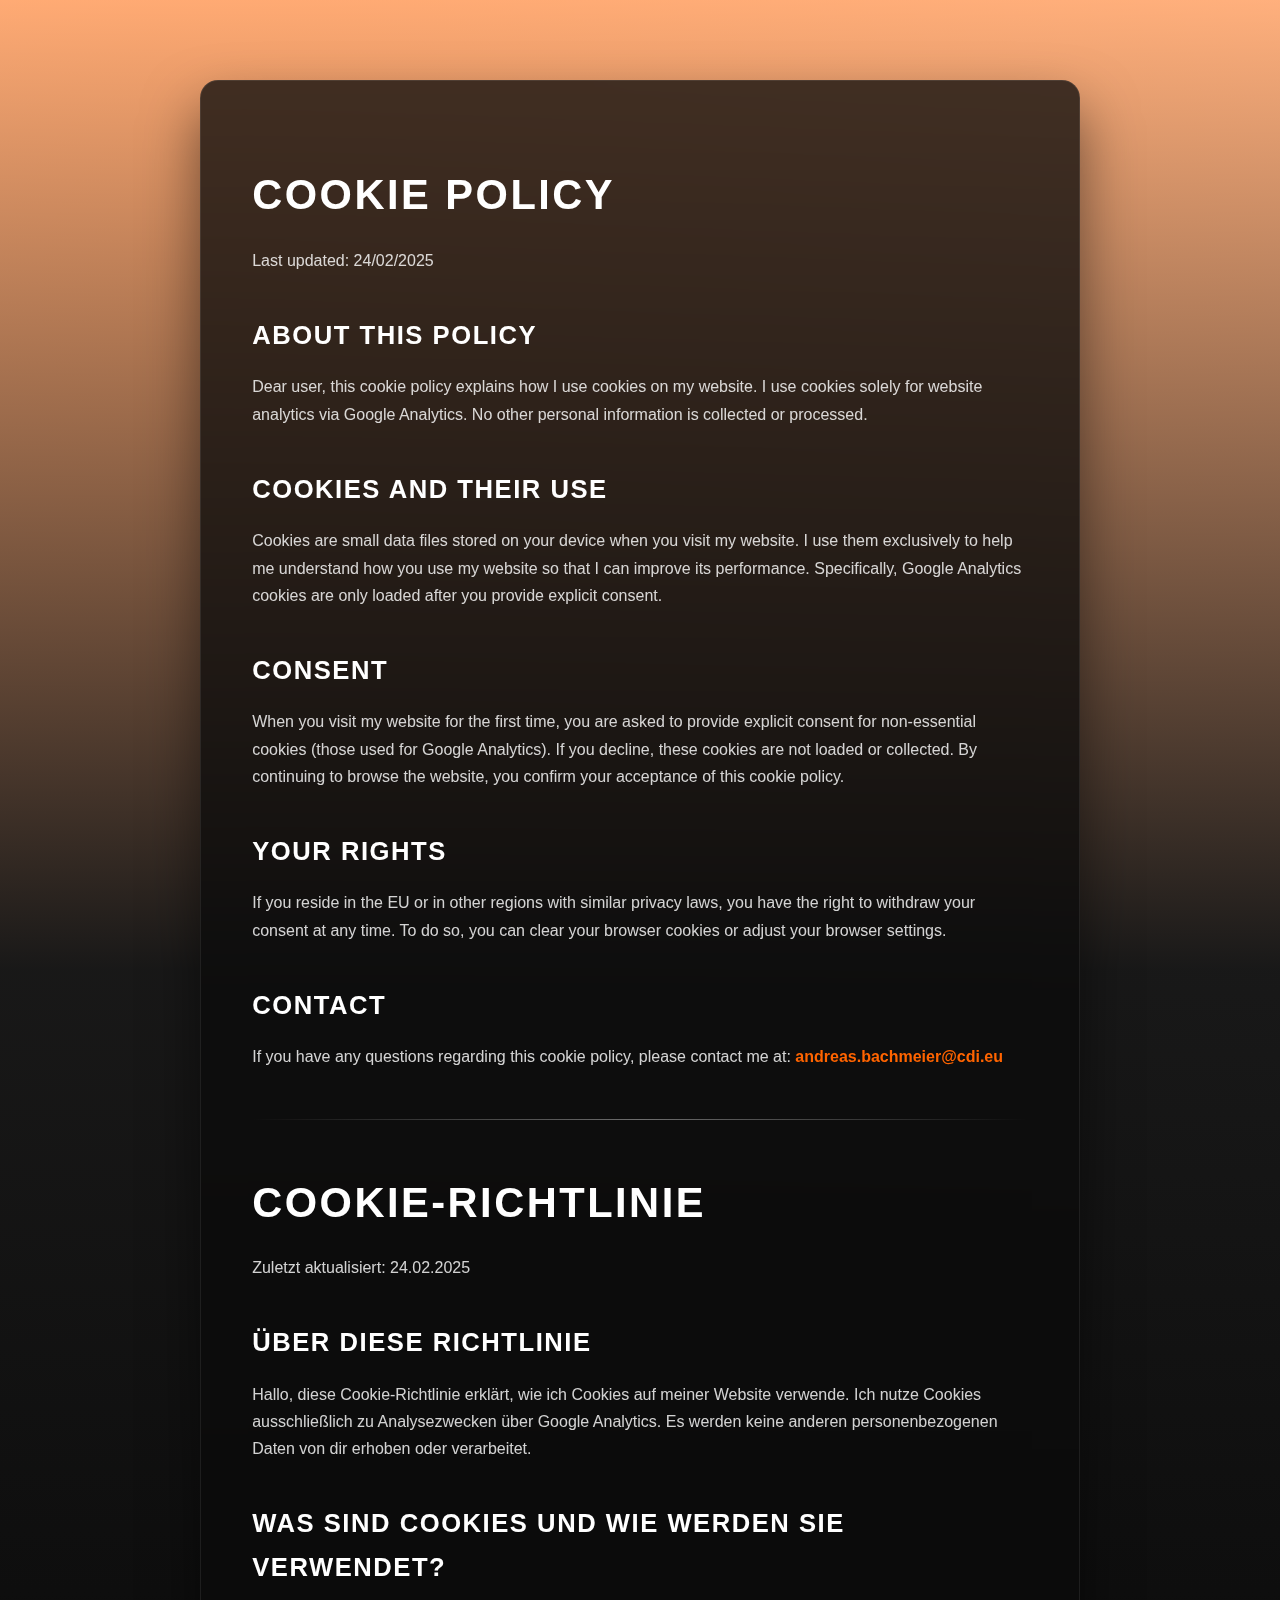
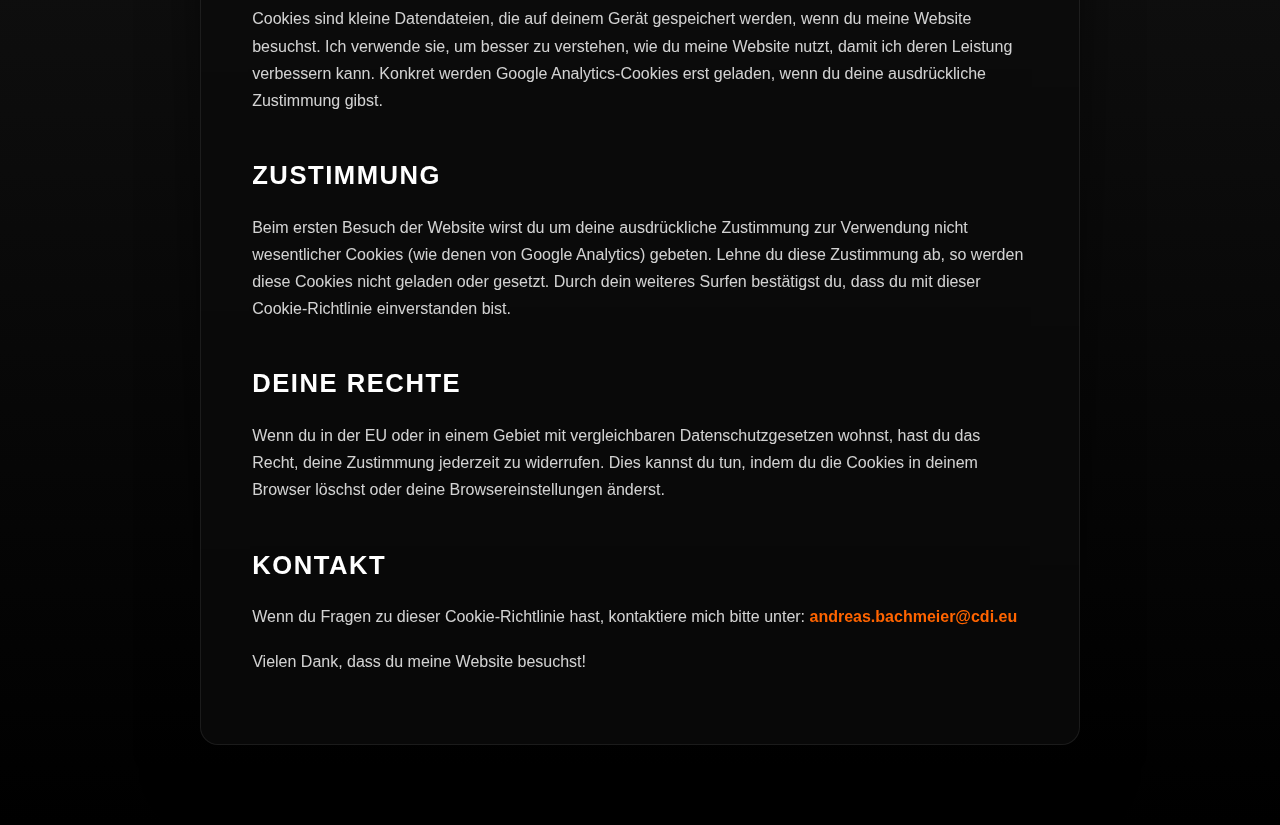
<file: cookie-policy.html>
<!DOCTYPE html>
<html lang="en">
<head>
  <meta charset="UTF-8">
  <meta name="viewport" content="width=device-width, initial-scale=1.0">
  <title>Cookie Policy</title>
  <link rel="stylesheet" href="CSS/Styles_Policy.css" />
  <link rel="apple-touch-icon" sizes="180x180" href="Favicon/apple-touch-icon.png">
  <link rel="icon" type="image/png" sizes="32x32" href="Favicon/favicon-32x32.png">
  <link rel="icon" type="image/png" sizes="16x16" href="Favicon/favicon-16x16.png">
</head>
<body>
  <main>
    <!-- English Version -->
    <h1>Cookie Policy</h1>
    <p>Last updated: 24/02/2025</p>
    
    <h2>About This Policy</h2>
    <p>
      Dear user, this cookie policy explains how I use cookies on my website. I use cookies solely for website analytics via Google Analytics. No other personal information is collected or processed.
    </p>
    
    <h2>Cookies and Their Use</h2>
    <p>
      Cookies are small data files stored on your device when you visit my website. I use them exclusively to help me understand how you use my website so that I can improve its performance. Specifically, Google Analytics cookies are only loaded after you provide explicit consent.
    </p>
    
    <h2>Consent</h2>
    <p>
      When you visit my website for the first time, you are asked to provide explicit consent for non‑essential cookies (those used for Google Analytics). If you decline, these cookies are not loaded or collected. By continuing to browse the website, you confirm your acceptance of this cookie policy.
    </p>
    
    <h2>Your Rights</h2>
    <p>
      If you reside in the EU or in other regions with similar privacy laws, you have the right to withdraw your consent at any time. To do so, you can clear your browser cookies or adjust your browser settings.
    </p>
    
    <h2>Contact</h2>
    <p>
      If you have any questions regarding this cookie policy, please contact me at: <a href="mailto:andreas.bachmeier@cdi.eu">andreas.bachmeier@cdi.eu</a>
    </p>
    
    <hr>
    
    <!-- German Version (using "ich" and "du") -->
    <h1>Cookie-Richtlinie</h1>
    <p>Zuletzt aktualisiert: 24.02.2025</p>
    
    <h2>Über diese Richtlinie</h2>
    <p>
      Hallo, diese Cookie-Richtlinie erklärt, wie ich Cookies auf meiner Website verwende. Ich nutze Cookies ausschließlich zu Analysezwecken über Google Analytics. Es werden keine anderen personenbezogenen Daten von dir erhoben oder verarbeitet.
    </p>
    
    <h2>Was sind Cookies und wie werden sie verwendet?</h2>
    <p>
      Cookies sind kleine Datendateien, die auf deinem Gerät gespeichert werden, wenn du meine Website besuchst. Ich verwende sie, um besser zu verstehen, wie du meine Website nutzt, damit ich deren Leistung verbessern kann. Konkret werden Google Analytics-Cookies erst geladen, wenn du deine ausdrückliche Zustimmung gibst.
    </p>
    
    <h2>Zustimmung</h2>
    <p>
      Beim ersten Besuch der Website wirst du um deine ausdrückliche Zustimmung zur Verwendung nicht wesentlicher Cookies (wie denen von Google Analytics) gebeten. Lehne du diese Zustimmung ab, so werden diese Cookies nicht geladen oder gesetzt. Durch dein weiteres Surfen bestätigst du, dass du mit dieser Cookie-Richtlinie einverstanden bist.
    </p>
    
    <h2>Deine Rechte</h2>
    <p>
      Wenn du in der EU oder in einem Gebiet mit vergleichbaren Datenschutzgesetzen wohnst, hast du das Recht, deine Zustimmung jederzeit zu widerrufen. Dies kannst du tun, indem du die Cookies in deinem Browser löschst oder deine Browsereinstellungen änderst.
    </p>
    
    <h2>Kontakt</h2>
    <p>
      Wenn du Fragen zu dieser Cookie-Richtlinie hast, kontaktiere mich bitte unter: <a href="mailto:andreas.bachmeier@cdi.eu">andreas.bachmeier@cdi.eu</a>
    </p>
    
    <p>Vielen Dank, dass du meine Website besuchst!</p>
  </main>
</body>
</html>
</file>
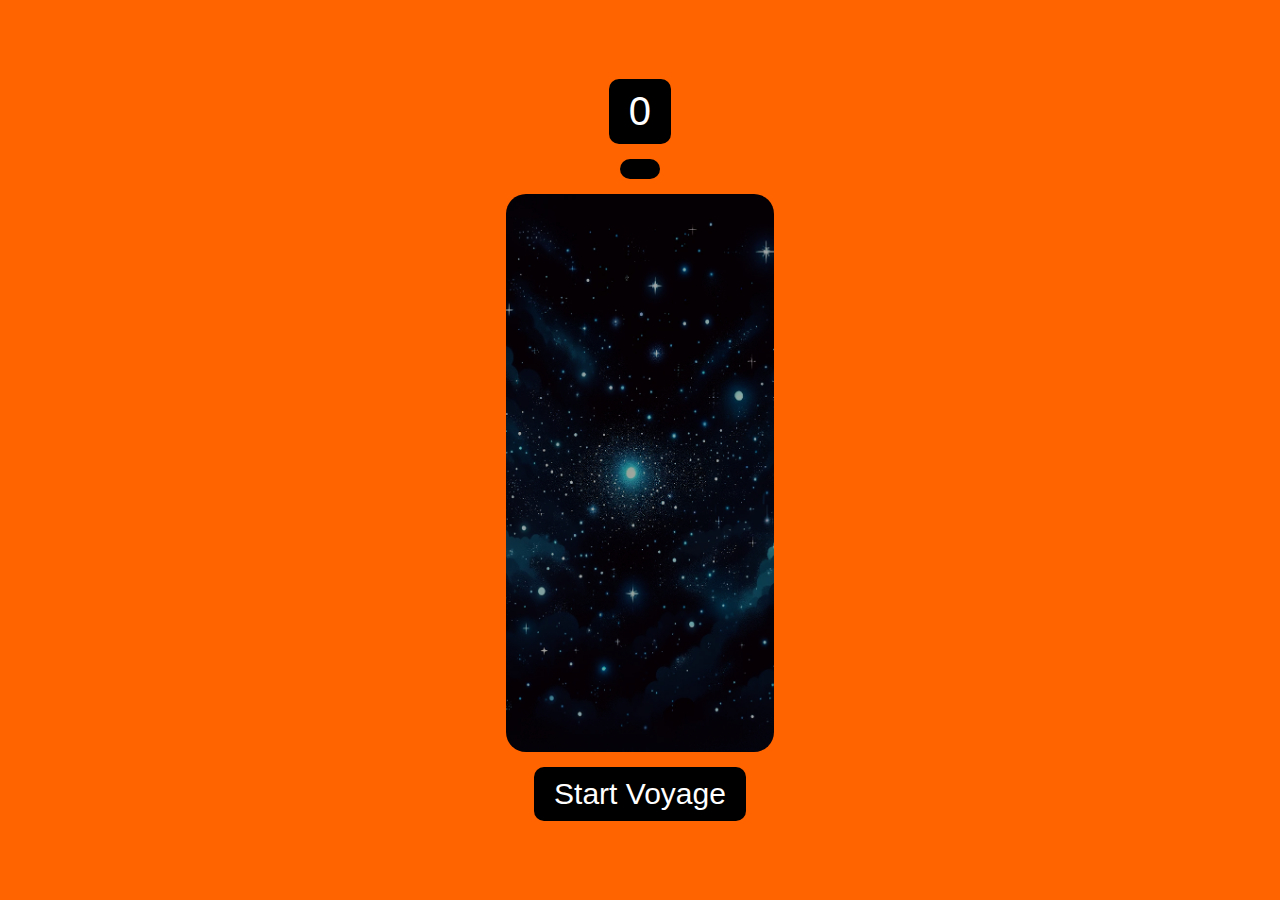
<file: CosmicVoyage.html>
<!DOCTYPE html>
<html lang="en">
<head>
    <meta charset="UTF-8">
    <meta name="viewport" content="width=device-width, initial-scale=1.0">
    <title>Cosmic Vogager</title>
    <link rel="stylesheet" href="CSS/CosmicVoyage.css">
    <link rel="apple-touch-icon" sizes="180x180" href="Favicon/apple-touch-icon.png">
    <link rel="icon" type="image/png" sizes="32x32" href="Favicon/favicon-32x32.png">
    <link rel="icon" type="image/png" sizes="16x16" href="Favicon/favicon-16x16.png">
</head>
<body>
    <div id="gameContainer">
        <div id="scoreContainer">  <span id="score">0</span></div>
        <div id="instructionText"></div>

        <div id="gameArea">
            <div id="astronaut"></div>
            <!-- Obstacles will be added here by JS -->
        </div>
        <div id="gameOverScreen" class="hidden">
            <p id="finalScore">Game Over - Score: </p>
            
          </div>
        <button id="startButton">Start Voyage</button>
    </div>
    
    <script src="JS/CosmicVoyage.js"></script>
</body>
</html>
</file>
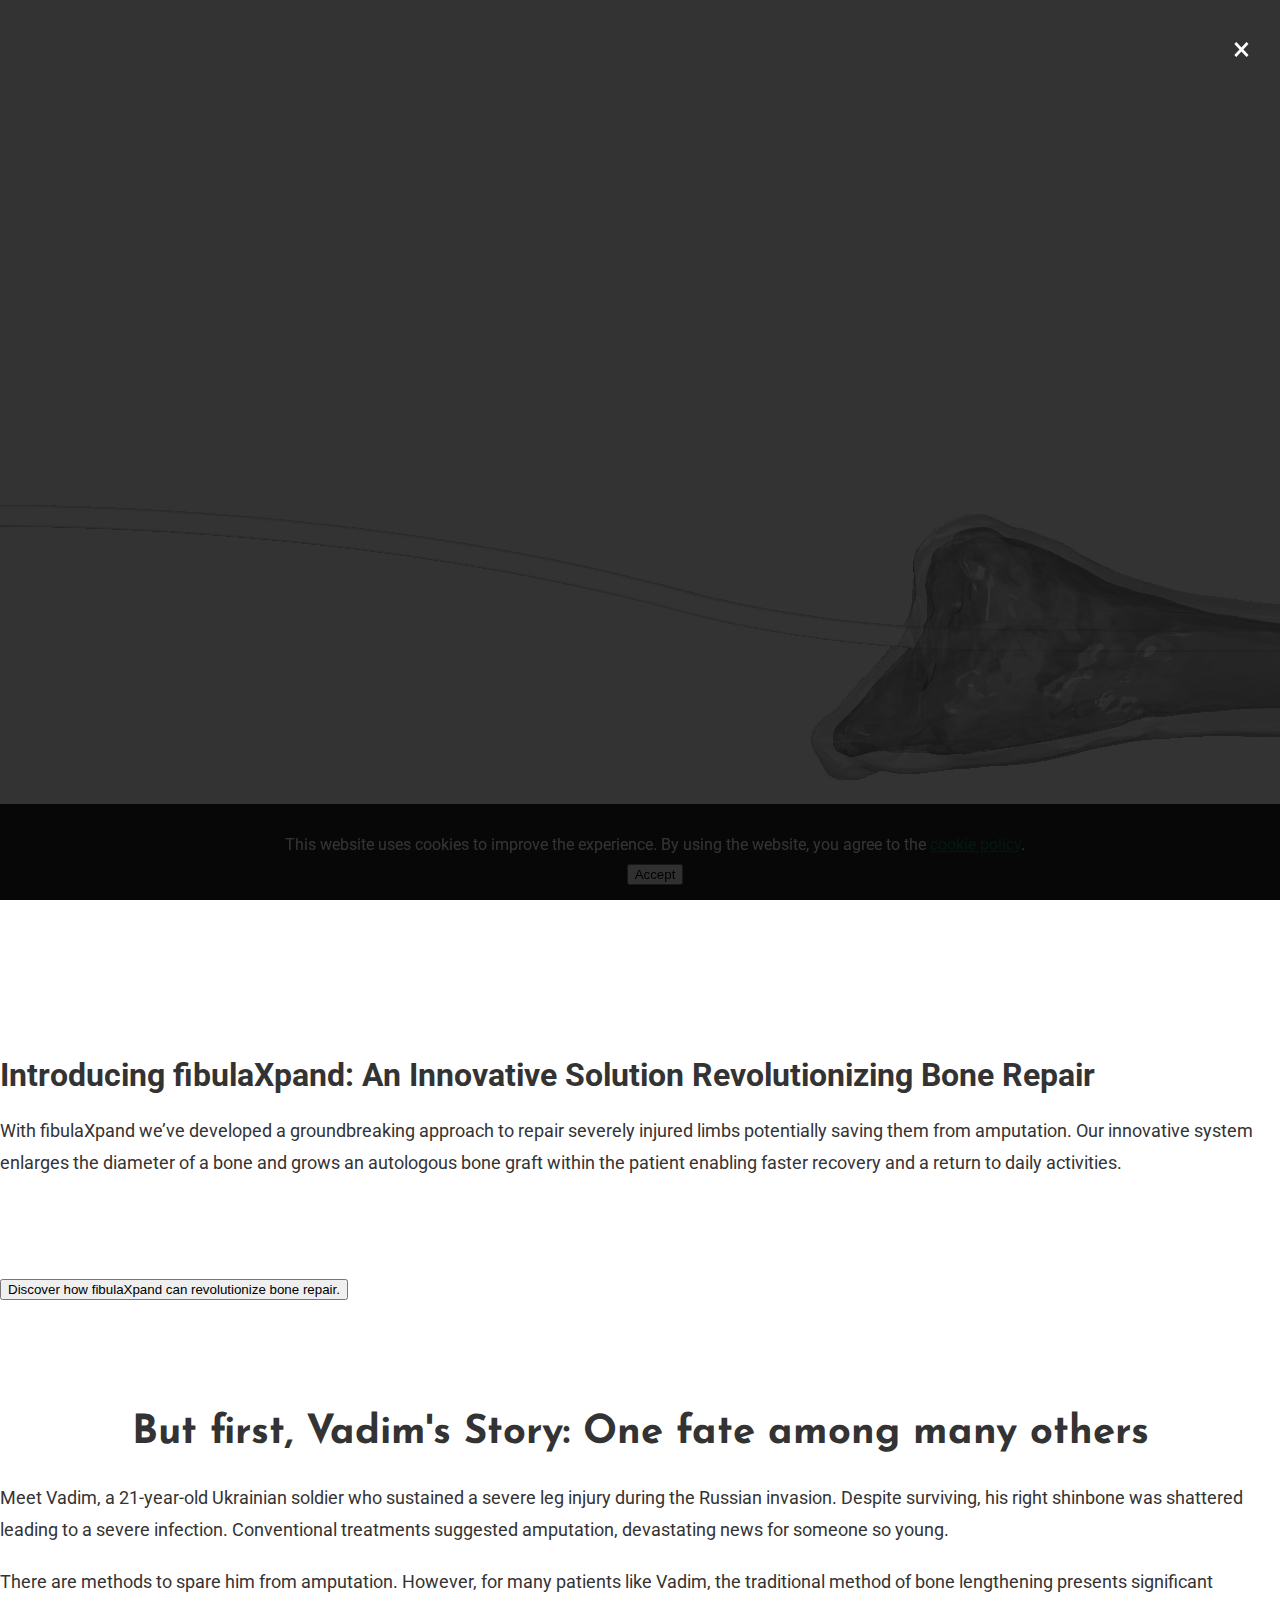
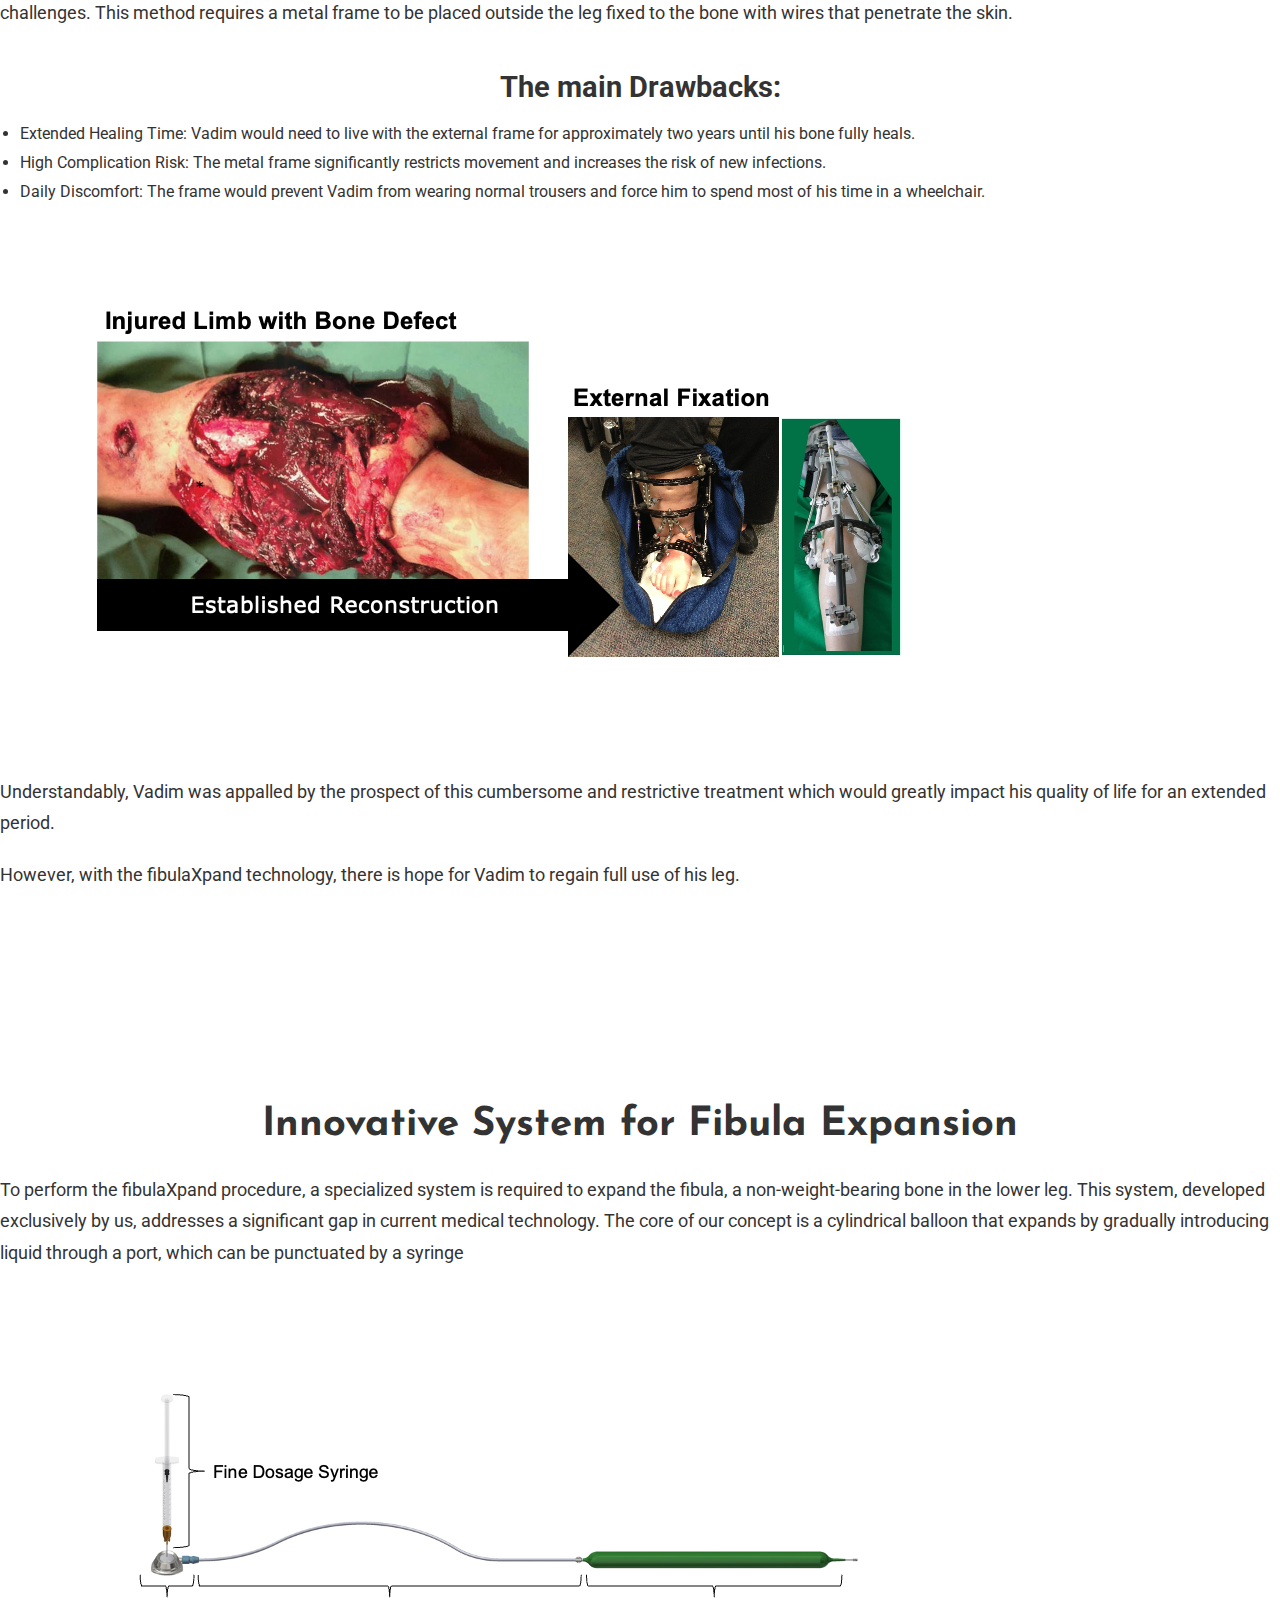
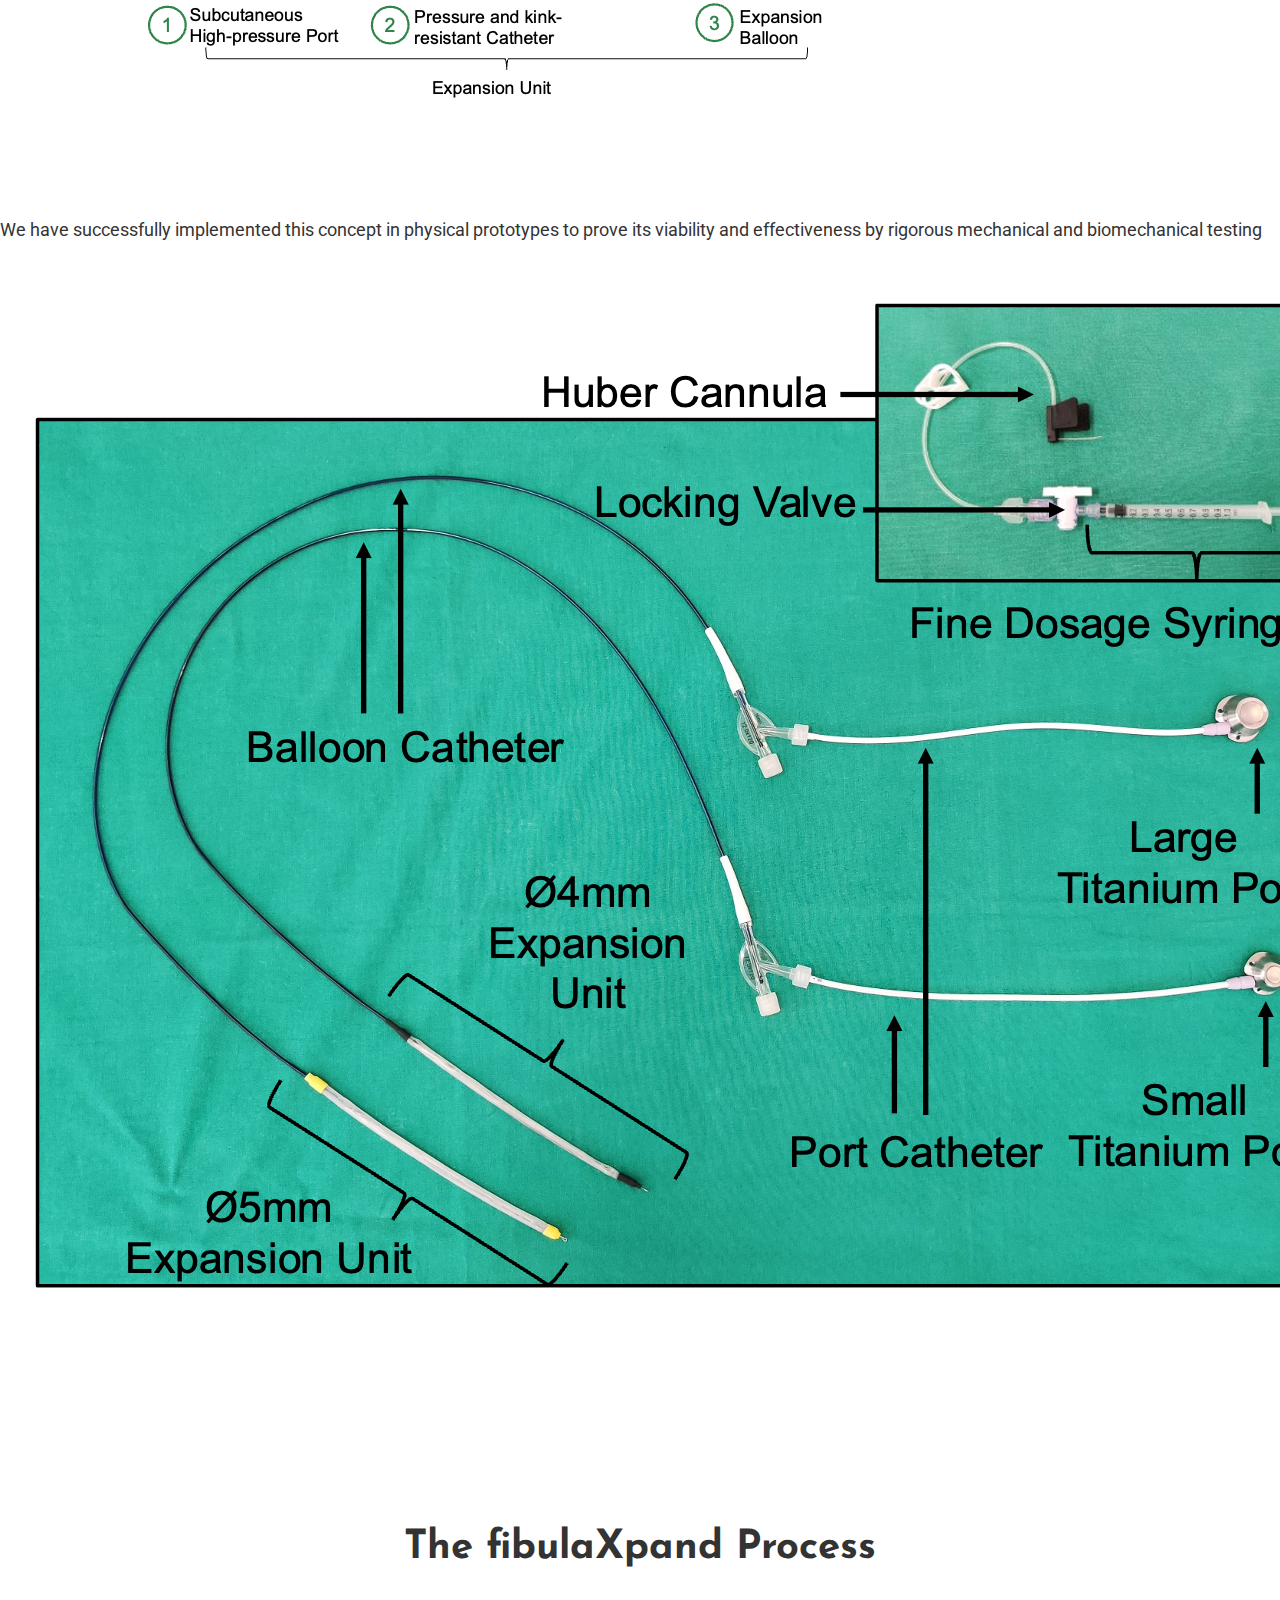
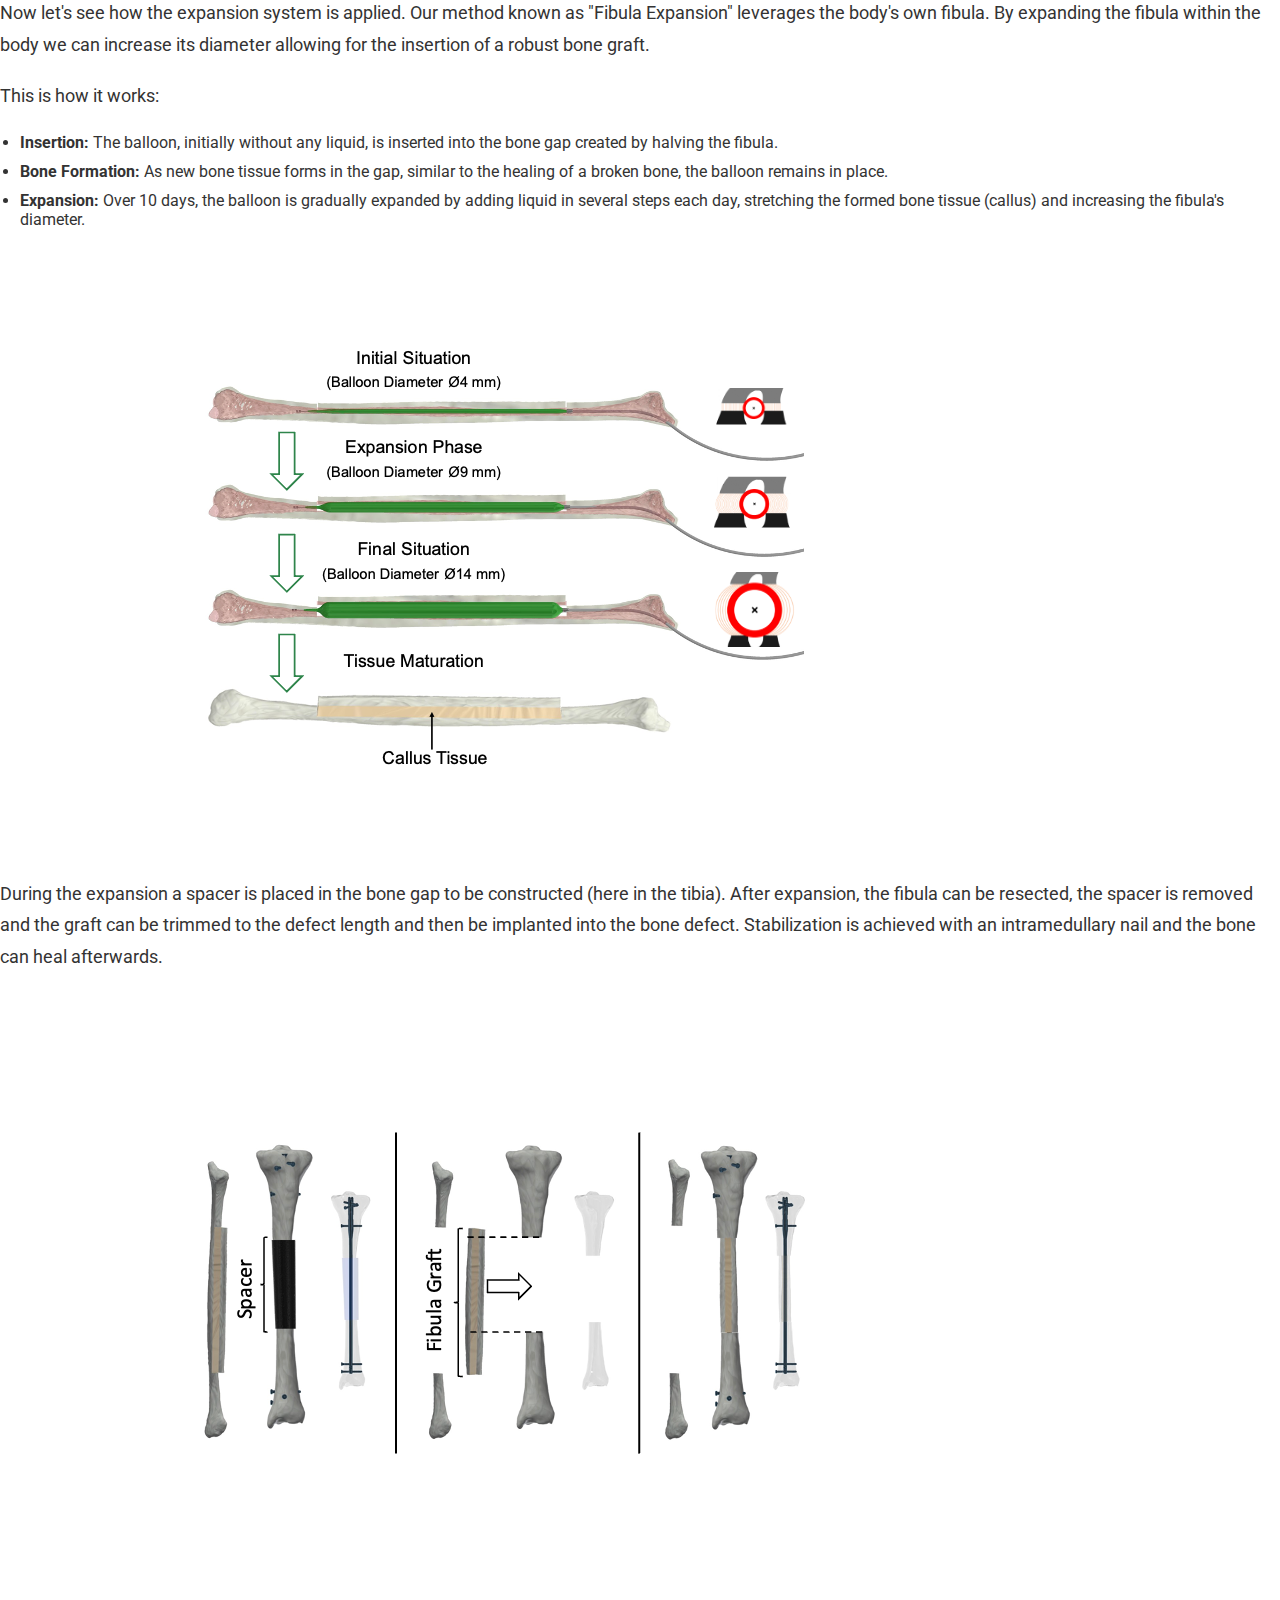
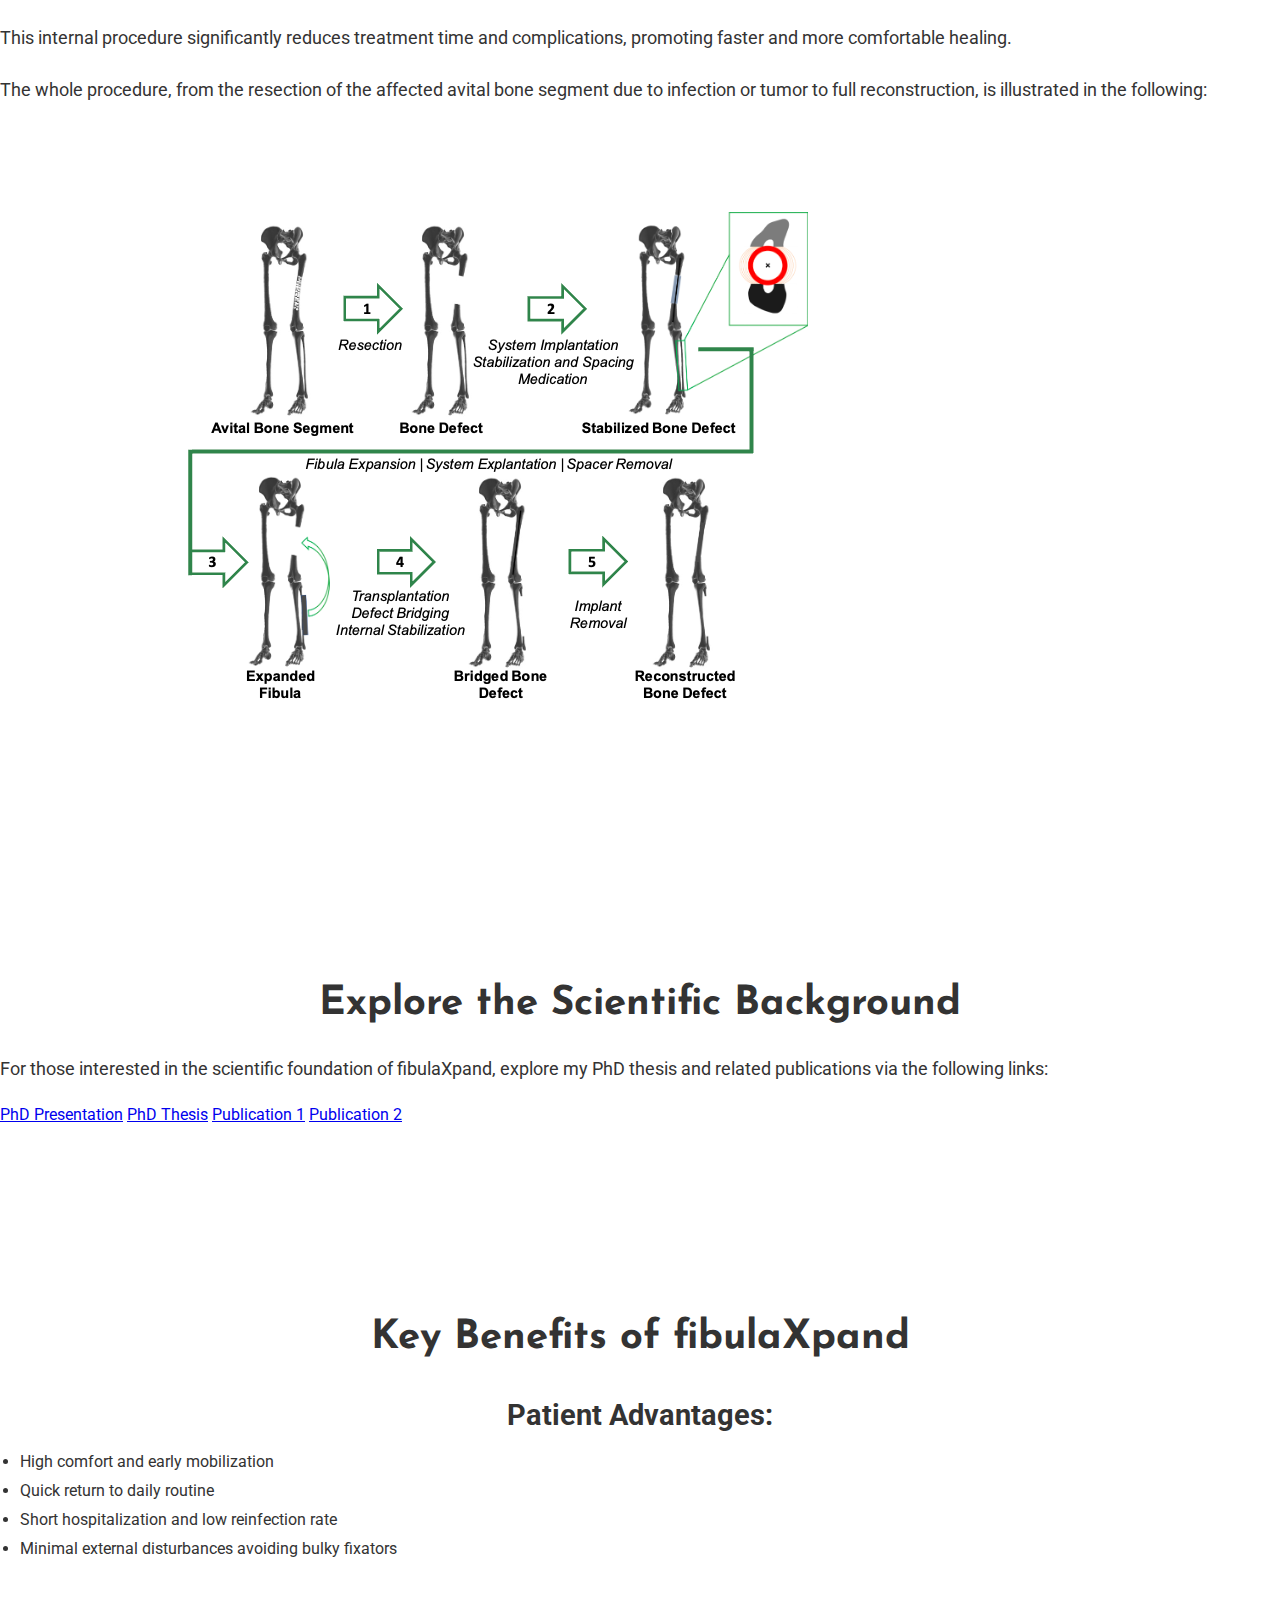
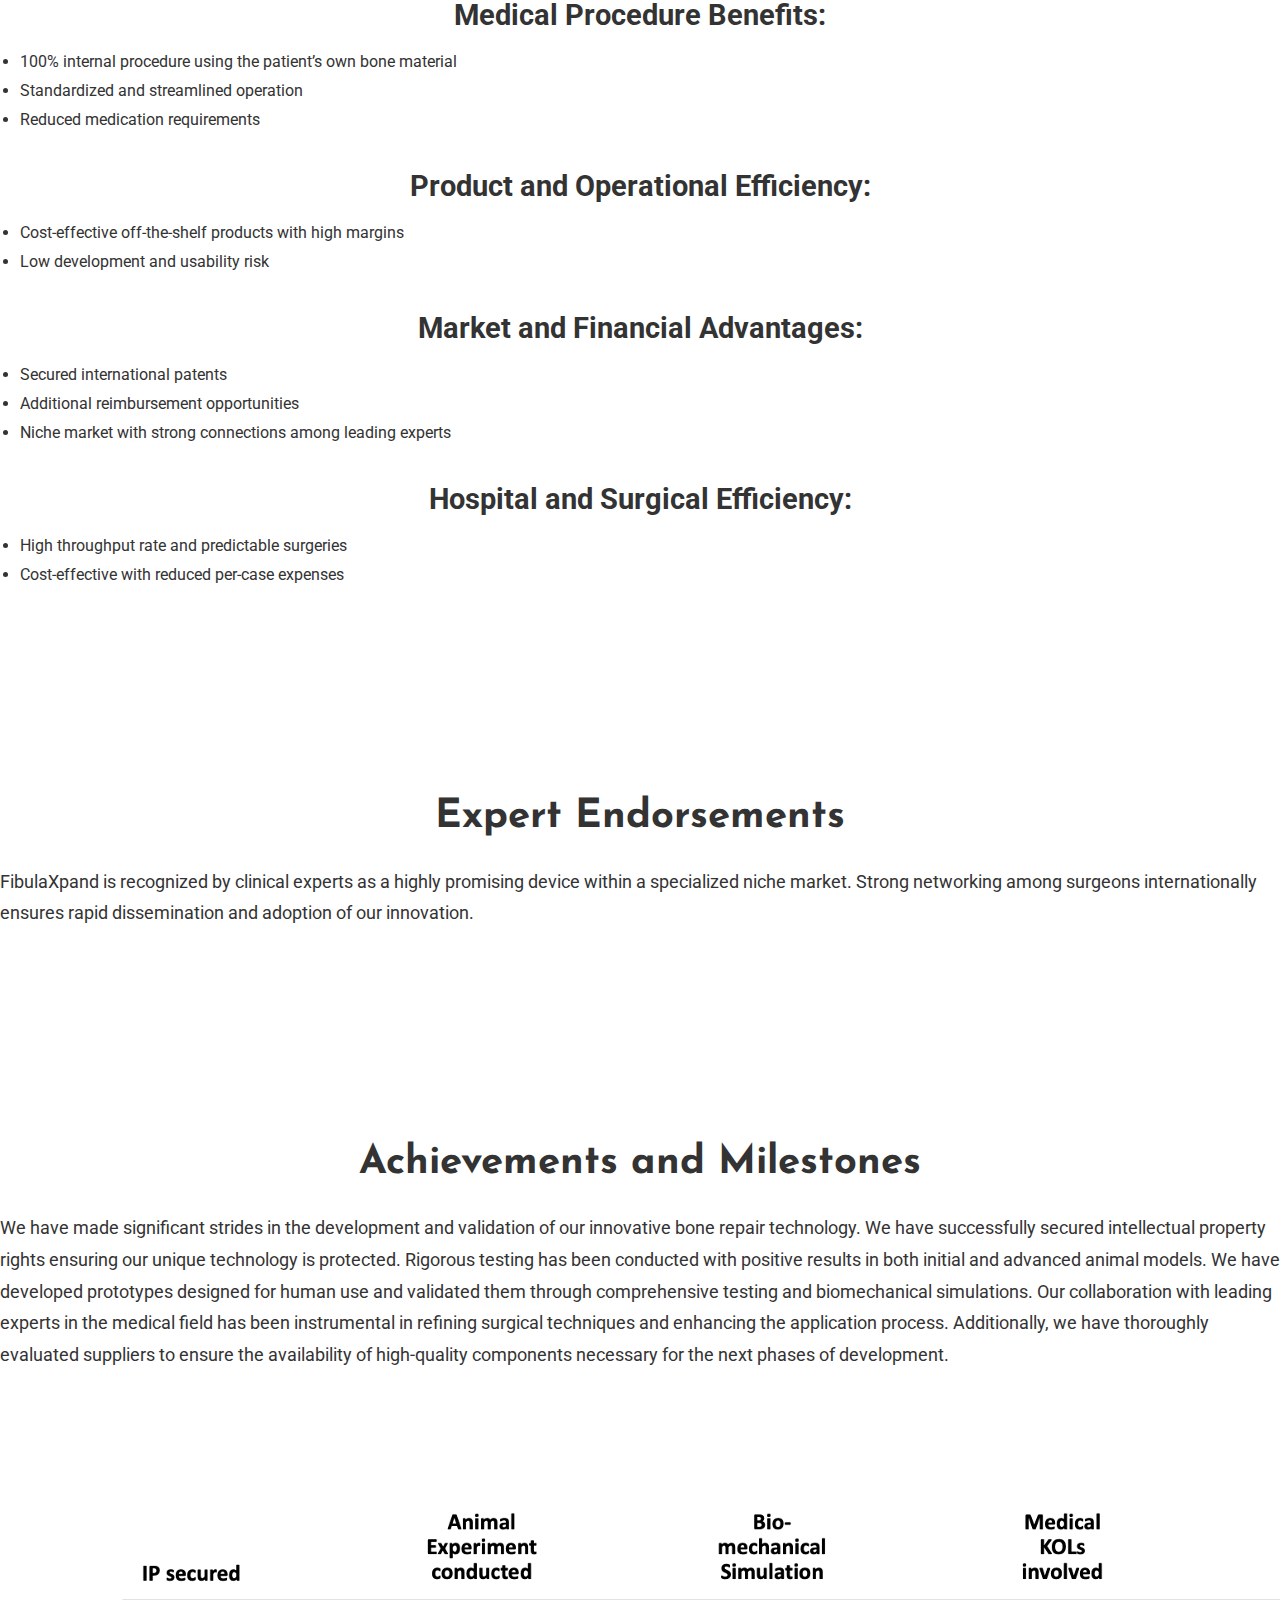
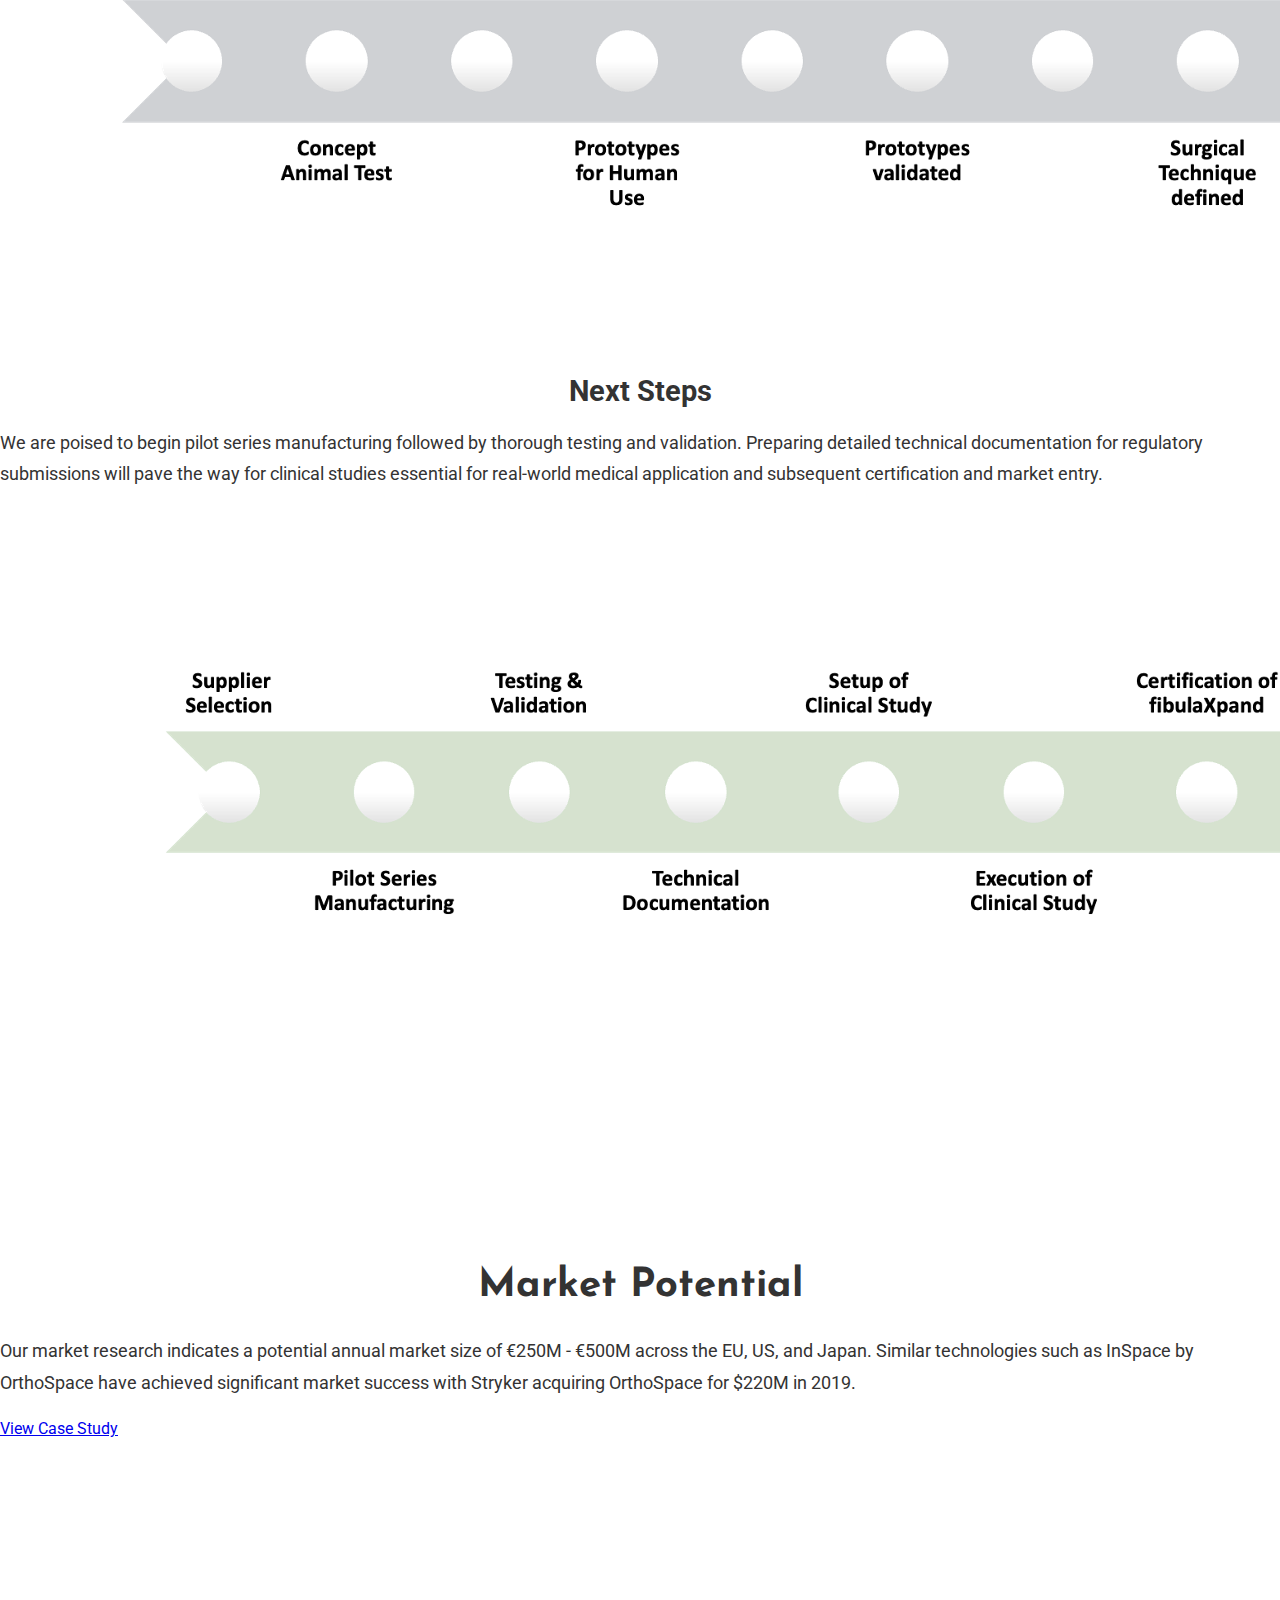
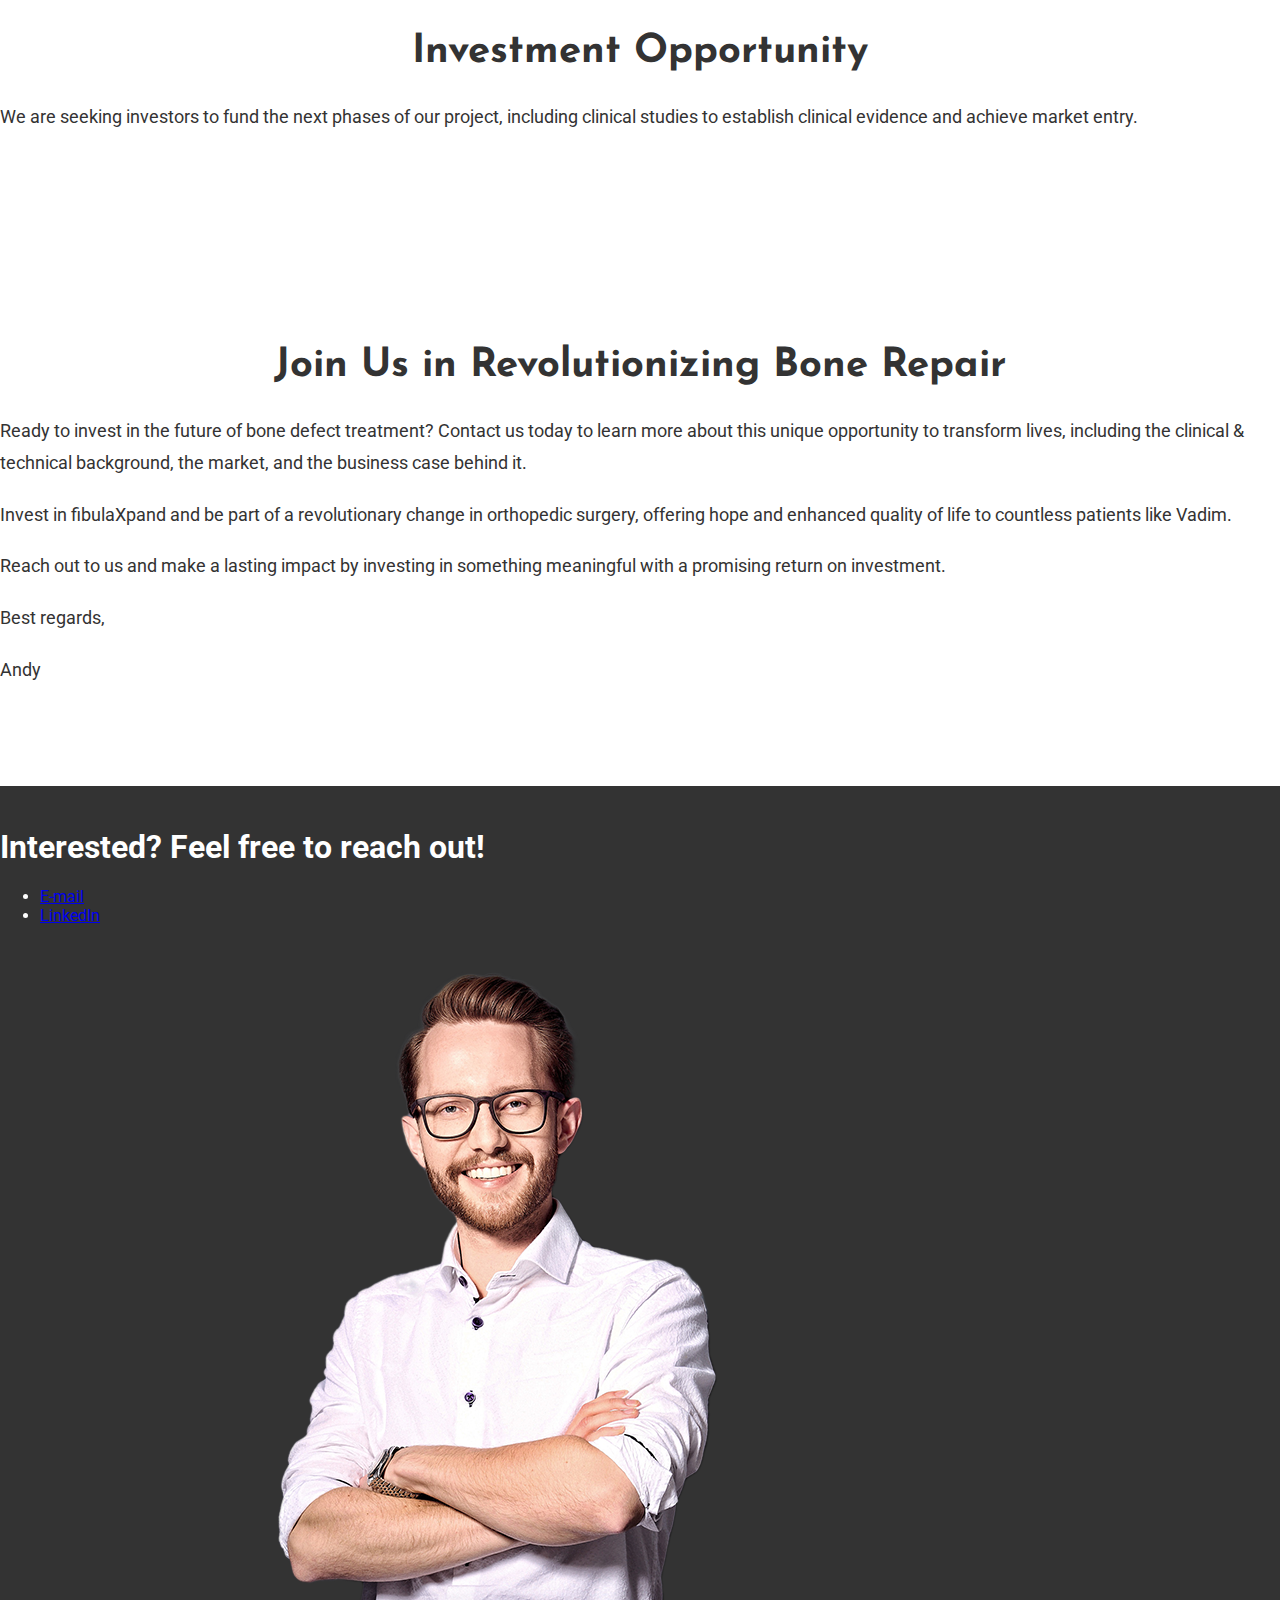
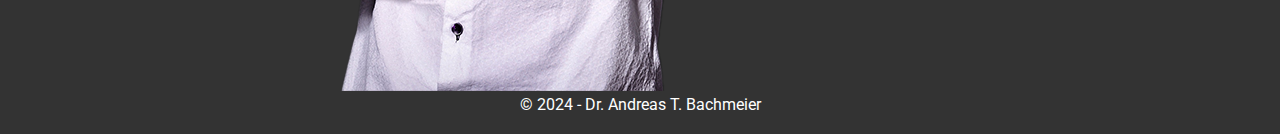
<file: fibulaXpand.html>
<!DOCTYPE html>
<html lang="en">
<head>
    <meta charset="UTF-8">
    <meta name="viewport" content="width=device-width, initial-scale=1.0">
    <meta name="keywords" content="FibulaXpand, Bone repair, Bone graft, Limb salvage, Innovative bone repair, Orthopedic surgery, Bone expansion, Medical technology, Bone healing, Innovative bone reconstruction, Bone graft technology, Bone defect treatment, Limb amputation alternative, Attractive investment opportunity, Medical device innovation, Fast patient recovery, Intramedullary nail stabilization, Bone lengthening, Autologous bone graft, Bone healing process, Medical advancements, Limb injury treatment">
    <meta name="author" content="Andreas Thomas Bachmeier">
    <meta name="description" content="Website to describe fibulaXpand and its business potential">
    <title>FibulaXpand</title>
    <link rel="preconnect" href="https://fonts.googleapis.com" />
    <link rel="preconnect" href="https://fonts.gstatic.com" crossorigin />
    <link href="https://fonts.googleapis.com/css2?family=Josefin+Sans:wght@700&family=Roboto:wght@500&display=swap" rel="stylesheet" />
    <link rel="stylesheet" href="CSS/fibulaXpand.css">
    <link rel="apple-touch-icon" sizes="180x180" href="Favicon/apple-touch-icon.png">
    <link rel="icon" type="image/png" sizes="32x32" href="Favicon/favicon-32x32.png">
    <link rel="icon" type="image/png" sizes="16x16" href="Favicon/favicon-16x16.png">
    <link rel="manifest" href="Favicon/site.webmanifest">
    <meta name="msapplication-TileColor" content="#da532c" />
    <meta name="theme-color" content="#ffffff" />
</head>
<body>
    <div id="cookieBanner" class="cookie-banner">
        <div class="content">
        <p>This website uses cookies to improve the experience. By using the website, you agree to the <a href="cookie-policy.html">cookie policy</a>.</p>
        <button id="acceptCookies" class="btn-accept">Accept</button>
        </div>
    </div>
    <!-- Modal HTML -->
    <div id="myModal" class="modal">
        <span class="close">&times;</span>
        <img class="modal-content" id="img01">
        <div id="caption"></div>
    </div>

    <!-- Header Banner -->
    <header id="banner" class="banner">
        <div class="banner-content">
            <img src="Images/Logo_fibulaXpand.jpg" alt="Logo of fibulaXpand" class="logo" id="logo">
        </div>
    </header>

    <main>
        <div class="content-wrapper section visible">
            <!-- Intro -->
            <h1>Introducing fibulaXpand: An Innovative Solution Revolutionizing Bone Repair</h1>
            <p>With fibulaXpand we’ve developed a groundbreaking approach to repair severely injured limbs potentially saving them from amputation. Our innovative system enlarges the diameter of a bone and grows an autologous bone graft within the patient enabling faster recovery and a return to daily activities.</p>
        </div>
        
        <div class="intro-text">
            <button class="btn-discover" id="discoverBtn">Discover how fibulaXpand can revolutionize bone repair.</button>
        </div>
        
        <div id="hiddenSections" class="hidden">
            <div class="content-wrapper section" id="vadimStory">
                <!-- Vadim's Story -->
                <h2>But first, Vadim's Story: One fate among many others</h2>
                <p>Meet Vadim, a 21-year-old Ukrainian soldier who sustained a severe leg injury during the Russian invasion. Despite surviving, his right shinbone was shattered leading to a severe infection. Conventional treatments suggested amputation, devastating news for someone so young.</p>
                
                <p>There are methods to spare him from amputation. However, for many patients like Vadim, the traditional method of bone lengthening presents significant challenges. This method requires a metal frame to be placed outside the leg fixed to the bone with wires that penetrate the skin.</p>
                
                <h3>The main Drawbacks:</h3>
                <ul>
                    <li>Extended Healing Time: Vadim would need to live with the external frame for approximately two years until his bone fully heals.</li>
                    <li>High Complication Risk: The metal frame significantly restricts movement and increases the risk of new infections.</li>
                    <li>Daily Discomfort: The frame would prevent Vadim from wearing normal trousers and force him to spend most of his time in a wheelchair.</li>
                </ul>
                <div class="image-container left">
                    <a href="Images/established.png" target="_blank"><img src="Images/established.png" alt="Established method for bone defect reconstruction with external system"></a>
                </div>
                <p>Understandably, Vadim was appalled by the prospect of this cumbersome and restrictive treatment which would greatly impact his quality of life for an extended period.</p>
                <p>However, with the fibulaXpand technology, there is hope for Vadim to regain full use of his leg.</p>
            </div>

            <div class="content-wrapper section">
                <!-- Innovative System -->
                <h2>Innovative System for Fibula Expansion</h2>
                <p>To perform the fibulaXpand procedure, a specialized system is required to expand the fibula, a non-weight-bearing bone in the lower leg. This system, developed exclusively by us, addresses a significant gap in current medical technology. The core of our concept is a cylindrical balloon that expands by gradually introducing liquid through a port, which can be punctuated by a syringe</p>
                
                <div class="image-container left">
                    <a href="Images/4_concept.png" target="_blank"><img src="Images/4_concept.png" alt="Concept of FibulaXpand system"></a>
                </div>

                <p>We have successfully implemented this concept in physical prototypes to prove its viability and effectiveness by rigorous mechanical and biomechanical testing</p>
                <div class="image-container right">
                    <a href="Images/5_physical_prototypes.png" target="_blank"><img src="Images/5_physical_prototypes.png" alt="Prototypes of FibulaXpand system"></a>
                </div>
            </div>

            <div class="content-wrapper section">
                <!-- FibulaXpand Process -->
                <h2>The fibulaXpand Process</h2>
                <p>Now let's see how the expansion system is applied. Our method known as "Fibula Expansion" leverages the body's own fibula. By expanding the fibula within the body we can increase its diameter allowing for the insertion of a robust bone graft.</p>

                <p>This is how it works:
                    <ul>
                        <li><strong>Insertion:</strong> The balloon, initially without any liquid, is inserted into the bone gap created by halving the fibula.</li>
                        <li><strong>Bone Formation:</strong> As new bone tissue forms in the gap, similar to the healing of a broken bone, the balloon remains in place.</li>
                        <li><strong>Expansion:</strong> Over 10 days, the balloon is gradually expanded by adding liquid in several steps each day, stretching the formed bone tissue (callus) and increasing the fibula's diameter.</li>
                    </ul>
                <div class="image-container right">
                    <a href="Images/2_expansionfibula.png" target="_blank"><img src="Images/2_expansionfibula.png" alt="Expansion of the fibula"></a>
                </div>
                <p>During the expansion a spacer is placed in the bone gap to be constructed (here in the tibia). After expansion, the fibula can be resected, the spacer is removed and the graft can be trimmed to the defect length and then be implanted into the bone defect. Stabilization is achieved with an intramedullary nail and the bone can heal afterwards.</p>
                <div class="image-container left">
                    <a href="Images/3_transplantation.png" target="_blank"><img src="Images/3_transplantation.png" alt="transplantation of the fibula"></a>
                </div>
                <p>This internal procedure significantly reduces treatment time and complications, promoting faster and more comfortable healing.</p>
                <p>The whole procedure, from the resection of the affected avital bone segment due to infection or tumor to full reconstruction,  is illustrated in the following:</p>
                <div class="image-container right">
                    <a href="Images/1_operativetechnique.png" target="_blank"><img src="Images/1_operativetechnique.png" alt="Complete process to reconstruct a bone defect with fibula expansion"></a>
                </div>
            </div>

            <div class="content-wrapper section">
                <!-- Science -->
                <h2>Explore the Scientific Background</h2>
                <p>For those interested in the scientific foundation of fibulaXpand, explore my PhD thesis and related publications via the following links:</p>
                <div class="btn-container">
                    <a href="Files/Presentation_Results_PhD_Thesis_Bachmeier.pdf" class="btn-scientific">PhD Presentation</a>
                    <a href="https://edoc.ub.uni-muenchen.de/29033/" class="btn-scientific">PhD Thesis</a>
                    <a href="https://www.sciencedirect.com/science/article/abs/pii/S1751616122000571?via%3Dihub" class="btn-scientific">Publication 1</a>
                    <a href="https://www.sciencedirect.com/science/article/abs/pii/S0940960220302004?via%3Dihub" class="btn-scientific">Publication 2</a>
                </div>
            </div>

            <div class="content-wrapper section">
                <!-- Key Benefits -->
                <h2>Key Benefits of fibulaXpand</h2>
                <div class="key-benefits">
                    <div>
                        <h3>Patient Advantages:</h3>
                        <ul>
                            <li>High comfort and early mobilization</li>
                            <li>Quick return to daily routine</li>
                            <li>Short hospitalization and low reinfection rate</li>
                            <li>Minimal external disturbances avoiding bulky fixators</li>
                        </ul>
                    </div>
                    <div>
                        <h3>Medical Procedure Benefits:</h3>
                        <ul>
                            <li>100% internal procedure using the patient’s own bone material</li>
                            <li>Standardized and streamlined operation</li>
                            <li>Reduced medication requirements</li>
                        </ul>
                    </div>
                    <div>
                        <h3>Product and Operational Efficiency:</h3>
                        <ul>
                            <li>Cost-effective off-the-shelf products with high margins</li>
                            <li>Low development and usability risk</li>
                        </ul>
                    </div>
                    <div>
                        <h3>Market and Financial Advantages:</h3>
                        <ul>
                            <li>Secured international patents</li>
                            <li>Additional reimbursement opportunities</li>
                            <li>Niche market with strong connections among leading experts</li>
                        </ul>
                    </div>
                    <div>
                        <h3>Hospital and Surgical Efficiency:</h3>
                        <ul>
                            <li>High throughput rate and predictable surgeries</li>
                            <li>Cost-effective with reduced per-case expenses</li>
                        </ul>
                    </div>
                </div>
            </div>
            

            <div class="content-wrapper section">
                <!-- Expert Endorsements -->
                <h2>Expert Endorsements</h2>
                <p>FibulaXpand is recognized by clinical experts as a highly promising device within a specialized niche market. Strong networking among surgeons internationally ensures rapid dissemination and adoption of our innovation.</p>
            </div>

            <div class="content-wrapper section">
                <!-- Achievements and Milestones, Next Steps -->
                <h2>Achievements and Milestones</h2>
                <p>We have made significant strides in the development and validation of our innovative bone repair technology. We have successfully secured intellectual property rights ensuring our unique technology is protected. Rigorous testing has been conducted with positive results in both initial and advanced animal models. We have developed prototypes designed for human use and validated them through comprehensive testing and biomechanical simulations. Our collaboration with leading experts in the medical field has been instrumental in refining surgical techniques and enhancing the application process. Additionally, we have thoroughly evaluated suppliers to ensure the availability of high-quality components necessary for the next phases of development.</p>
                <div class="image-container left">
                    <a href="Images/achieved.png" target="_blank"><img src="Images/achieved.png" alt="Achievements in the project so far"></a>
                </div>

                <h3>Next Steps</h3>
                <p>We are poised to begin pilot series manufacturing followed by thorough testing and validation. Preparing detailed technical documentation for regulatory submissions will pave the way for clinical studies essential for real-world medical application and subsequent certification and market entry.</p>
                <div class="image-container right">
                    <a href="Images/plan.png" target="_blank"><img src="Images/plan.png" alt="Necessary next steps"></a>
                </div>
            </div>

            <div class="content-wrapper-gray section">
                <!-- Market Potential -->
                <h2>Market Potential</h2>
                <p>Our market research indicates a potential annual market size of €250M - €500M across the EU, US, and Japan. Similar technologies such as InSpace by OrthoSpace have achieved significant market success with Stryker acquiring OrthoSpace for $220M in 2019.</p>
                <div class="btn-container">
                    <a href="Files/Acquisition_Orthospace_Stryker_ATBachmeier.pdf" class="btn-scientific">View Case Study</a>
                </div>
            </div>

            <div class="content-wrapper-gray section">
                <!-- Investment Opportunity -->
                <h2>Investment Opportunity</h2>
                <p>We are seeking investors to fund the next phases of our project, including clinical studies to establish clinical evidence and achieve market entry.</p>
            </div>

            <div class="content-wrapper-gray section">
                <!-- Join Us -->
                <h2>Join Us in Revolutionizing Bone Repair</h2>
                <p>Ready to invest in the future of bone defect treatment? Contact us today to learn more about this unique opportunity to transform lives, including the clinical & technical background, the market, and the business case behind it.</p>

                <p>Invest in fibulaXpand and be part of a revolutionary change in orthopedic surgery, offering hope and enhanced quality of life to countless patients like Vadim.</p>

                <p>Reach out to us and make a lasting impact by investing in something meaningful with a promising return on investment.</p>

                <p>Best regards,</p>
                <p>Andy</p>
            </div>


        </div>
    </main>

    <!-- Footer -->
    <footer>
        <h1>Interested? Feel free to reach out!</h1>
        <ul class="contact-list">
          <li><a class="btn-foot" href="mailto:andreas.bachmeier@cdi.eu">E-mail</a></li>
          <li><a class="btn-foot" href="https://www.linkedin.com/in/andreas-t-bachmeier-741a83157/" target="_blank">LinkedIn</a></li>
        </ul>
        
        <div class="image-container centered">
            <a id="footer_pic" href="Images/Bachmeier_Andreas_03_mod3-01_noBack_red.png" target="_blank"><img src="Images/Bachmeier_Andreas_03_mod3-01_noBack_red.png" alt="FibulaXpand system" class="footer-img"></a>
        </div>
        <p id="Imprint">© 2024 - Dr. Andreas T. Bachmeier</p>
    </footer>

    <script src="JS/fibulaXpand.js"></script>
</body>
</html>
</file>
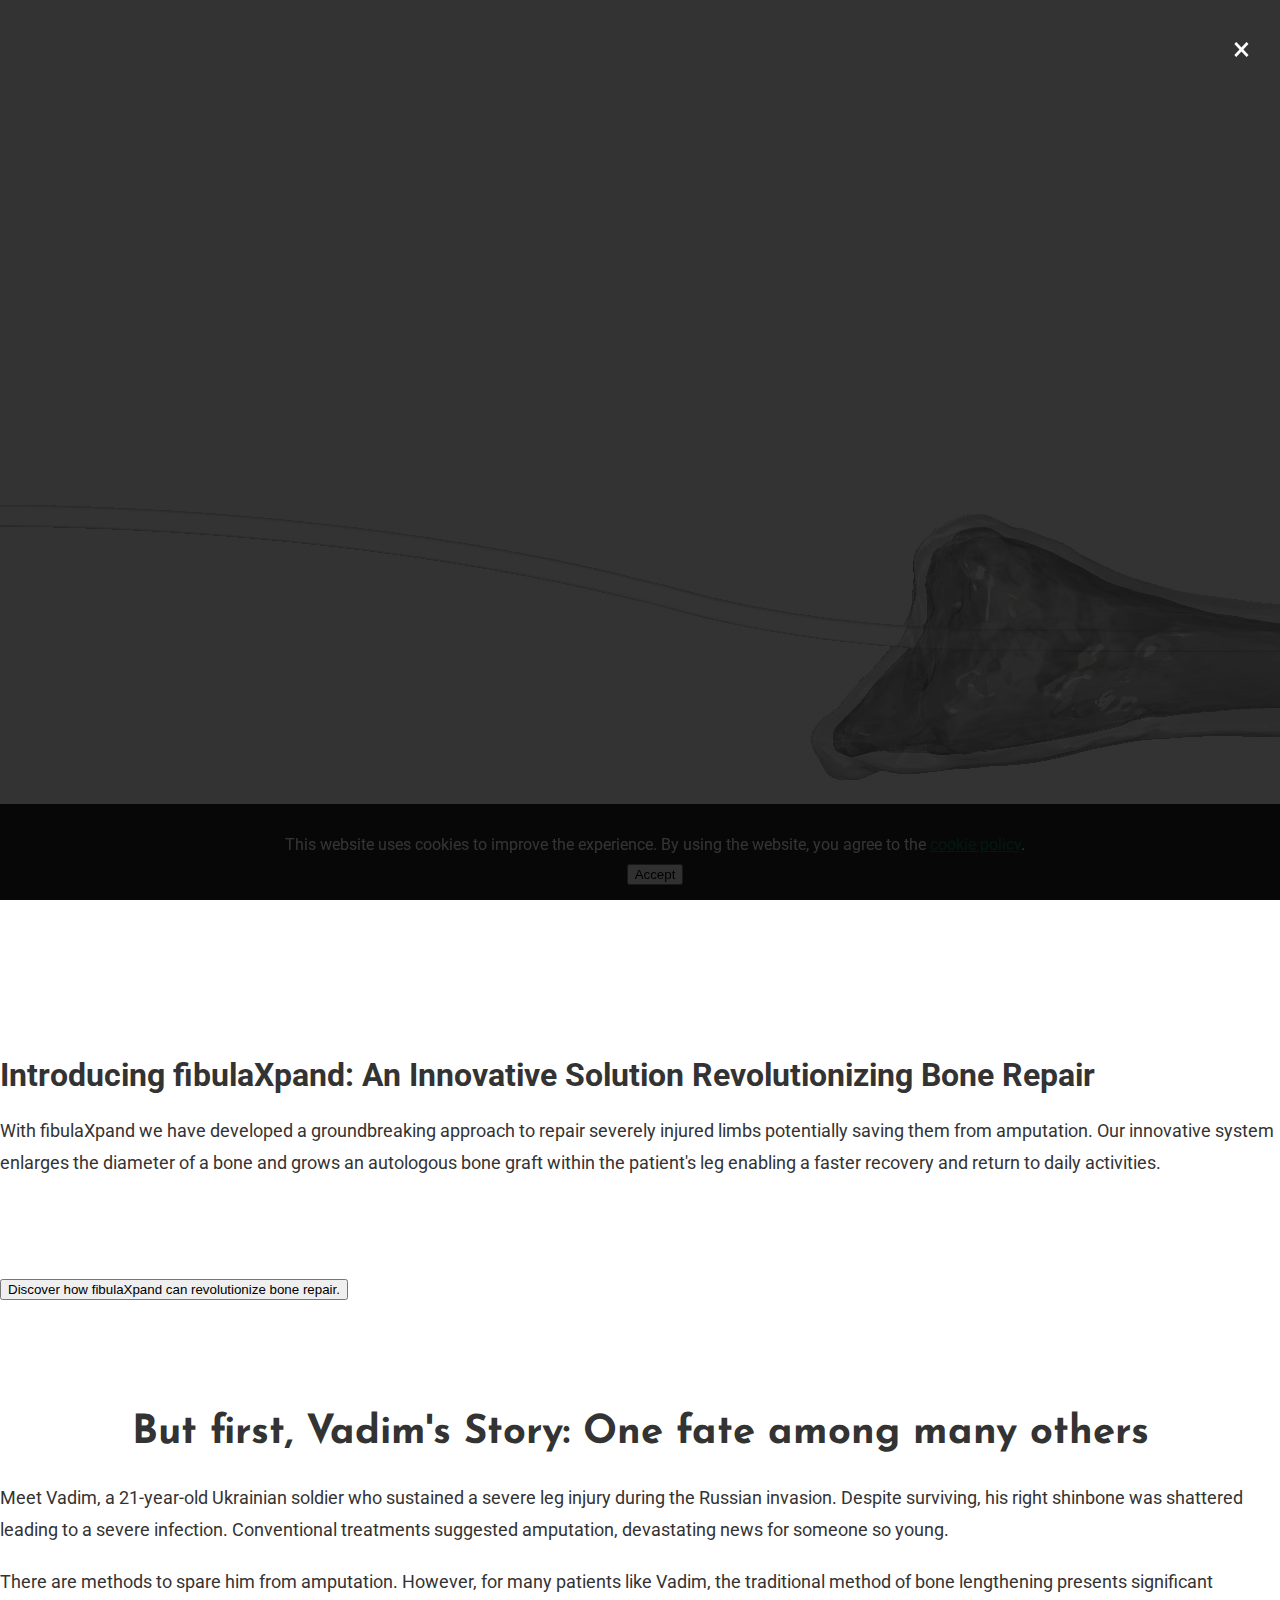
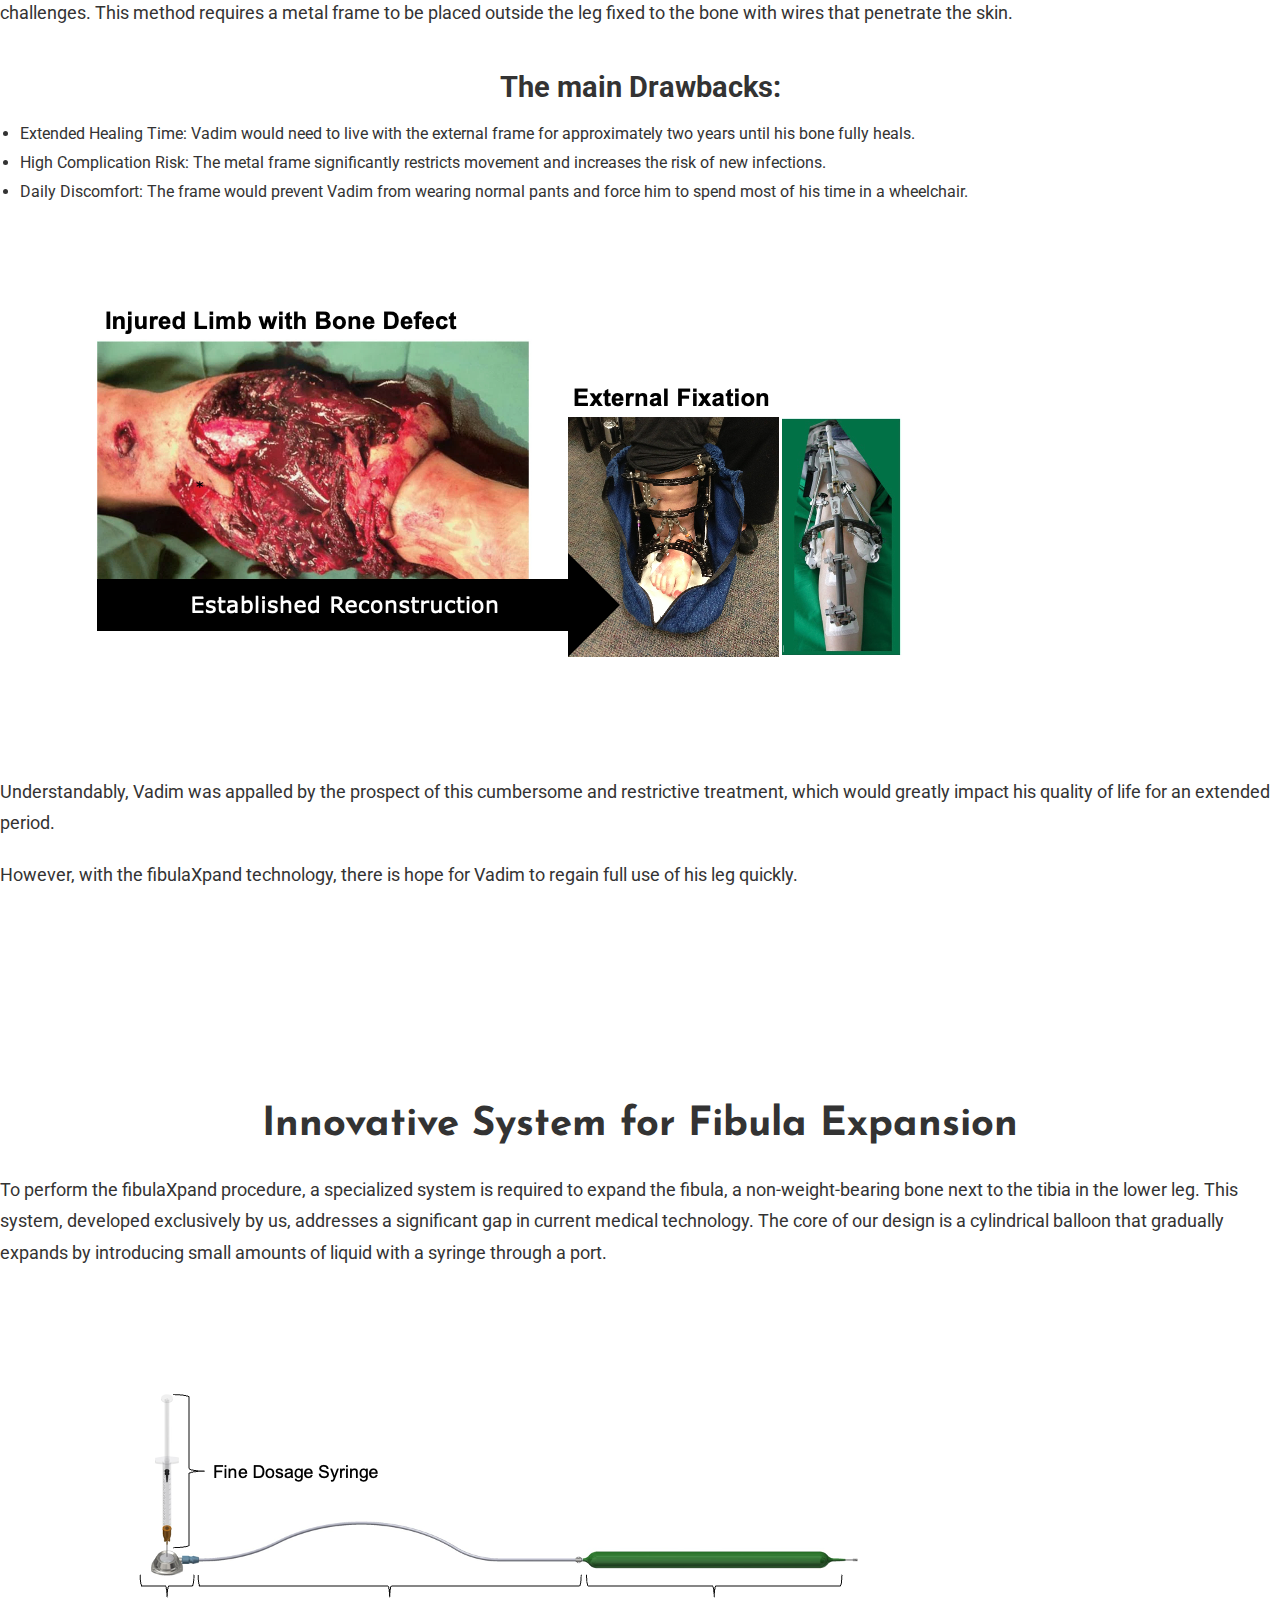
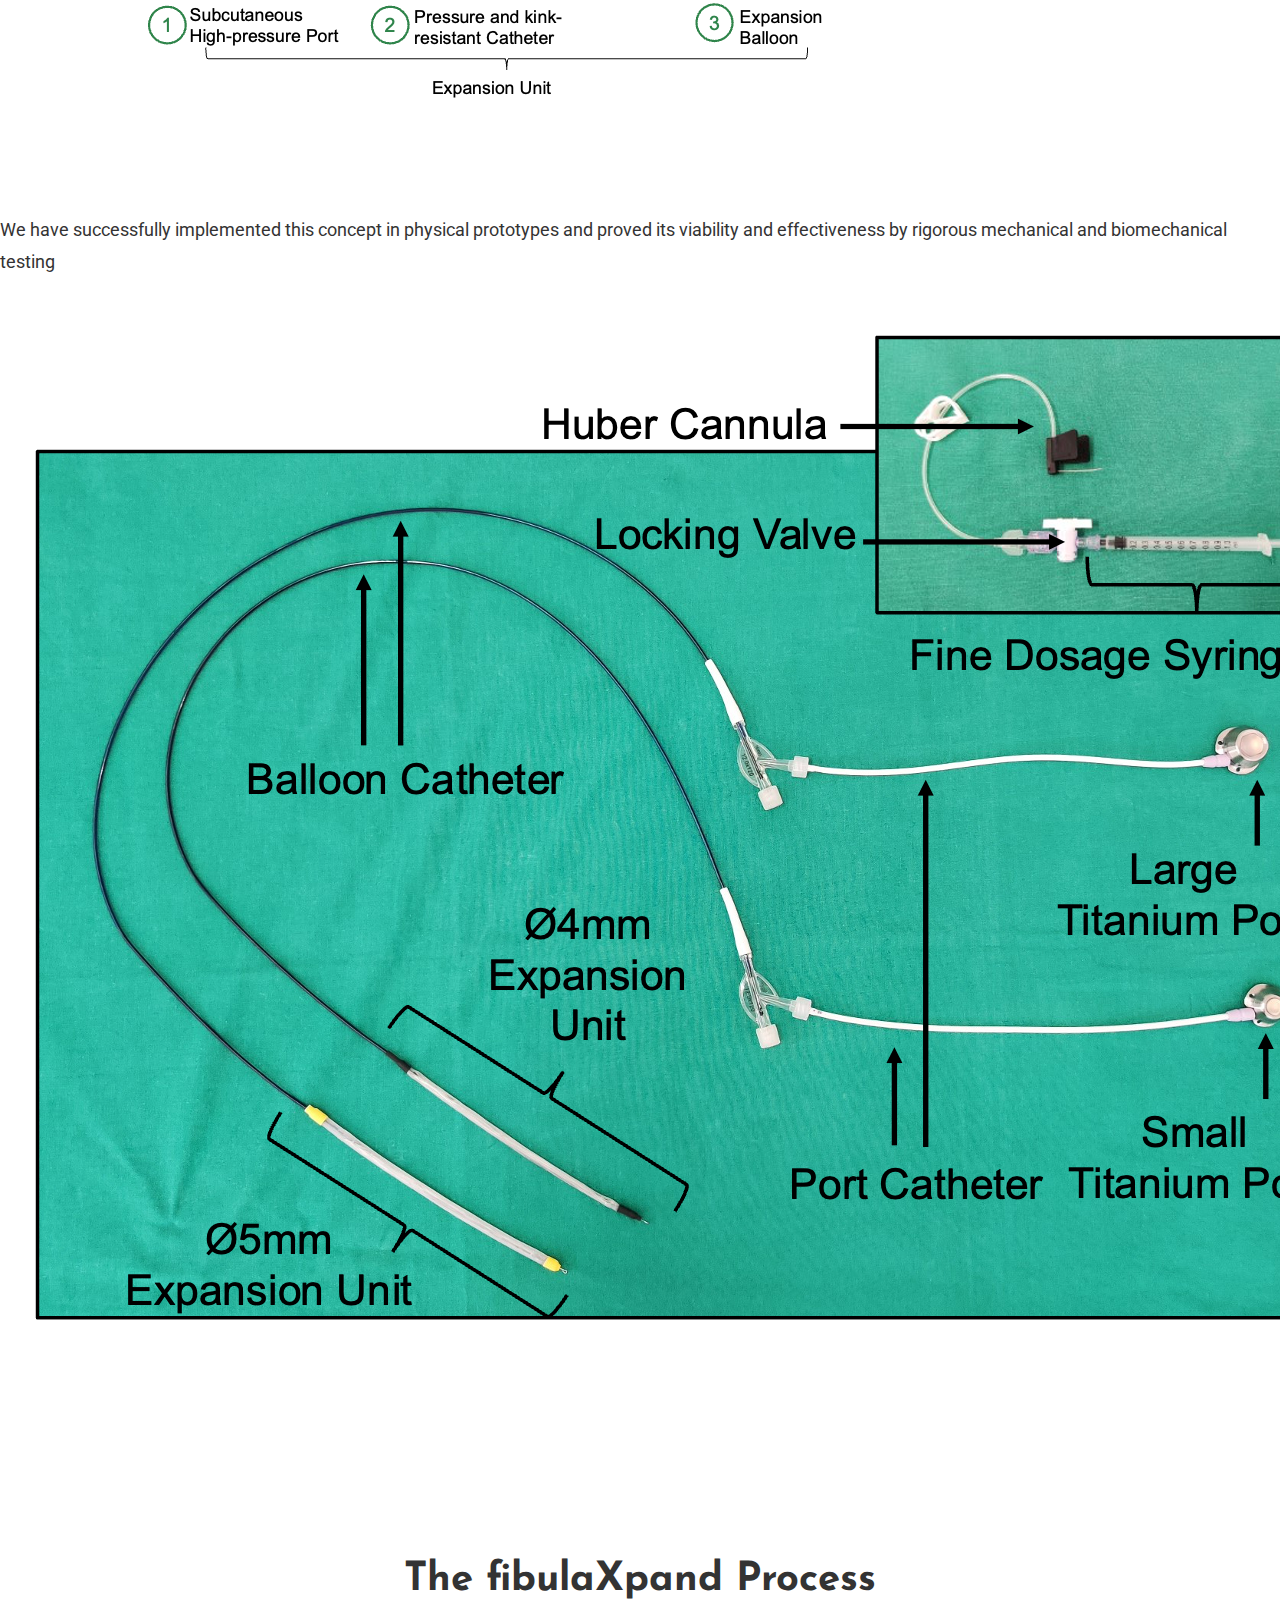
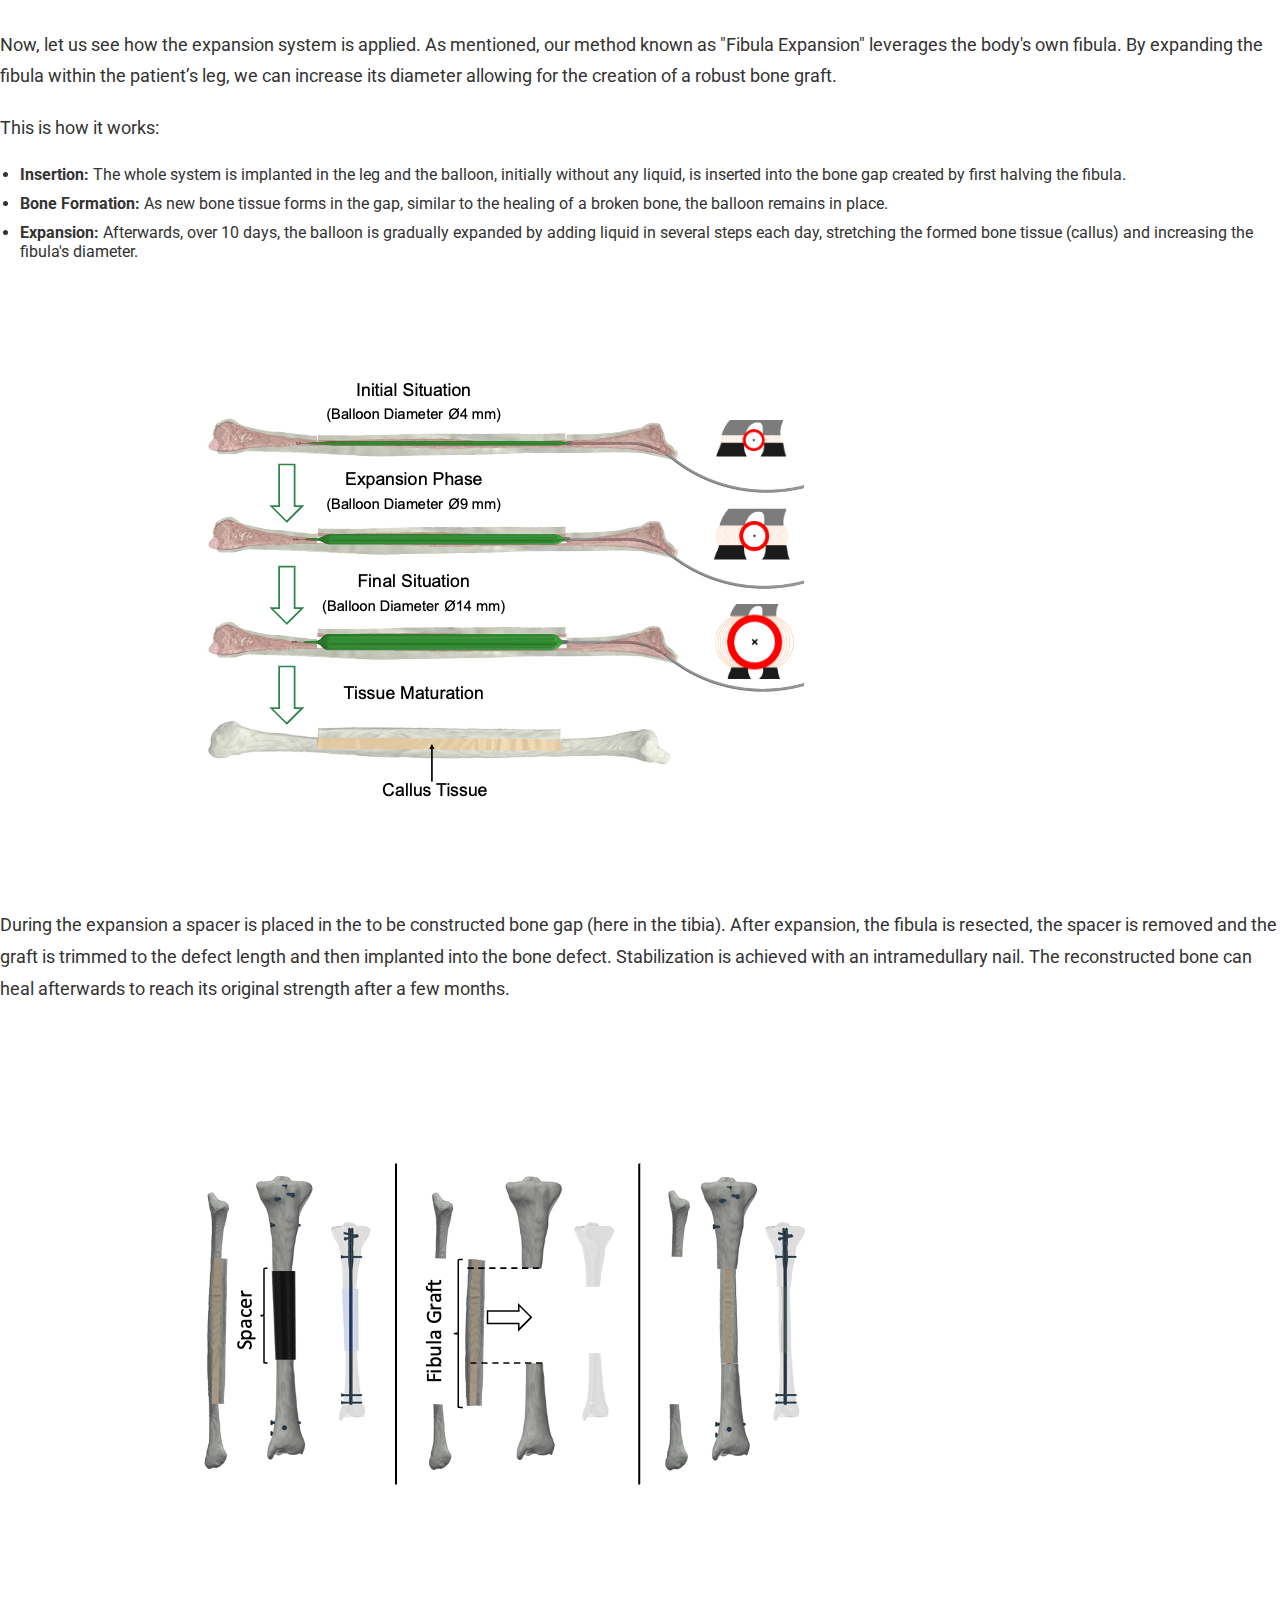
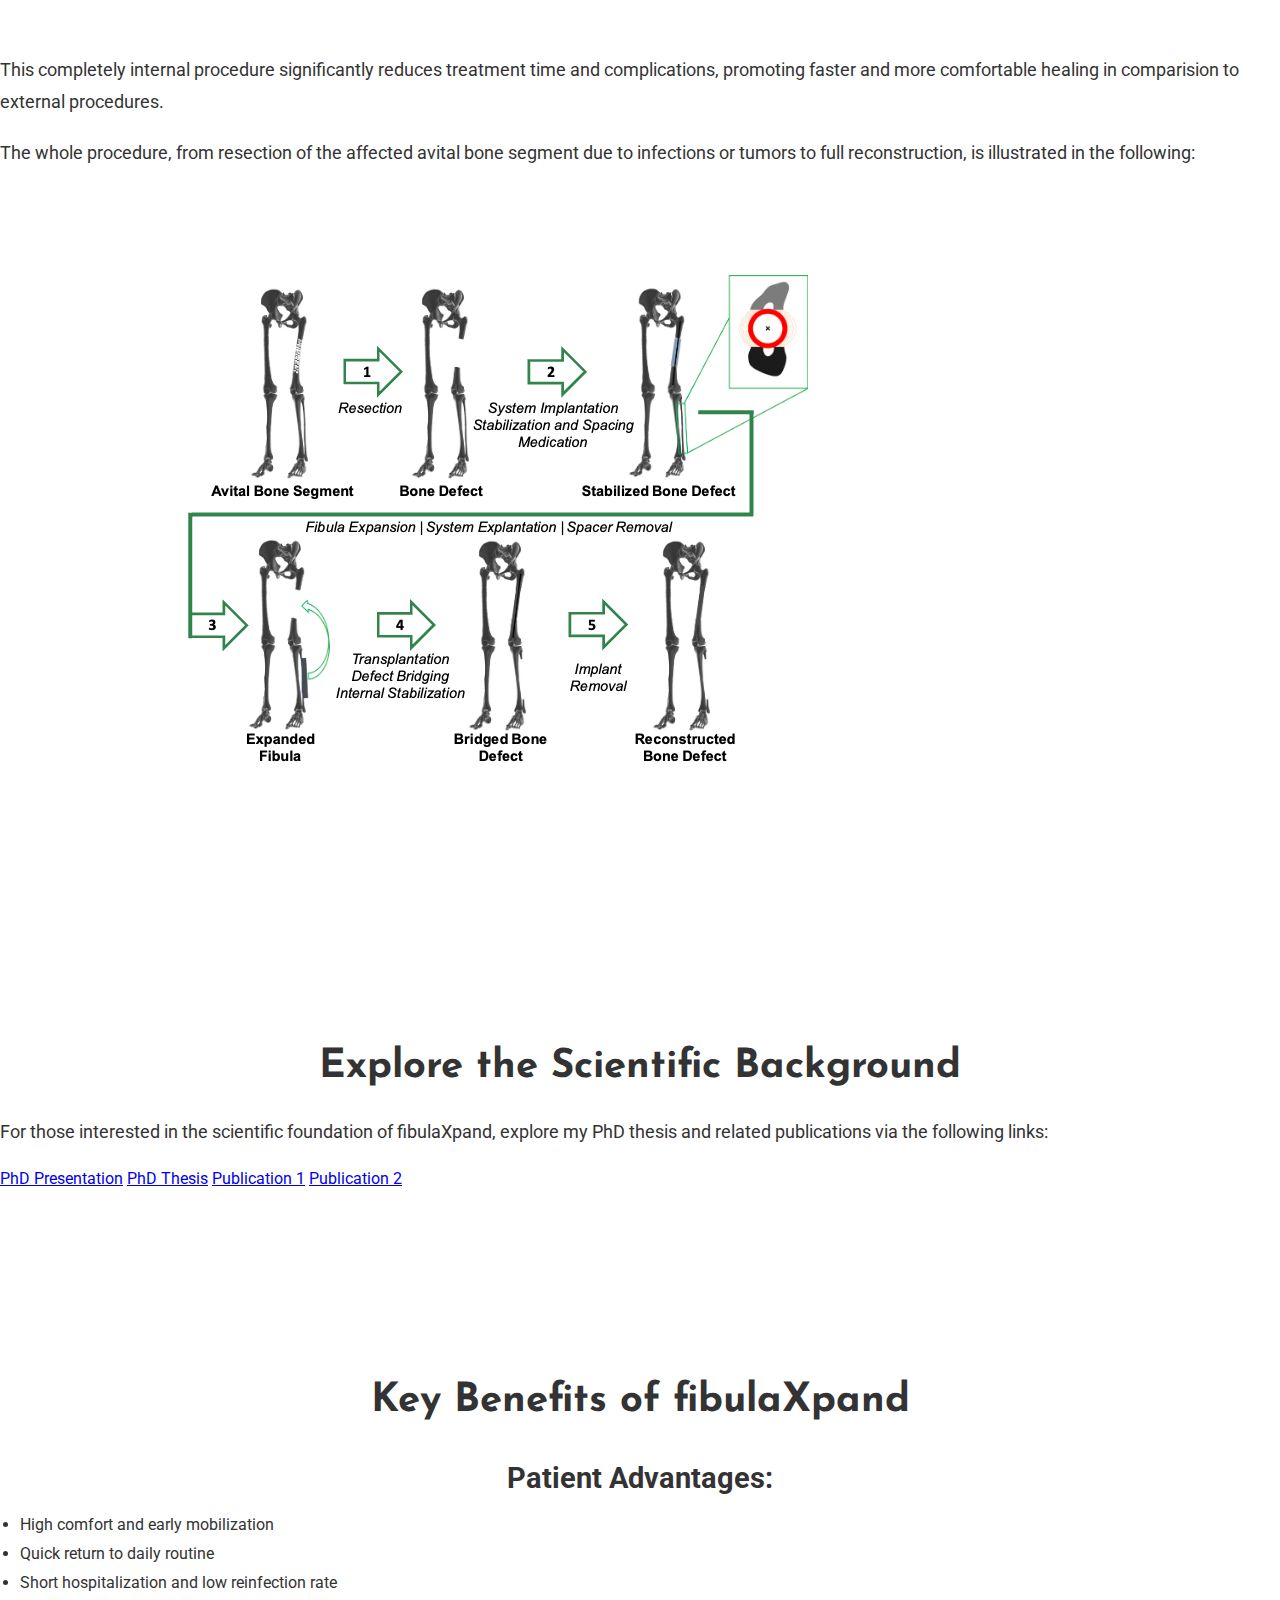
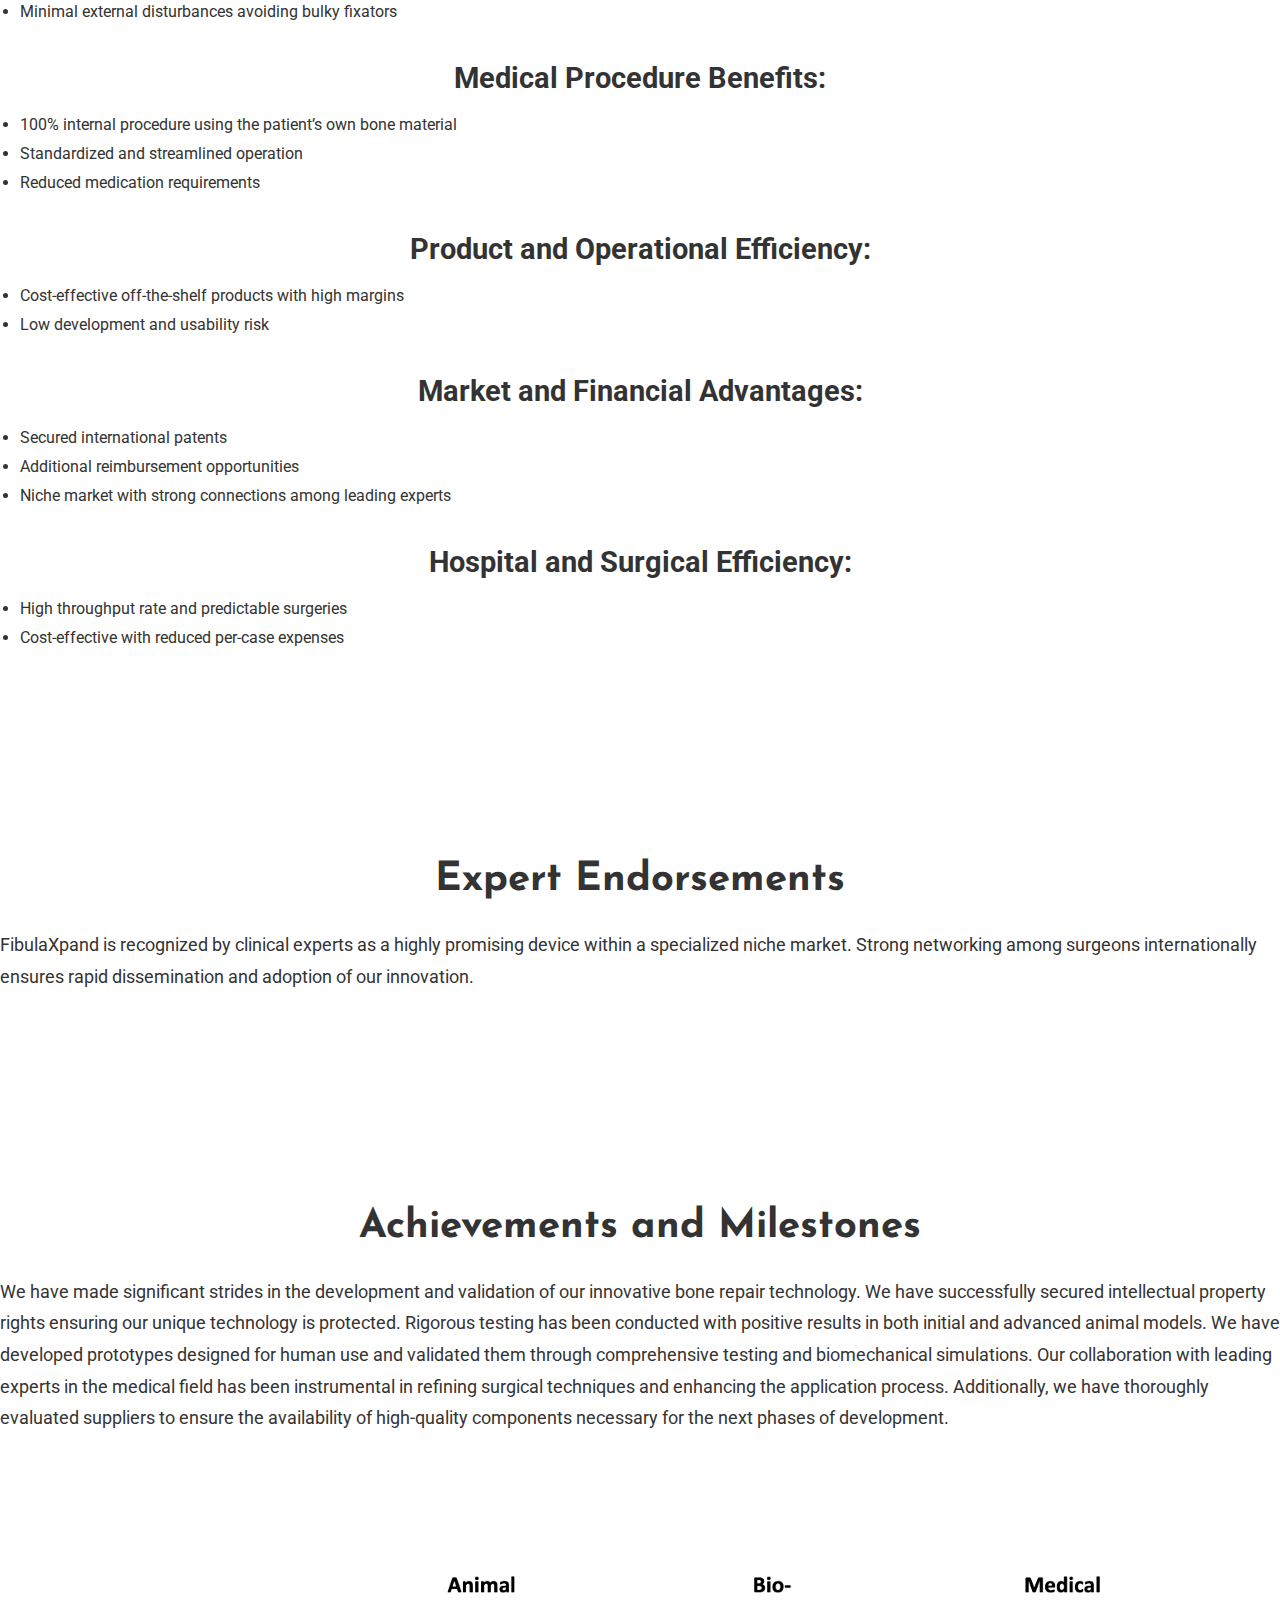
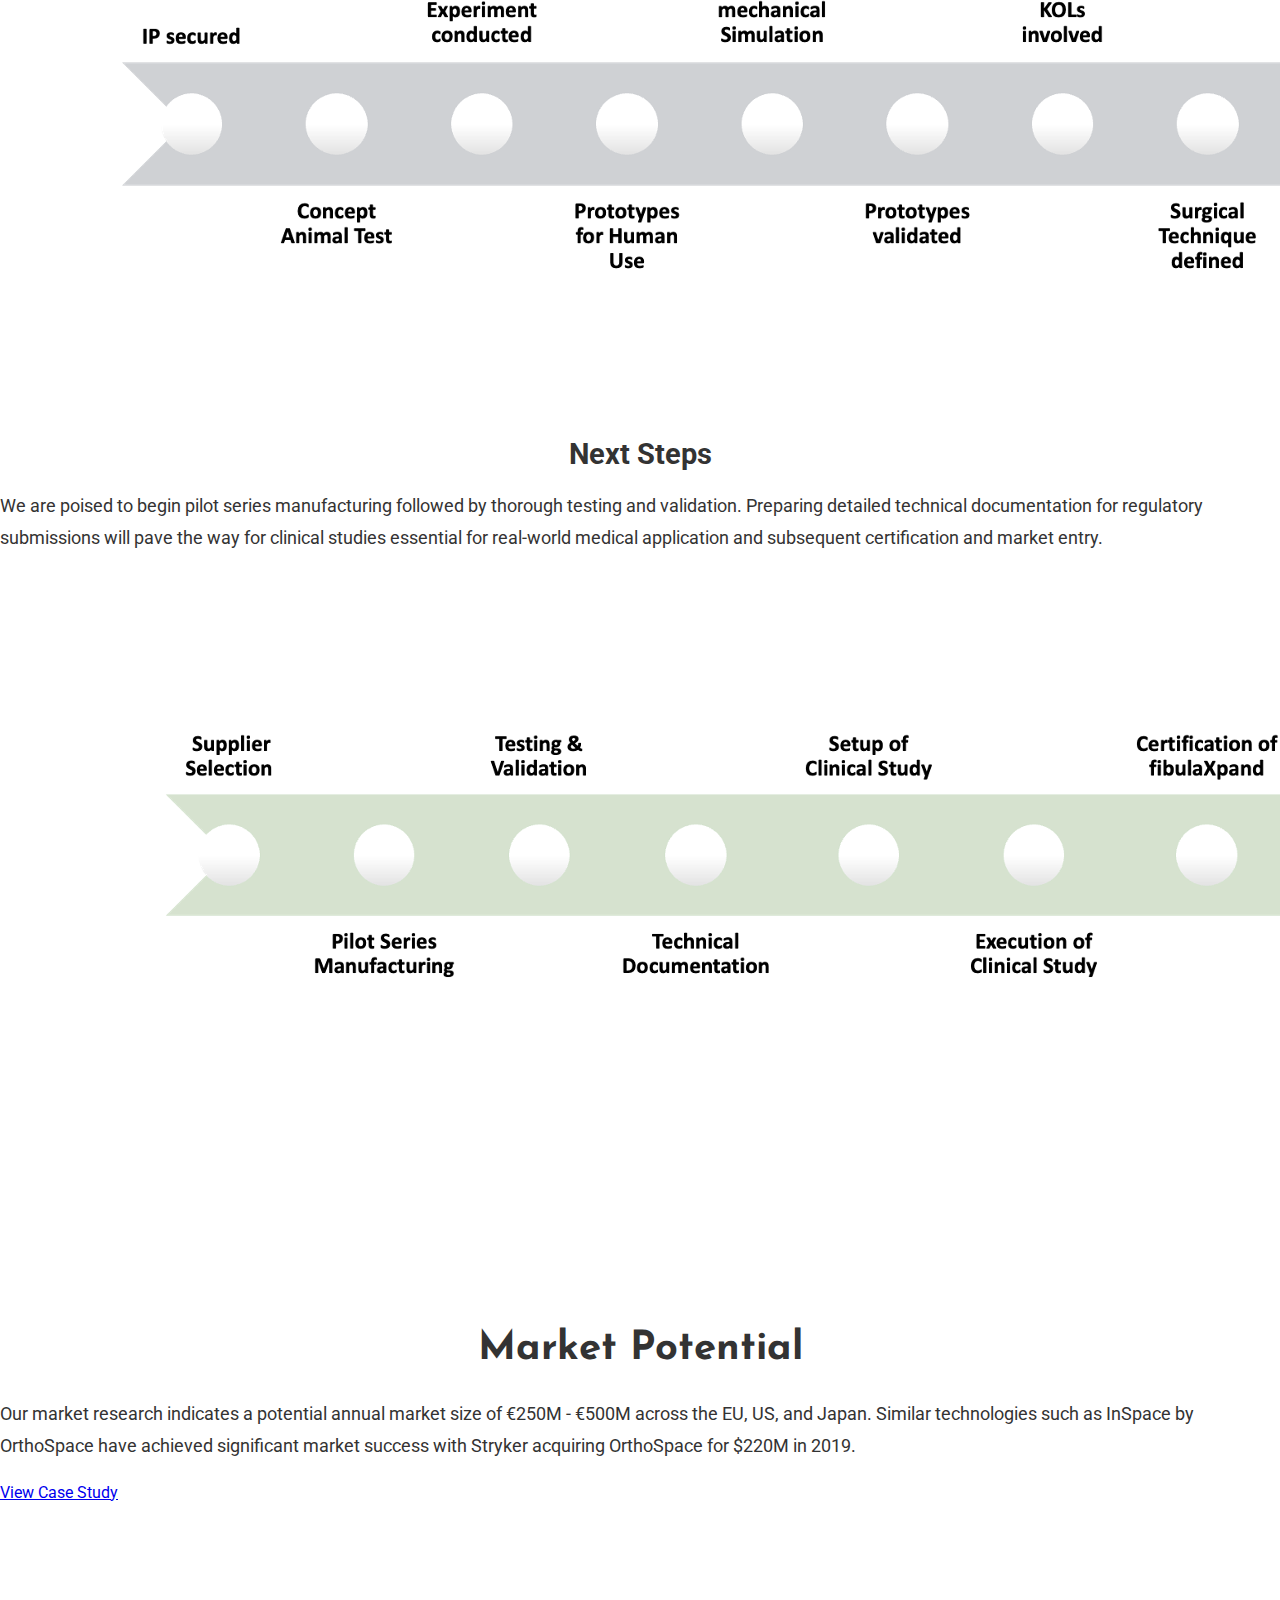
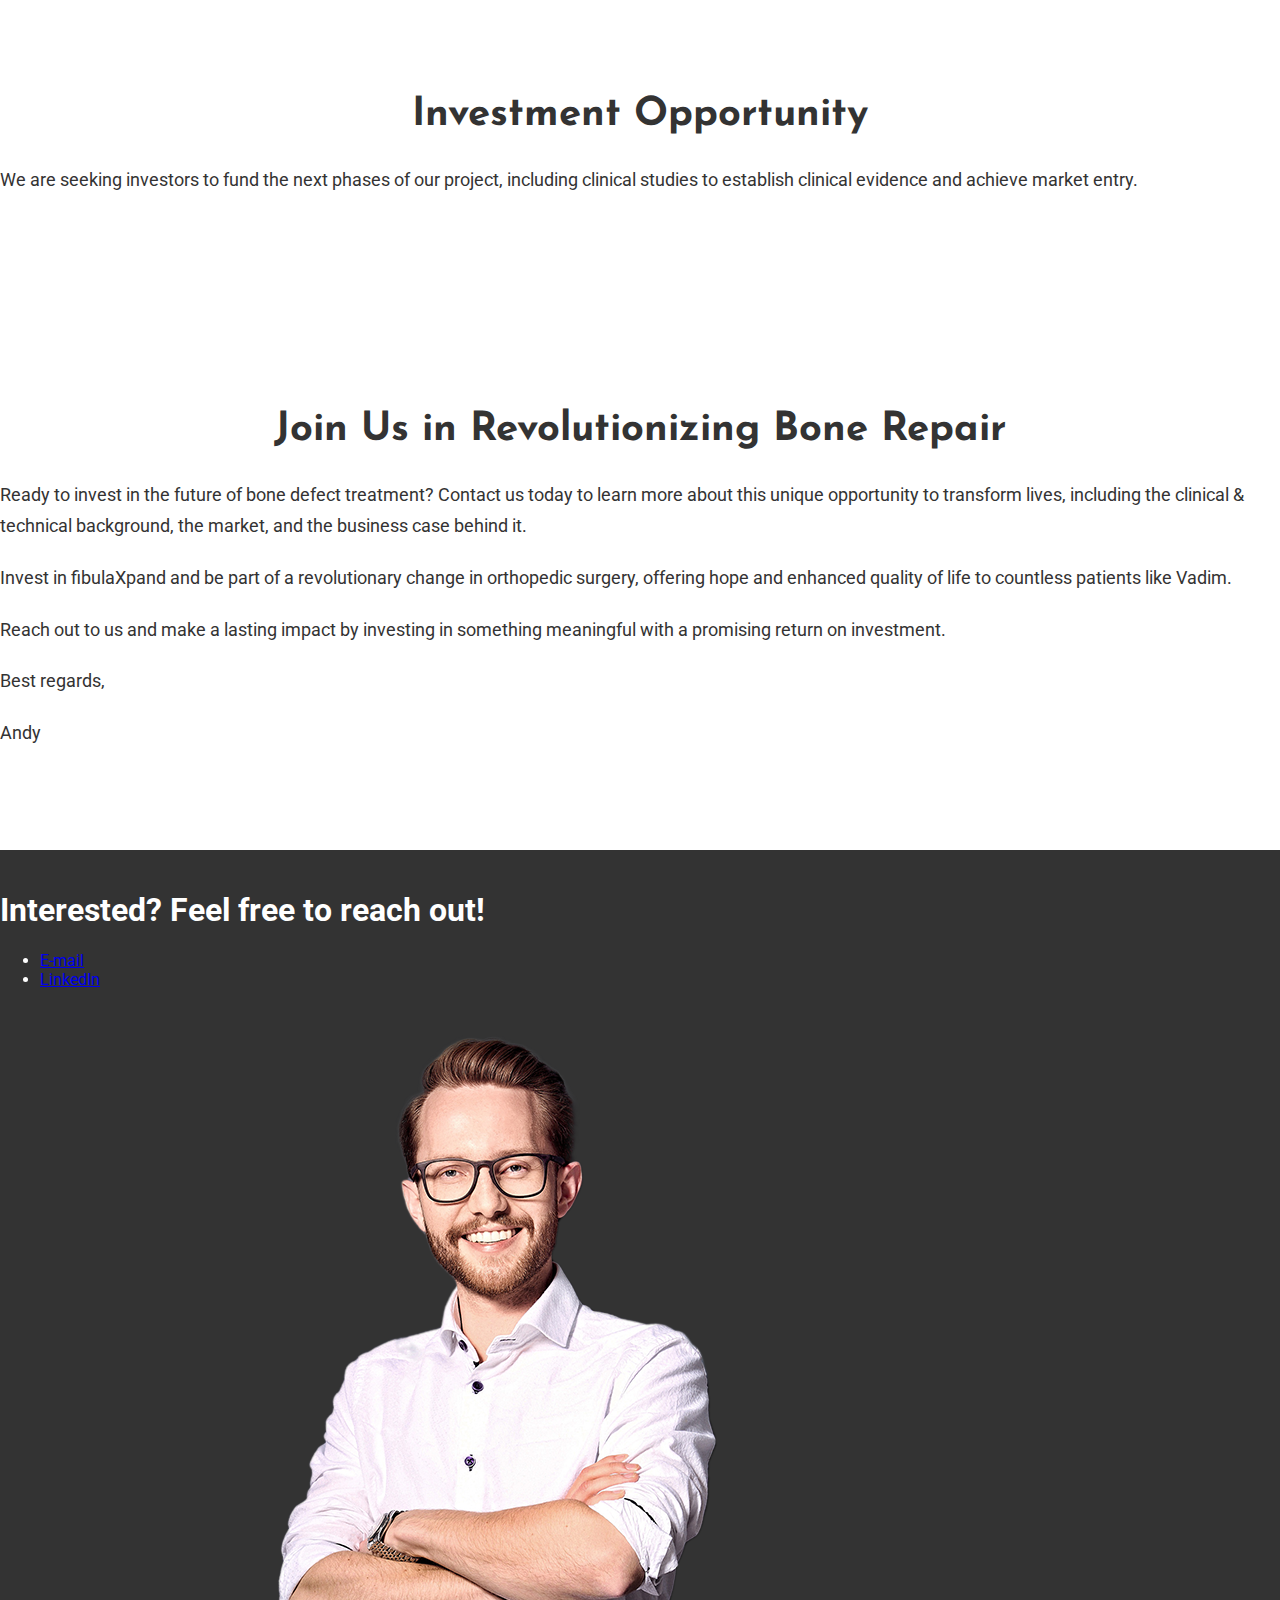
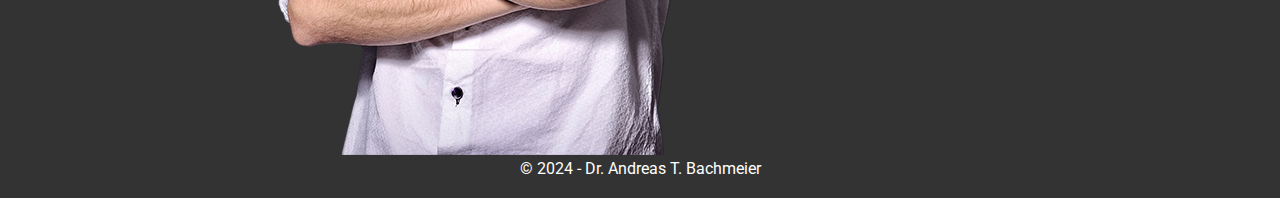
<file: fibulaXpand_old.html>
<!DOCTYPE html>
<html lang="en">
<head>
    <meta charset="UTF-8">
    <meta name="viewport" content="width=device-width, initial-scale=1.0">
    <meta name="keywords" content="FibulaXpand, Bone repair, Bone graft, Limb salvage, Innovative bone repair, Orthopedic surgery, Bone expansion, Medical technology, Bone healing, Innovative bone reconstruction, Bone graft technology, Bone defect treatment, Limb amputation alternative, Attractive investment opportunity, Medical device innovation, Fast patient recovery, Intramedullary nail stabilization, Bone lengthening, Autologous bone graft, Bone healing process, Medical advancements, Limb injury treatment">
    <meta name="author" content="Andreas Thomas Bachmeier">
    <meta name="description" content="Website to describe fibulaXpand and its business potential">
    <title>FibulaXpand</title>
    <link rel="preconnect" href="https://fonts.googleapis.com" />
    <link rel="preconnect" href="https://fonts.gstatic.com" crossorigin />
    <link href="https://fonts.googleapis.com/css2?family=Josefin+Sans:wght@700&family=Roboto:wght@500&display=swap" rel="stylesheet" />
    <link rel="stylesheet" href="CSS/fibulaXpand.css">
    <link rel="apple-touch-icon" sizes="180x180" href="Favicon/apple-touch-icon.png">
    <link rel="icon" type="image/png" sizes="32x32" href="Favicon/favicon-32x32.png">
    <link rel="icon" type="image/png" sizes="16x16" href="Favicon/favicon-16x16.png">
    <link rel="manifest" href="Favicon/site.webmanifest">
    <meta name="msapplication-TileColor" content="#da532c" />
    <meta name="theme-color" content="#ffffff" />
</head>
<body>
    <div id="cookieBanner" class="cookie-banner">
        <div class="content">
        <p>This website uses cookies to improve the experience. By using the website, you agree to the <a href="cookie-policy.html">cookie policy</a>.</p>
        <button id="acceptCookies" class="btn-accept">Accept</button>
        </div>
    </div>
    <!-- Modal HTML -->
    <div id="myModal" class="modal">
        <span class="close">&times;</span>
        <img class="modal-content" id="img01">
        <div id="caption"></div>
    </div>

    <!-- Header Banner -->
    <header id="banner" class="banner">
        <div class="banner-content">
            <img src="Images/Logo_fibulaXpand.jpg" alt="Logo of fibulaXpand" class="logo" id="logo">
        </div>
    </header>

    <main>
        <div class="content-wrapper section visible">
            <!-- Intro -->
            <h1>Introducing fibulaXpand: An Innovative Solution Revolutionizing Bone Repair</h1>
            <p>With fibulaXpand we have developed a groundbreaking approach to repair severely injured limbs potentially saving them from amputation. Our innovative system enlarges the diameter of a bone and grows an autologous bone graft within the patient's leg enabling a faster recovery and return to daily activities.</p>
        </div>
        
        <div class="intro-text">
            <button class="btn-discover" id="discoverBtn">Discover how fibulaXpand can revolutionize bone repair.</button>
        </div>
        
        <div id="hiddenSections" class="hidden">
            <div class="content-wrapper section" id="vadimStory">
                <!-- Vadim's Story -->
                <h2>But first, Vadim's Story: One fate among many others</h2>
                <p>Meet Vadim, a 21-year-old Ukrainian soldier who sustained a severe leg injury during the Russian invasion. Despite surviving, his right shinbone was shattered leading to a severe infection. Conventional treatments suggested amputation, devastating news for someone so young.</p>
                
                <p>There are methods to spare him from amputation. However, for many patients like Vadim, the traditional method of bone lengthening presents significant challenges. This method requires a metal frame to be placed outside the leg fixed to the bone with wires that penetrate the skin.</p>
                
                <h3>The main Drawbacks:</h3>
                <ul>
                    <li>Extended Healing Time: Vadim would need to live with the external frame for approximately two years until his bone fully heals.</li>
                    <li>High Complication Risk: The metal frame significantly restricts movement and increases the risk of new infections.</li>
                    <li>Daily Discomfort: The frame would prevent Vadim from wearing normal pants and force him to spend most of his time in a wheelchair.</li>
                </ul>
                <div class="image-container left">
                    <a href="Images/established.png" target="_blank"><img src="Images/established.png" alt="Established method for bone defect reconstruction with external system"></a>
                </div>
                <p>Understandably, Vadim was appalled by the prospect of this cumbersome and restrictive treatment, which would greatly impact his quality of life for an extended period.</p>
                <p>However, with the fibulaXpand technology, there is hope for Vadim to regain full use of his leg quickly.</p>
            </div>

            <div class="content-wrapper section">
                <!-- Innovative System -->
                <h2>Innovative System for Fibula Expansion</h2>
                <p>To perform the fibulaXpand procedure, a specialized system is required to expand the fibula, a non-weight-bearing bone next to the tibia in the lower leg. This system, developed exclusively by us, addresses a significant gap in current medical technology. The core of our design is a cylindrical balloon that gradually expands by introducing small amounts of liquid with a syringe through a port.</p>
                
                <div class="image-container left">
                    <a href="Images/4_concept.png" target="_blank"><img src="Images/4_concept.png" alt="Concept of FibulaXpand system"></a>
                </div>

                <p>We have successfully implemented this concept in physical prototypes and proved its viability and effectiveness by rigorous mechanical and biomechanical testing</p>
                <div class="image-container right">
                    <a href="Images/5_physical_prototypes.png" target="_blank"><img src="Images/5_physical_prototypes.png" alt="Prototypes of FibulaXpand system"></a>
                </div>
            </div>

            <div class="content-wrapper section">
                <!-- FibulaXpand Process -->
                <h2>The fibulaXpand Process</h2>
                <p>Now, let us see how the expansion system is applied. As mentioned, our method known as "Fibula Expansion" leverages the body's own fibula. By expanding the fibula within the patient’s leg, we can increase its diameter allowing for the creation of a robust bone graft.</p>

                <p>This is how it works:
                    <ul>
                        <li><strong>Insertion:</strong> The whole system is implanted in the leg and the balloon, initially without any liquid, is inserted into the bone gap created by first halving the fibula.</li>
                        <li><strong>Bone Formation:</strong> As new bone tissue forms in the gap, similar to the healing of a broken bone, the balloon remains in place.</li>
                        <li><strong>Expansion:</strong> Afterwards, over 10 days, the balloon is gradually expanded by adding liquid in several steps each day, stretching the formed bone tissue (callus) and increasing the fibula's diameter.</li>
                    </ul>
                <div class="image-container right">
                    <a href="Images/2_expansionfibula.png" target="_blank"><img src="Images/2_expansionfibula.png" alt="Expansion of the fibula"></a>
                </div>
                <p>During the expansion a spacer is placed in the to be constructed bone gap (here in the tibia). After expansion, the fibula is resected, the spacer is removed and the graft is trimmed to the defect length and then implanted into the bone defect. Stabilization is achieved with an intramedullary nail. The reconstructed bone can heal afterwards to reach its original strength after a few months.</p>
                <div class="image-container left">
                    <a href="Images/3_transplantation.png" target="_blank"><img src="Images/3_transplantation.png" alt="transplantation of the fibula"></a>
                </div>
                <p>This completely internal procedure significantly reduces treatment time and complications, promoting faster and more comfortable healing in comparision to external procedures.</p>
                <p>The whole procedure, from resection of the affected avital bone segment due to infections or tumors to full reconstruction,  is illustrated in the following:</p>
                <div class="image-container right">
                    <a href="Images/1_operativetechnique.png" target="_blank"><img src="Images/1_operativetechnique.png" alt="Complete process to reconstruct a bone defect with fibula expansion"></a>
                </div>
            </div>

            <div class="content-wrapper section">
                <!-- Science -->
                <h2>Explore the Scientific Background</h2>
                <p>For those interested in the scientific foundation of fibulaXpand, explore my PhD thesis and related publications via the following links:</p>
                <div class="btn-container">
                    <a href="Files/Presentation_Results_PhD_Thesis_Bachmeier.pdf" class="btn-scientific">PhD Presentation</a>
                    <a href="https://edoc.ub.uni-muenchen.de/29033/" class="btn-scientific">PhD Thesis</a>
                    <a href="https://www.sciencedirect.com/science/article/abs/pii/S1751616122000571?via%3Dihub" class="btn-scientific">Publication 1</a>
                    <a href="https://www.sciencedirect.com/science/article/abs/pii/S0940960220302004?via%3Dihub" class="btn-scientific">Publication 2</a>
                </div>
            </div>

            <div class="content-wrapper section">
                <!-- Key Benefits -->
                <h2>Key Benefits of fibulaXpand</h2>
                <div class="key-benefits">
                    <div>
                        <h3>Patient Advantages:</h3>
                        <ul>
                            <li>High comfort and early mobilization</li>
                            <li>Quick return to daily routine</li>
                            <li>Short hospitalization and low reinfection rate</li>
                            <li>Minimal external disturbances avoiding bulky fixators</li>
                        </ul>
                    </div>
                    <div>
                        <h3>Medical Procedure Benefits:</h3>
                        <ul>
                            <li>100% internal procedure using the patient’s own bone material</li>
                            <li>Standardized and streamlined operation</li>
                            <li>Reduced medication requirements</li>
                        </ul>
                    </div>
                    <div>
                        <h3>Product and Operational Efficiency:</h3>
                        <ul>
                            <li>Cost-effective off-the-shelf products with high margins</li>
                            <li>Low development and usability risk</li>
                        </ul>
                    </div>
                    <div>
                        <h3>Market and Financial Advantages:</h3>
                        <ul>
                            <li>Secured international patents</li>
                            <li>Additional reimbursement opportunities</li>
                            <li>Niche market with strong connections among leading experts</li>
                        </ul>
                    </div>
                    <div>
                        <h3>Hospital and Surgical Efficiency:</h3>
                        <ul>
                            <li>High throughput rate and predictable surgeries</li>
                            <li>Cost-effective with reduced per-case expenses</li>
                        </ul>
                    </div>
                </div>
            </div>
            

            <div class="content-wrapper section">
                <!-- Expert Endorsements -->
                <h2>Expert Endorsements</h2>
                <p>FibulaXpand is recognized by clinical experts as a highly promising device within a specialized niche market. Strong networking among surgeons internationally ensures rapid dissemination and adoption of our innovation.</p>
            </div>

            <div class="content-wrapper section">
                <!-- Achievements and Milestones, Next Steps -->
                <h2>Achievements and Milestones</h2>
                <p>We have made significant strides in the development and validation of our innovative bone repair technology. We have successfully secured intellectual property rights ensuring our unique technology is protected. Rigorous testing has been conducted with positive results in both initial and advanced animal models. We have developed prototypes designed for human use and validated them through comprehensive testing and biomechanical simulations. Our collaboration with leading experts in the medical field has been instrumental in refining surgical techniques and enhancing the application process. Additionally, we have thoroughly evaluated suppliers to ensure the availability of high-quality components necessary for the next phases of development.</p>
                <div class="image-container left">
                    <a href="Images/achieved.png" target="_blank"><img src="Images/achieved.png" alt="Achievements in the project so far"></a>
                </div>

                <h3>Next Steps</h3>
                <p>We are poised to begin pilot series manufacturing followed by thorough testing and validation. Preparing detailed technical documentation for regulatory submissions will pave the way for clinical studies essential for real-world medical application and subsequent certification and market entry.</p>
                <div class="image-container right">
                    <a href="Images/plan.png" target="_blank"><img src="Images/plan.png" alt="Necessary next steps"></a>
                </div>
            </div>

            <div class="content-wrapper-gray section">
                <!-- Market Potential -->
                <h2>Market Potential</h2>
                <p>Our market research indicates a potential annual market size of €250M - €500M across the EU, US, and Japan. Similar technologies such as InSpace by OrthoSpace have achieved significant market success with Stryker acquiring OrthoSpace for $220M in 2019.</p>
                <div class="btn-container">
                    <a href="Files/Acquisition_Orthospace_Stryker_ATBachmeier.pdf" class="btn-scientific">View Case Study</a>
                </div>
            </div>

            <div class="content-wrapper-gray section">
                <!-- Investment Opportunity -->
                <h2>Investment Opportunity</h2>
                <p>We are seeking investors to fund the next phases of our project, including clinical studies to establish clinical evidence and achieve market entry.</p>
            </div>

            <div class="content-wrapper-gray section">
                <!-- Join Us -->
                <h2>Join Us in Revolutionizing Bone Repair</h2>
                <p>Ready to invest in the future of bone defect treatment? Contact us today to learn more about this unique opportunity to transform lives, including the clinical & technical background, the market, and the business case behind it.</p>

                <p>Invest in fibulaXpand and be part of a revolutionary change in orthopedic surgery, offering hope and enhanced quality of life to countless patients like Vadim.</p>

                <p>Reach out to us and make a lasting impact by investing in something meaningful with a promising return on investment.</p>

                <p>Best regards,</p>
                <p>Andy</p>
            </div>


        </div>
    </main>

    <!-- Footer -->
    <footer>
        <h1>Interested? Feel free to reach out!</h1>
        <ul class="contact-list">
          <li><a class="btn-foot" href="mailto:andreas.bachmeier@cdi.eu">E-mail</a></li>
          <li><a class="btn-foot" href="https://www.linkedin.com/in/andreas-t-bachmeier-741a83157/" target="_blank">LinkedIn</a></li>
        </ul>
        
        <div class="image-container centered">
            <a id="footer_pic" href="Images/Bachmeier_Andreas_03_mod3-01_noBack_red.png" target="_blank"><img src="Images/Bachmeier_Andreas_03_mod3-01_noBack_red.png" alt="FibulaXpand system" class="footer-img"></a>
        </div>
        <p id="Imprint">© 2024 - Dr. Andreas T. Bachmeier</p>
    </footer>

    <script src="JS/fibulaXpand.js"></script>
</body>
</html>
</file>
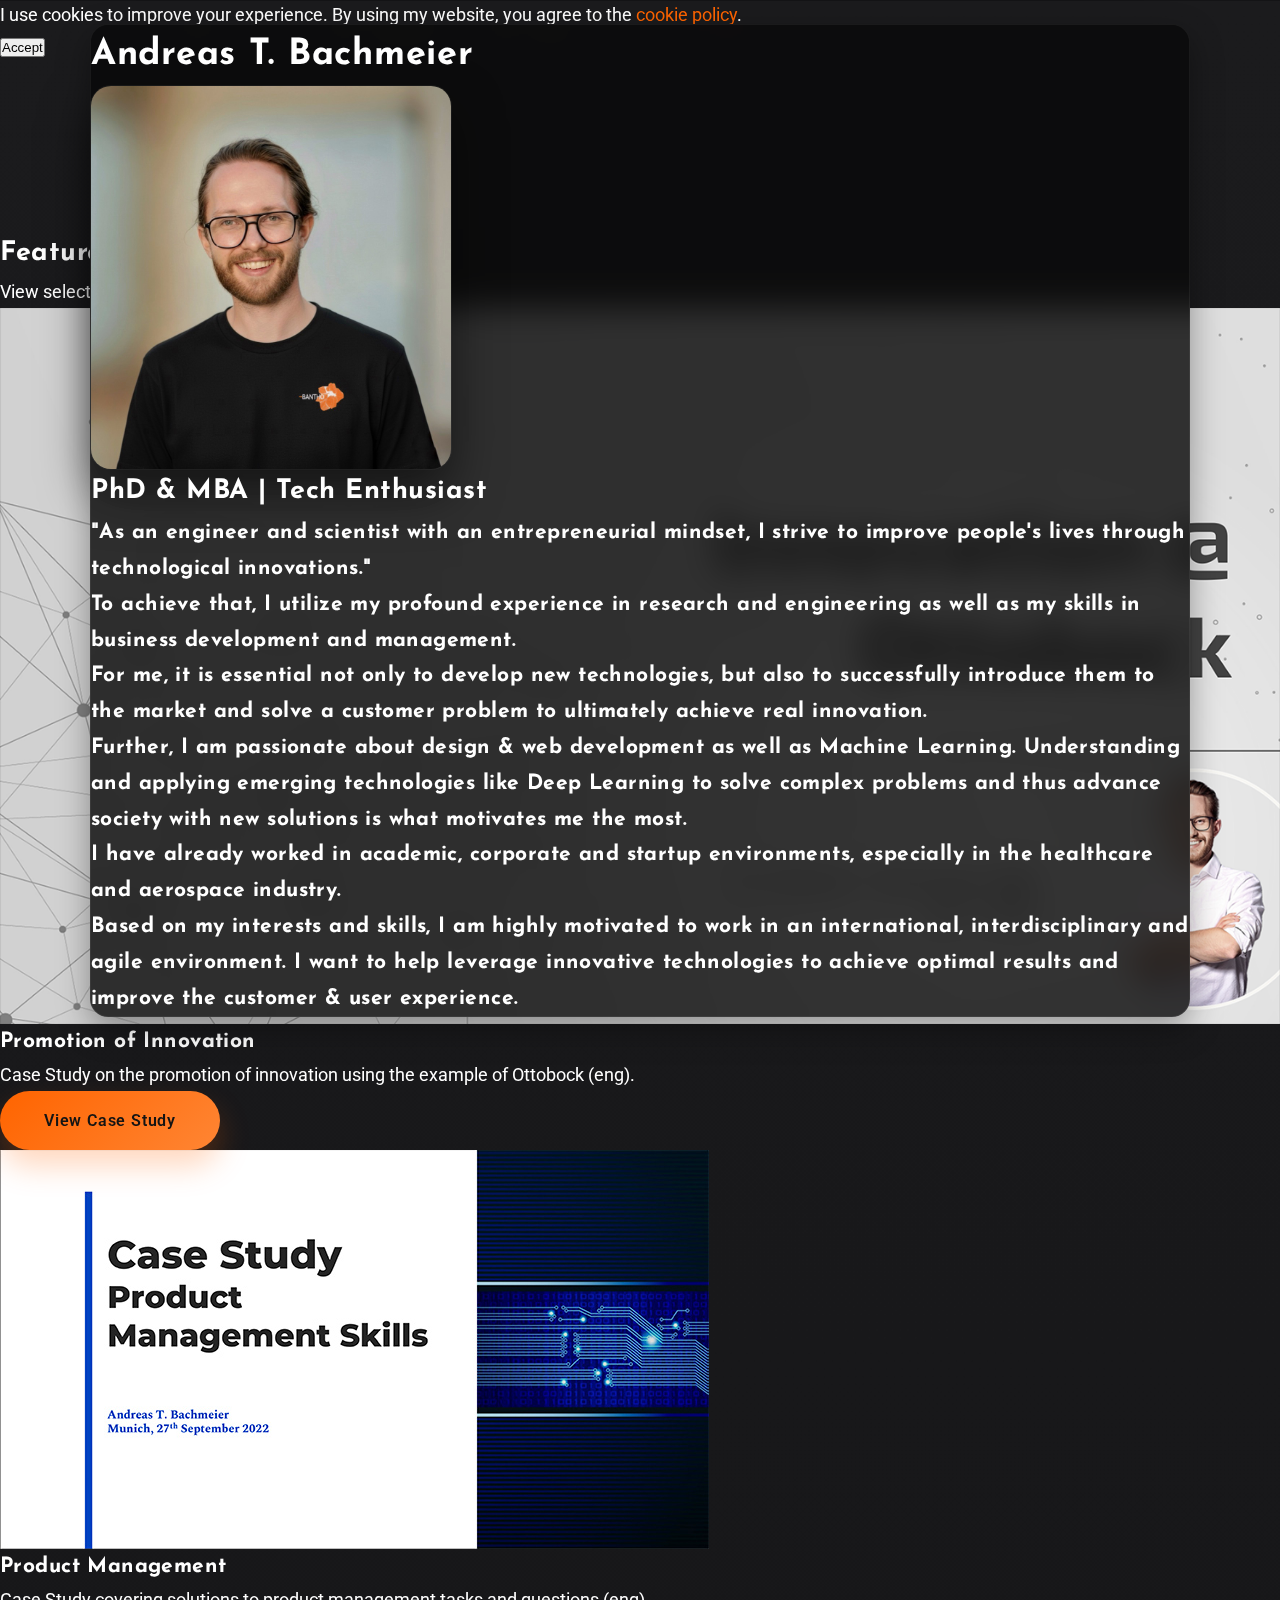
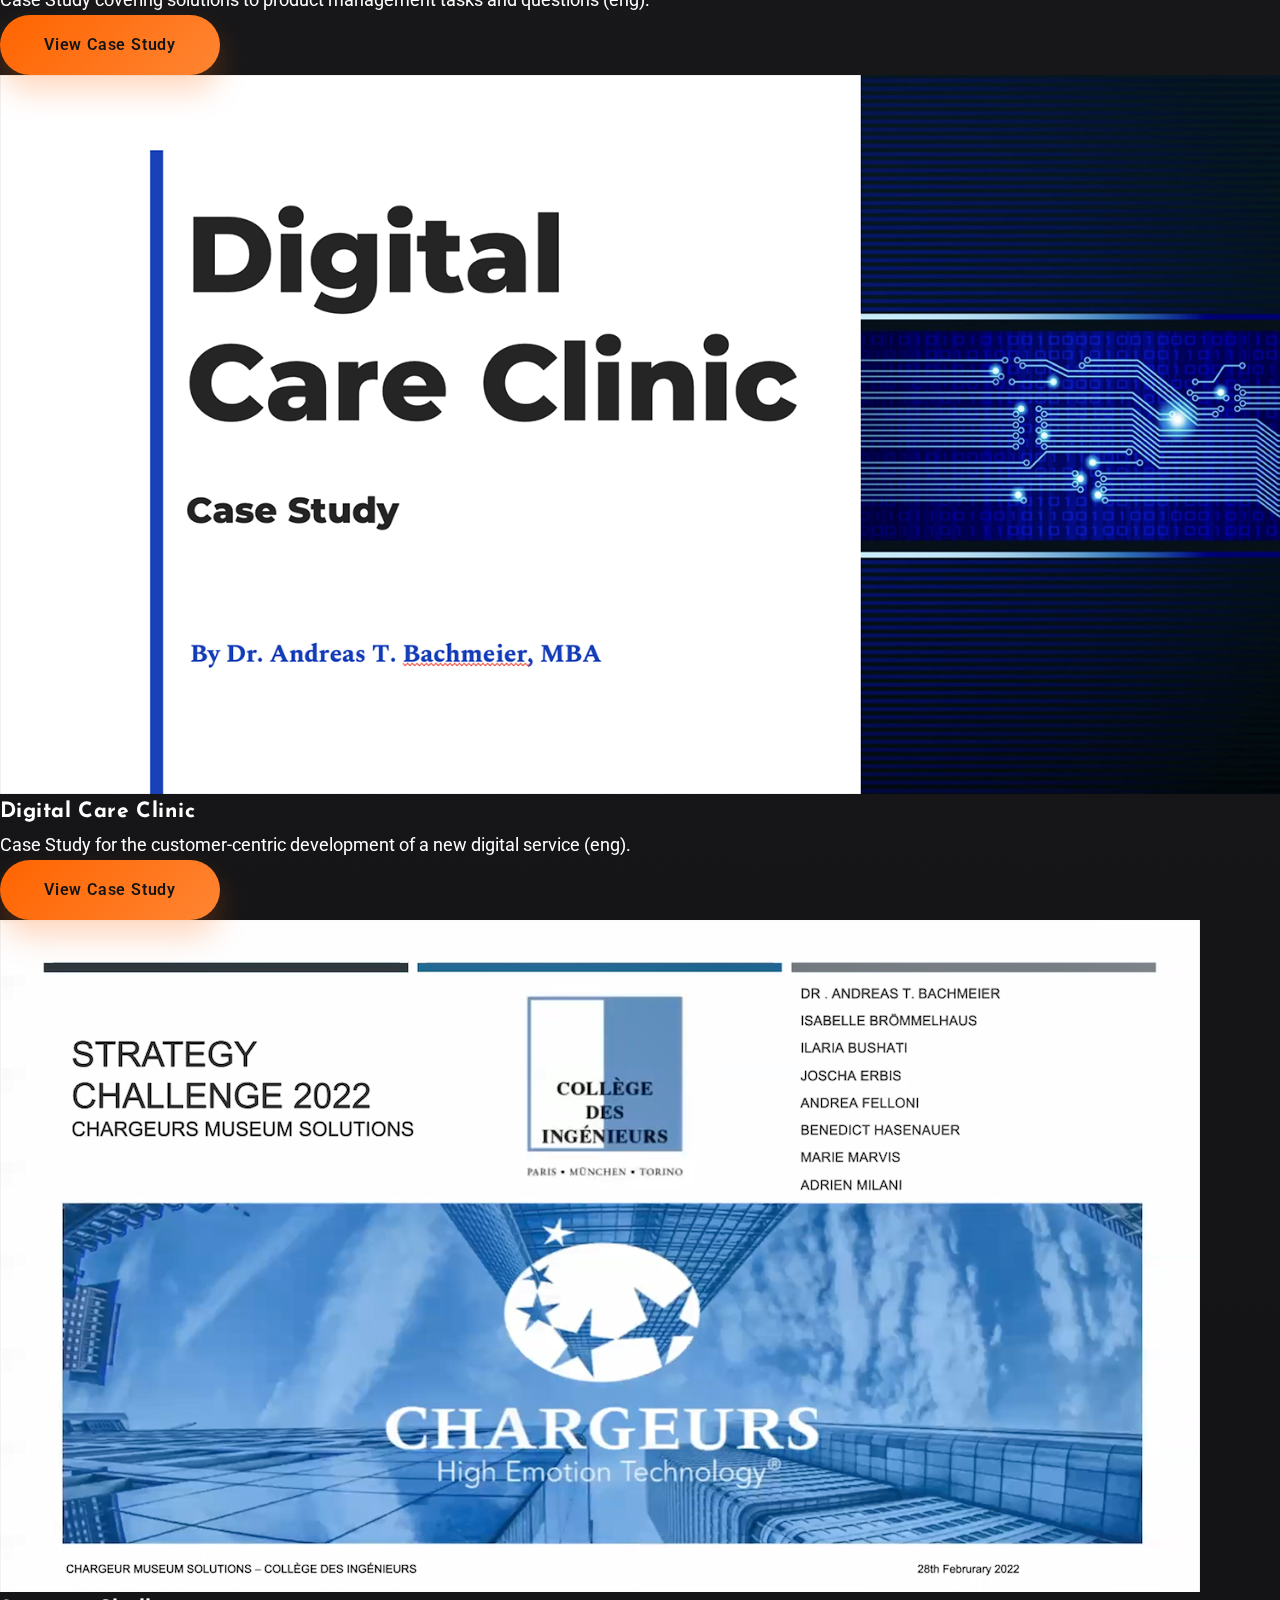
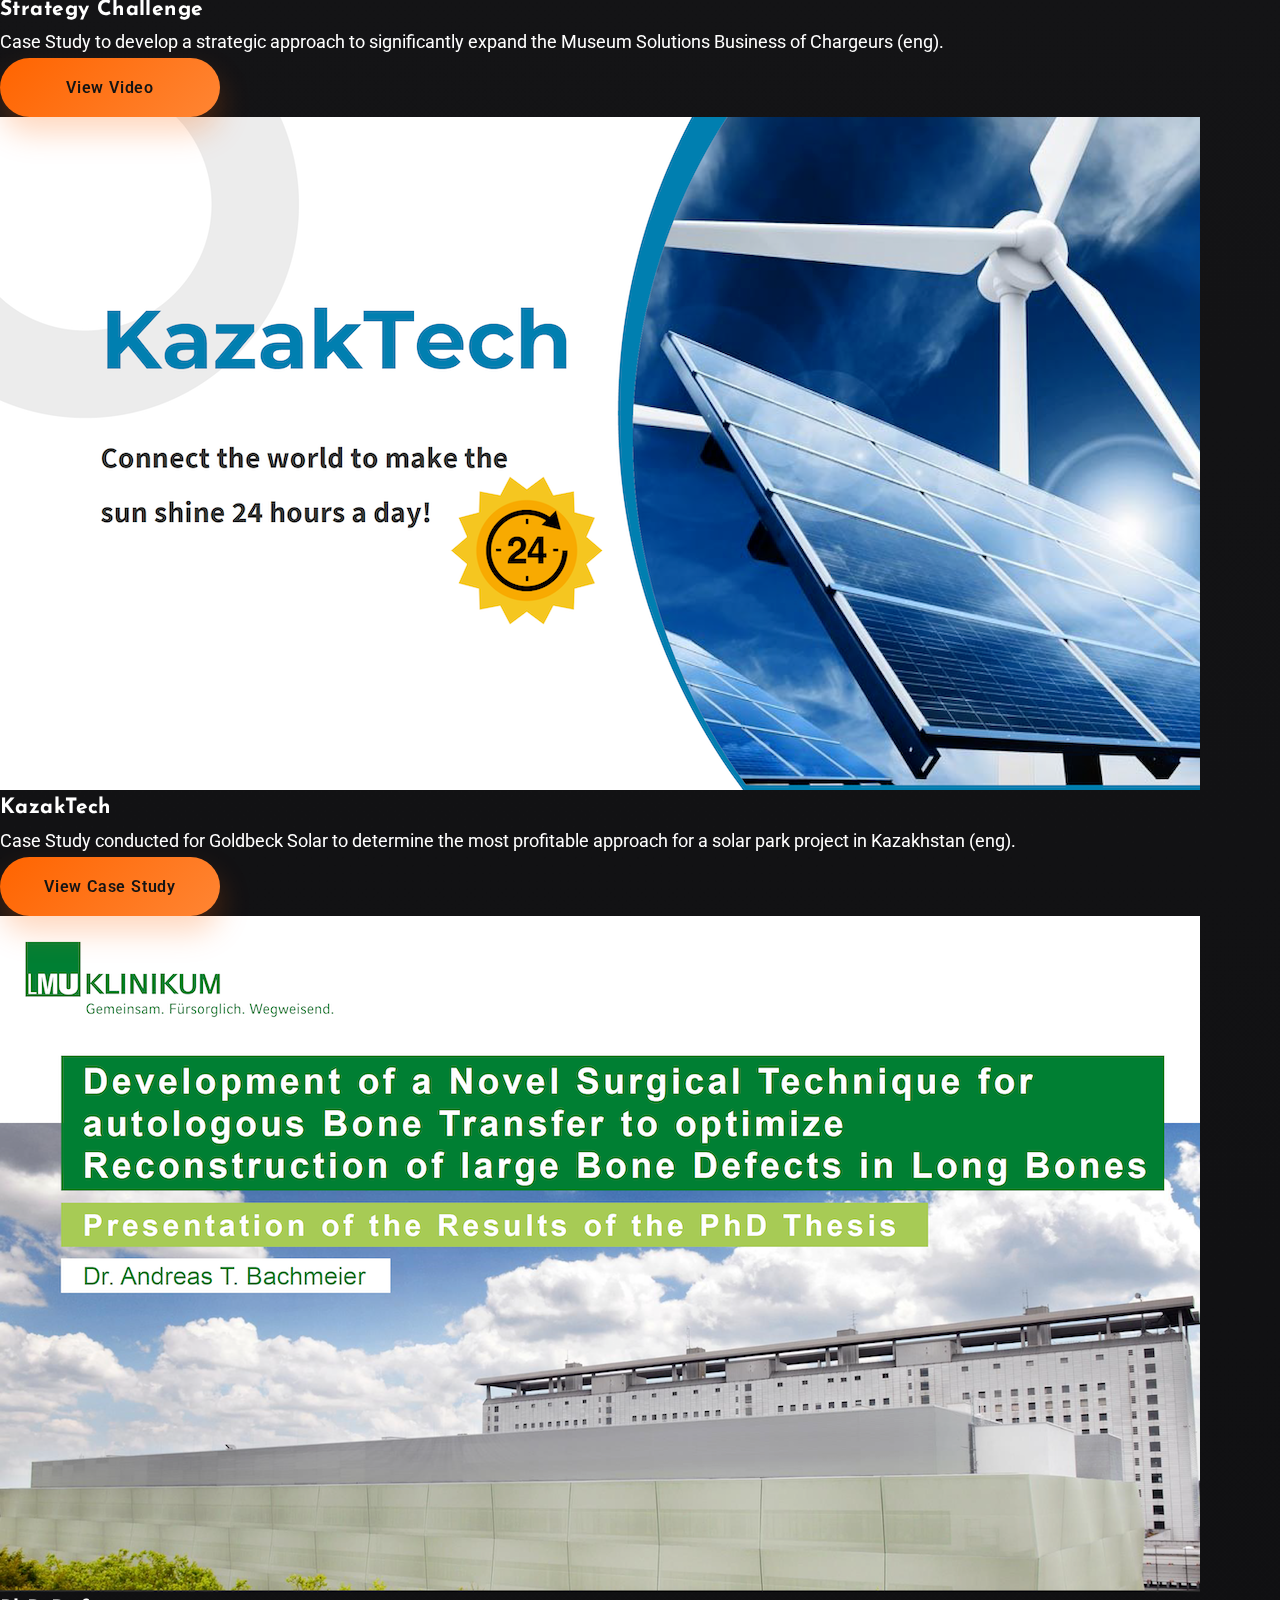
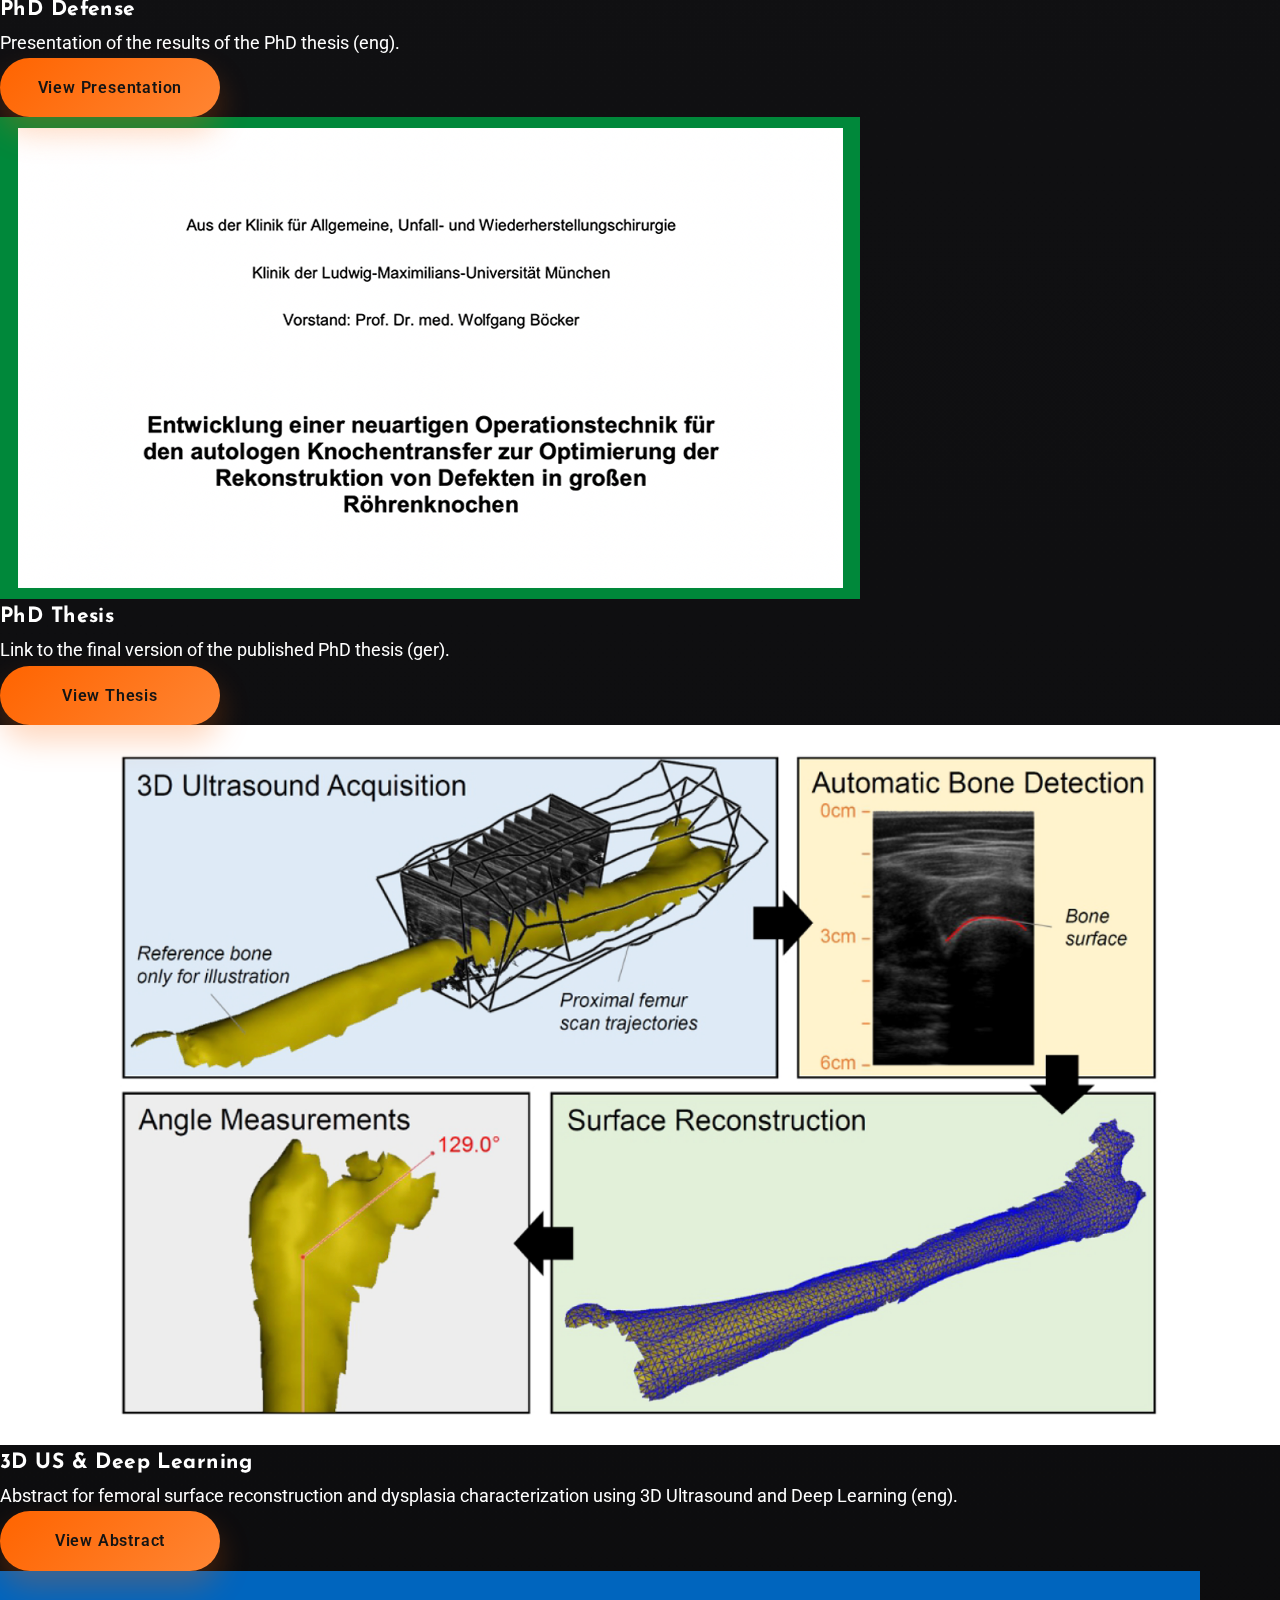
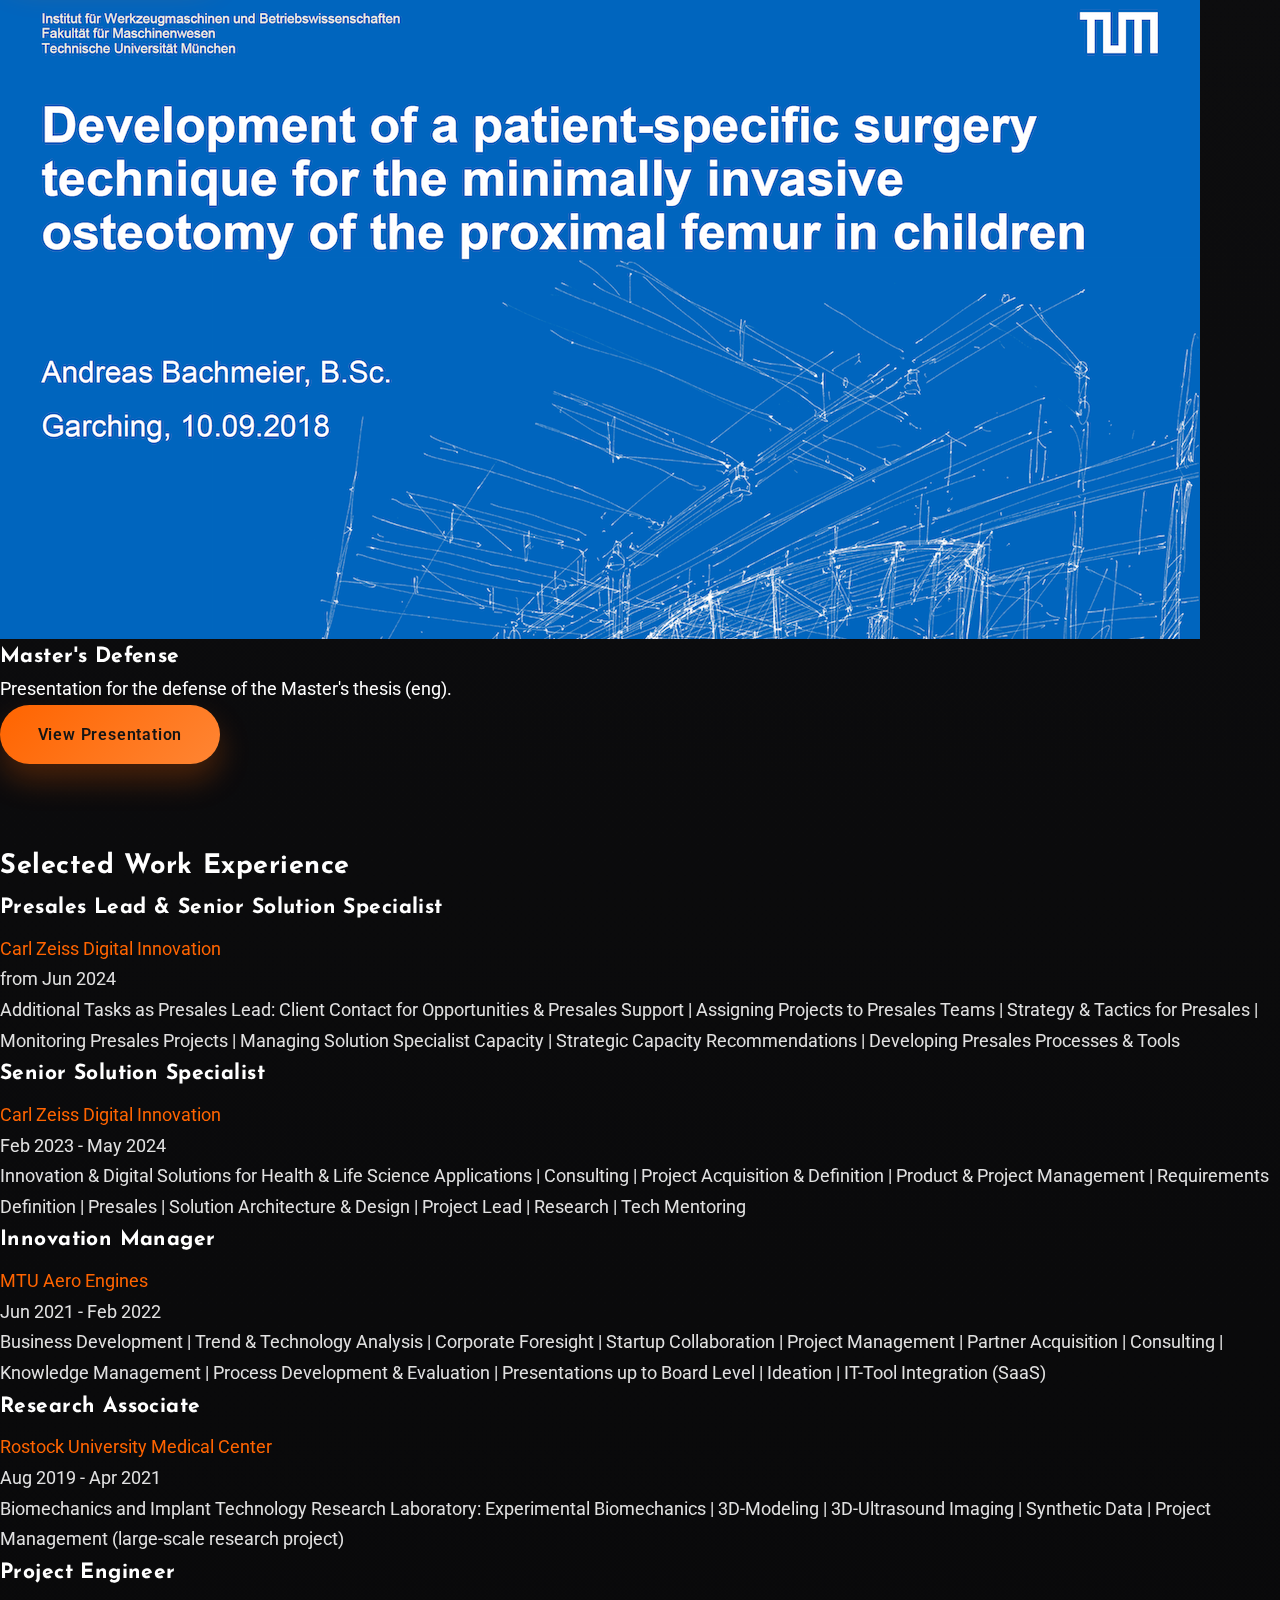
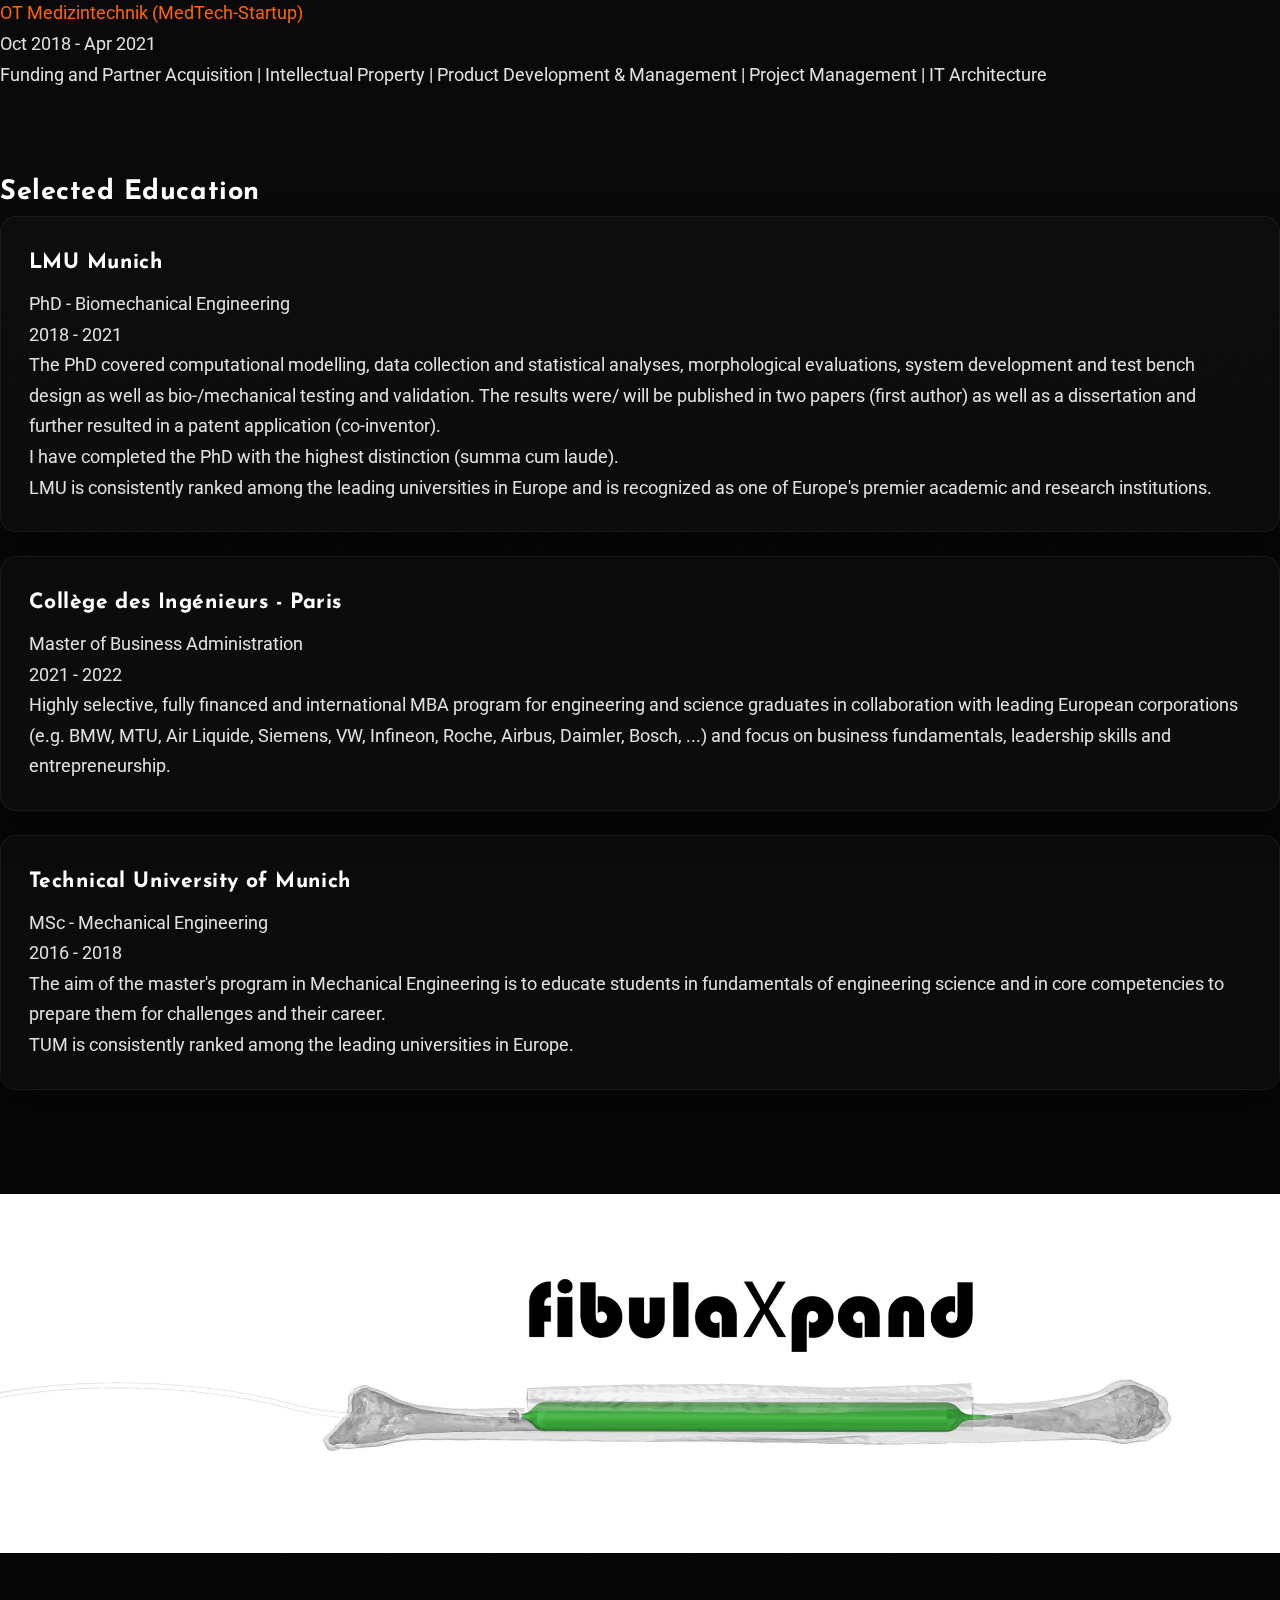
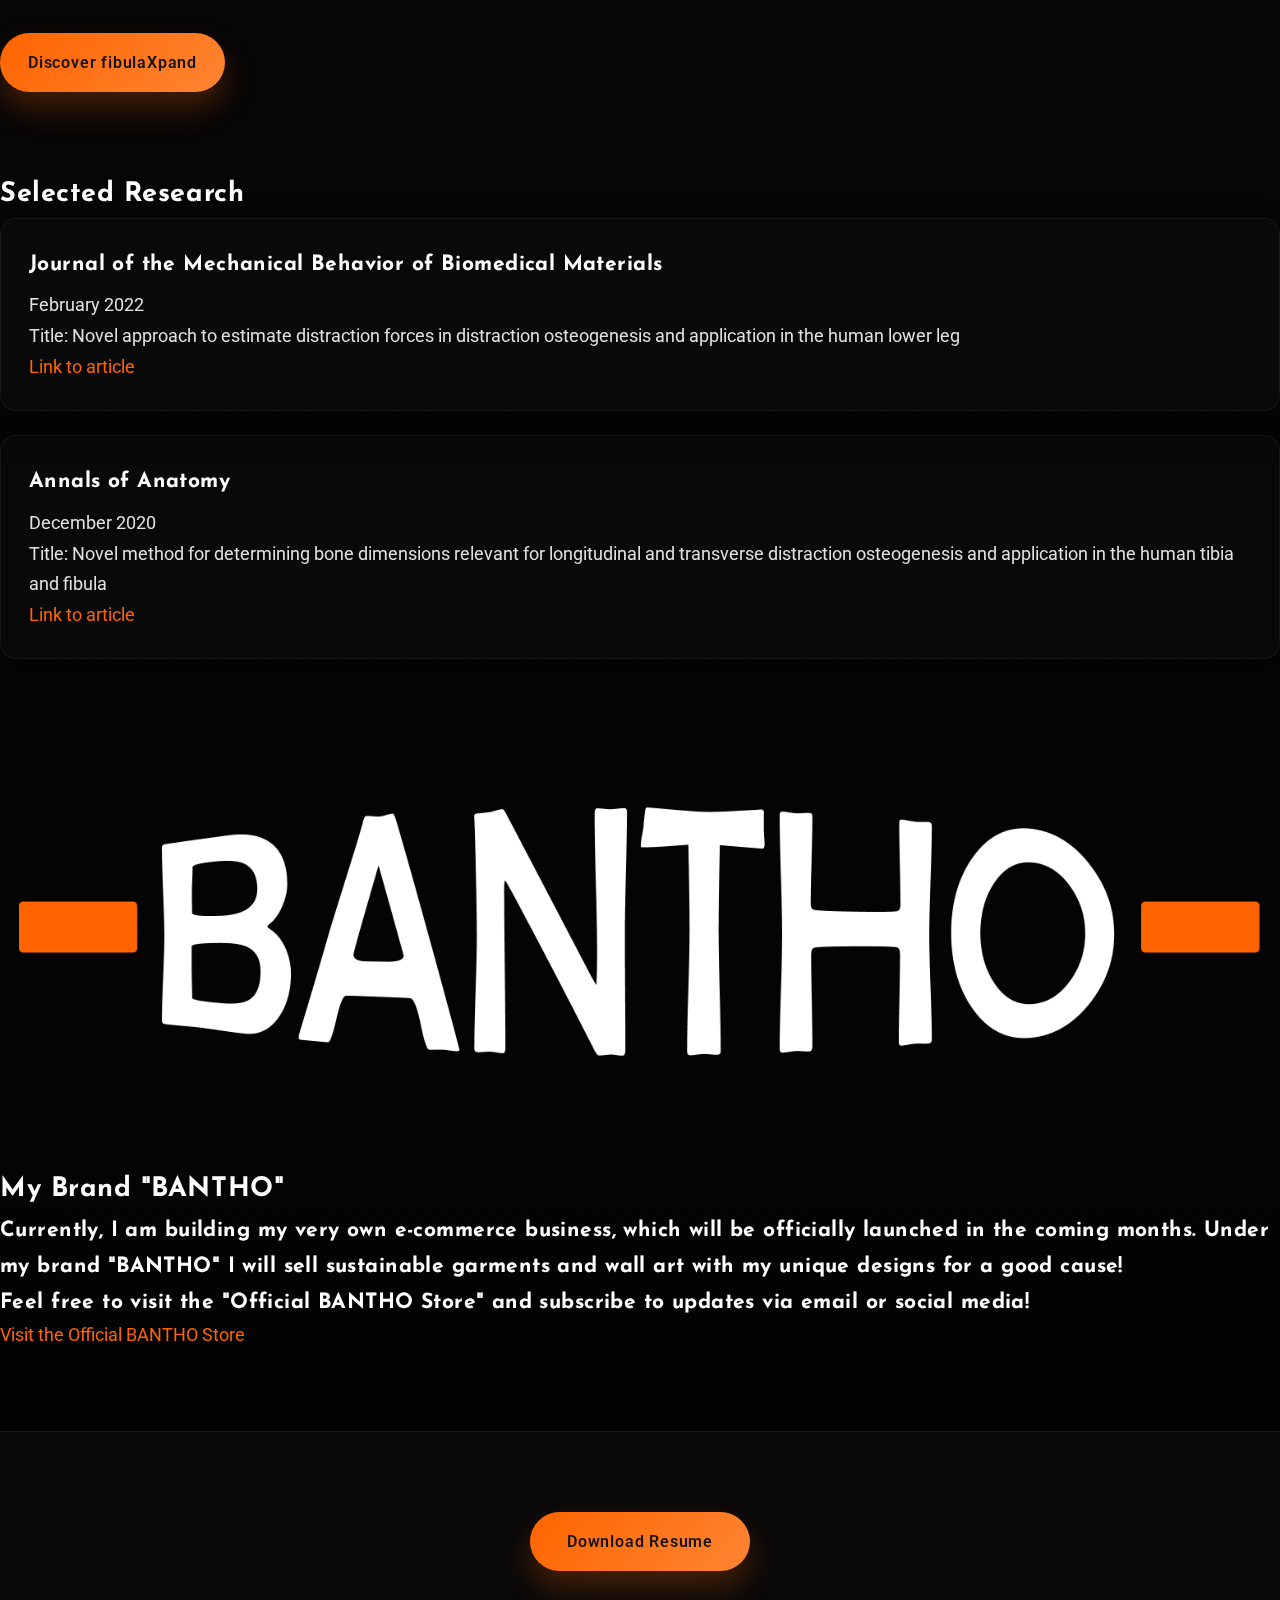
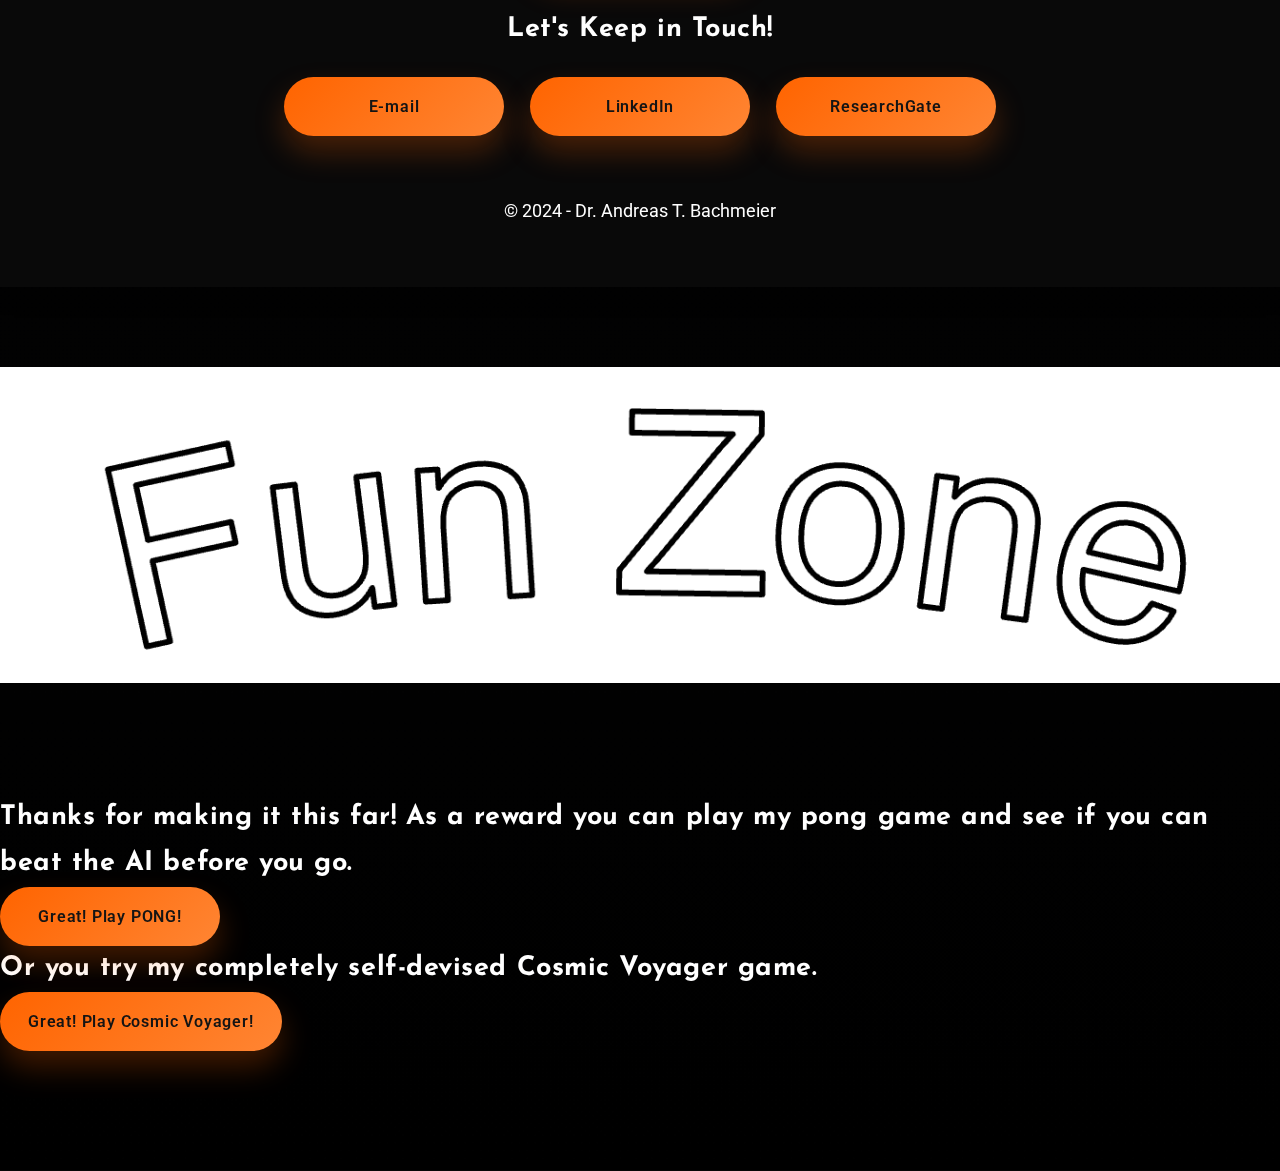
<file: index_old011124.html>
<!DOCTYPE html>
<html lang="en">
  <head>
    <meta charset="UTF-8" />
    <meta name="viewport" content="width=device-width, initial-scale=1.0" />
    <meta name="keywords" content="BANTHO, Official BANTHO Store, BANTHO Official, Andreas Bachmeier, Andreas Thomas Bachmeier, Andreas T Bachmeier, Andreas T. Bachmeier, Dr. Andreas Bachmeier, Dr. Andreas T Bachmeier, Dr. Andreas T. Bachmeier, Dr Andreas Bachmeier, Andi Bachmeier">
    <meta name="author" content="Andreas Thomas Bachmeier">
    <meta name="description" content="Personal website of Andreas T. Bachmeier with selected projects">

    <title>Website Andreas T. Bachmeier</title>
    <link rel="preconnect" href="https://fonts.googleapis.com" />
    <link rel="preconnect" href="https://fonts.gstatic.com" crossorigin />
    <link
      href="https://fonts.googleapis.com/css2?family=Josefin+Sans:wght@700&family=Roboto:wght@500&display=swap"
      rel="stylesheet"
    />

    <link rel="stylesheet" href="CSS/Styles.css" />

    <link rel="apple-touch-icon" sizes="180x180" href="Favicon/apple-touch-icon.png">
    <link rel="icon" type="image/png" sizes="32x32" href="Favicon/favicon-32x32.png">
    <link rel="icon" type="image/png" sizes="16x16" href="Favicon/favicon-16x16.png">
    <link rel="manifest" href="Favicon/site.webmanifest">
    <meta name="viewport" content="width=device-width, initial-scale=1.0">
    <meta name="msapplication-TileColor" content="#da532c" />
    <meta name="theme-color" content="#ffffff" />
    <meta name="google-site-verification" 
    
    content="5gbCg0Da9C1lfswmf8E8TrLdTP1zthT3uQJk-JWorLQ" />
  </head>
<!-- ***********************  Google Analytics *********************** -->
<Google tag (gtag.js)></Google>
<script async src="https://www.googletagmanager.com/gtag/js?id=G-KYK8CCBZ29"></script>
<script>
  window.dataLayer = window.dataLayer || [];
  function gtag(){dataLayer.push(arguments);}
  gtag('js', new Date());

  gtag('config', 'G-KYK8CCBZ29');
</script>
<!-- ********************************************** -->
  <body>
    <div id="cookieBanner" class="cookie-banner">
      <p>I use cookies to improve your experience. By using my website, you agree to the <a href="cookie-policy.html">cookie policy</a>.</p>
      <button id="acceptCookies" class="btn-accept">Accept</button>
    </div>
    
    <main>
      <!-- ***********************  ABOUT / PROFILE  *********************** -->
      <header>
        <h1 id="Name">Andreas T. Bachmeier</h1>

        <div class="content_wrap">
          <img id="profile_pic" src="Images/Bachmeier_Andreas_03_mod3-01_noBack_red_frame.png" />
          <h2 id="intro">PhD & MBA | Tech Enthusiast</h2>

          <h3 id="intro_text">
            <p>
              "As an engineer and scientist with an entrepreneurial mindset, I
              strive to improve people's lives through technological
              innovations."
            </p>
            <p>
              To achieve that, I utilize my profound experience in research and
              engineering as well as my skills in business development and
              management.
            </p>
            <p>
              For me, it is essential not only to develop new technologies, but
              also to successfully introduce them to the market and solve a
              customer problem to ultimately achieve real innovation.
            </p>
            <p>
              Further, I am passionate about design & web development as well as
              Machine Learning. Understanding and applying emerging technologies
              like Deep Learning to solve complex problems and thus advance
              society with new solutions is what motivates me the most.
            </p>
            <p>
              I have already worked in academic, corporate and startup
              environments, especially in the healthcare and aerospace industry.
            </p>
            <p>
              Based on my interests and skills, I am highly motivated to work in
              an international, interdisciplinary and agile environment. I want
              to help leverage innovative technologies to achieve optimal
              results and improve the customer & user experience.
            </p>

          </h3>
        </div>
      </header>

      <!-- ********************  PROJECTS / PORTFOLIO  ********************* -->
      <section class="projects">
        <div class="content_wrap">
          <h2>Featured Projects</h2>
          <p>View selected projects below.</p>


            <div class="content_wrap divider">
          <!-- Copy the whole <section> block to add more projects. -->
              <section class="projectitem">
                <img src="Images/InnovationOttobock.png" alt="description of image" />
                <h3>Promotion of Innovation</h3>
                <p>
                  Case Study on the promotion of innovation using the example of Ottobock (eng).
                </p>
                <a
                  class="btn"
                  href="Files/Innovation@Ottobock_ATBachmeier.pdf"
                  >View Case Study</a
                >
              </section>

            <section class="projectitem">
              <img src="Images/CaseStudyPMSkills copy.jpg" alt="description of image" />
              <h3>Product Management</h3>
              <p>
                Case Study covering solutions to product management tasks and questions (eng).
              </p>
              <a
                class="btn"
                href="Files/Case_Study_Product_Management_ATB.pdf"
                >View Case Study</a
              >
            </section>

            <section class="projectitem">
              <img src="Images/Case_Study_ATB.png" alt="description of image" />
              <h3>Digital Care Clinic</h3>
              <p>
                Case Study for the customer-centric development of a new digital service (eng).
              </p>
              <a
                class="btn"
                href="Files/Case_Study_Digital_Care_Clinic_ABachmeier.pdf"
                >View Case Study</a
              >
            </section>

            <section class="projectitem">
              <img
                src="Images/Chargeurs_thumbnail_.PNG"
                alt="description of image"
              />
              <h3>Strategy Challenge</h3>
              <p>
                Case Study to develop a strategic approach to significantly
                expand the Museum Solutions Business of Chargeurs (eng).
              </p>
              <a class="btn" href="Files/Strategy_Proposal_Chargeurs.mp4"
                >View Video</a
              >
            </section>

            <section class="projectitem">
              <img src="Images/Kazaktec.PNG" alt="description of image" />
              <h3>KazakTech</h3>
              <p>
                Case Study conducted for Goldbeck Solar to determine the most
                profitable approach for a solar park project in Kazakhstan
                (eng).
              </p>
              <a
                class="btn"
                href="Files/KazakTech_Valuation_Business_Modelling_CDI.pdf"
                >View Case Study</a
              >
            </section>

            <section class="projectitem">
              <img
                src="Images/Presentation_phD.PNG"
                alt="description of image"
              />
              <h3>PhD Defense</h3>
              <p>Presentation of the results of the PhD thesis (eng).</p>
              <a
                class="btn"
                href="Files/Presentation_Results_PhD_Thesis_Bachmeier.pdf"
                target="_blank"
                >View Presentation</a
              >
            </section>

            <section class="projectitem">
              <img
                src="Images/DissCoverV2.png"
                alt="description of image"
              />
              <h3>PhD Thesis</h3>
              <p>Link to the final version of the published PhD thesis (ger).</p>
              <a
                class="btn"
                href="https://edoc.ub.uni-muenchen.de/29033/"
                target="_blank"
                >View Thesis</a
              >
            </section>

            <section class="projectitem">
              <img src="Images/3DUltrasound.PNG" alt="description of image" />
              <h3>3D US & Deep Learning</h3>
              <p>
                Abstract for femoral surface reconstruction and dysplasia
                characterization using 3D Ultrasound and Deep Learning (eng).
              </p>
              <a
                class="btn"
                href="Files/Abstract_3D_Ultrasound_and_Deep_Learning_ for_Bone_Surface_Reconstruction.pdf"
                target="_blank"
                >View Abstract</a
              >
            </section>

            <section class="projectitem">
              <img src="Images/MA_thumbnail.PNG" alt="description of image" />
              <h3>Master's Defense</h3>
              <p>Presentation for the defense of the Master's thesis (eng).</p>
              <a
                class="btn"
                href="Files/20180910_MA_Presentation_Bachmeier.pdf"
                target="_blank"
                >View Presentation</a
              >
            </section>
          </div>
          <!-- End of Project block. -->
        </div>
      </section>

      <!-- ***********************  WORK EXPERIENCE  *********************** -->
      <section class="work">
        <div class="content_wrap item-details divider">
          <h2>Selected Work Experience</h2>

          <section class="job-item">
            <div class="job-detail">
              <h3>Presales Lead & Senior Solution Specialist</h3>
              <a
              href="https://www.zeiss.com/digital-innovation/home.html"
              target="_blank"
              >Carl Zeiss Digital Innovation</a>
              
              <p>from Jun 2024 </p>
            </div>
            <div class="job-summary">
              <p>
                Additional Tasks as Presales Lead: Client Contact for Opportunities & Presales Support | Assigning Projects to Presales Teams | Strategy & Tactics for Presales | Monitoring Presales Projects | Managing Solution Specialist Capacity | Strategic Capacity Recommendations | Developing Presales Processes & Tools
              </p>
            </div>
          </section>

          <section class="job-item">
            <div class="job-detail">
              <h3>Senior Solution Specialist</h3>
              <a
              href="https://www.zeiss.com/digital-innovation/home.html"
              target="_blank"
              >Carl Zeiss Digital Innovation</a>
              
              <p>Feb 2023 - May 2024</p>
            </div>
            <div class="job-summary">
              <p>
                Innovation & Digital Solutions for Health & Life Science Applications | Consulting | Project Acquisition & Definition | Product & Project Management | Requirements Definition | Presales | Solution Architecture & Design | Project Lead | Research | Tech Mentoring
              </p>
            </div>
          </section>

          <!-- Copy this whole <section> block to add more jobs. -->
          <section class="job-item">
            <div class="job-detail">
              <h3>Innovation Manager</h3>
              <a
              href="https://www.mtu.de/?fc=1"
              target="_blank"
              >MTU Aero Engines</a>

              <p>Jun 2021 - Feb 2022</p>
            </div>
            <div class="job-summary">
              <p>
                Business Development | Trend & Technology Analysis | Corporate
                Foresight | Startup Collaboration | Project Management | Partner
                Acquisition | Consulting | Knowledge Management | Process
                Development & Evaluation | Presentations up to Board Level |
                Ideation | IT-Tool Integration (SaaS)
              </p>
              <!--  <p>Optional list:
            <ul>
              <li>Delete this list if you don't need it.</li>
              <li>Created...</li>
              <li>Lead...</li>
              <li>Responsible for...</li>
            </ul></p> -->
            </div>
          </section>

          <!-- Copy this whole <section> block to add more jobs. -->
          <section class="job-item">
            <div class="job-detail">
              <h3>Research Associate</h3>
              <a
              href="https://forbiomit.med.uni-rostock.de/en/"
              target="_blank"
              >Rostock University Medical Center</a>
              
              <p>Aug 2019 - Apr 2021</p>
            </div>
            <div class="job-summary">
              <p>
                Biomechanics and Implant Technology Research Laboratory:
                Experimental Biomechanics | 3D-Modeling | 3D-Ultrasound Imaging
                | Synthetic Data | Project Management (large-scale research
                project)
              </p>
            </div>
          </section>
          <!-- End of Job block. -->
          <!-- Copy this whole <section> block to add more jobs. -->
          <section class="job-item">
            <div class="job-detail">
              <h3>Project Engineer</h3>
              <a
              href="https://www.otmedtec.de/en"
              target="_blank"
              >OT Medizintechnik (MedTech-Startup)</a>

              <p>Oct 2018 - Apr 2021</p>
            </div>
            <div class="job-summary">
              <p>
                Funding and Partner Acquisition | Intellectual Property |
                Product Development & Management | Project Management | IT
                Architecture
              </p>
            </div>
          </section>
          <!-- End of Job block. -->
        </div>
      </section>

      <!-- ******************  EDUCATION & CERTIFICATIONS ****************** -->
      <section class="education">
        <div class="content_wrap item-details divider">
          <h2>Selected Education</h2>

          <!-- Copy this whole <section> block to add more schools. -->
          <section class="edu-item">
            <div class="edu-detail">
              <h3>LMU Munich</h3>
              <p>PhD - Biomechanical Engineering</p>
              <p>2018&nbsp-&nbsp2021</p>
            </div>
            <div class="edu-summary">
              <p>
                The PhD covered computational modelling, data collection and
                statistical analyses, morphological evaluations, system
                development and test bench design as well as bio-/mechanical
                testing and validation. The results were/ will be published in
                two papers (first author) as well as a dissertation and further
                resulted in a patent application (co-inventor).
              </p>

              <p>
                I have completed the PhD with the highest distinction (summa cum
                laude).
              </p>

              <p>
                LMU is consistently ranked among the leading universities in
                Europe and is recognized as one of Europe's premier academic and
                research institutions.
              </p>
            </div>
          </section>
          <section class="edu-item">
            <div class="edu-detail">
              <h3>Collège des Ingénieurs - Paris</h3>
              <p>Master of Business Administration</p>
              <p>2021&nbsp-&nbsp2022</p>
            </div>
            <div class="edu-summary">
              <p>
                Highly selective, fully financed and international MBA program
                for engineering and science graduates in collaboration with
                leading European corporations (e.g. BMW, MTU, Air Liquide,
                Siemens, VW, Infineon, Roche, Airbus, Daimler, Bosch, ...) and
                focus on business fundamentals, leadership skills and
                entrepreneurship.
              </p>
            </div>
          </section>
          <!-- End of School block. -->
          <section class="edu-item">
            <div class="edu-detail">
              <h3>Technical University of Munich</h3>
              <p>MSc - Mechanical Engineering</p>
              <p>2016&nbsp-&nbsp2018</p>
            </div>
            <div class="edu-summary">
              <p>
                The aim of the master's program in Mechanical Engineering is to
                educate students in fundamentals of engineering science and in
                core competencies to prepare them for challenges and their
                career.
              </p>
              <p>
                TUM is consistently ranked among the leading universities in
                Europe.
              </p>
            </div>
          </section>
          <!-- End of School block. -->
        </div>
      </section>

      <!-- ******************  Research Image****************** -->

      <section class="researchimage">
        <div class="content_wrap item-details divider">
          <img
            src="Images/Logo_fibulaXpand_v2_cut2.jpg"
            alt="description of image"
          />
        </div>
      </section>
          <!-- ******************  Discover fibulaXpand Button ****************** -->
      <section class="discover-button">
        <div class="content_wrap">
          <a class="btn_discover" href="fibulaXpand.html" target="_blank">Discover fibulaXpand</a>
        </div>
      </section>

      <!-- ******************  Research ****************** -->
      <section class="research">
        <div class="content_wrap item-details divider">
          <h2>Selected Research</h2>

          <!-- Copy this whole <section> block to add more schools. -->
          <section class="res-item">
            <div class="res-detail">
              <h3>
                Journal of the Mechanical Behavior of Biomedical Materials
              </h3>
              <p>February 2022</p>
            </div>
            <div class="res-summary">
              <p>
                Title: Novel approach to estimate distraction forces in
                distraction osteogenesis and application in the human lower leg
              </p>
              <a
                href="https://www.sciencedirect.com/science/article/abs/pii/S1751616122000571?via%3Dihub"
                target="_blank"
                >Link to article</a
              >
            </div>
          </section>
          <section class="res-item">
            <div class="res-detail">
              <h3>Annals of Anatomy</h3>
              <p>December 2020</p>
            </div>
            <div class="res-summary">
              <p>
                Title: Novel method for determining bone dimensions relevant for
                longitudinal and transverse distraction osteogenesis and
                application in the human tibia and fibula
              </p>
              <a
                href="https://www.sciencedirect.com/science/article/abs/pii/S0940960220302004?via%3Dihub"
                target="_blank"
                >Link to article</a
              >
            </div>
          </section>
          <!-- End of Research block. -->
        </div>
      </section>
<!-- ******************  BANTHO Image****************** -->

<section class="BANTHOimage">
  <div class="content_wrap">
    <img
      src="Images/Baanto_logo_2_light.png"
      alt="BANTHO Banner"
    />
  </div>
</section>

<!-- ******************  BANTHO Content ****************** -->
<section class="BANTHO">
  <div class="content_wrap">
    <h2>My Brand "BANTHO"</h2>

    <!-- Copy this whole <section> block to add more schools. -->
    <section class="BANTHO-item">

      <div class="BANTHO-summary">
        <h3 id="BANTHO_text">
        <p>
          Currently, I am building my very own e-commerce business, which will be officially launched in the coming months.
          Under my brand "BANTHO" I will sell sustainable garments and wall art with my unique designs for a good cause!
        </p>
        <p>
          Feel free to visit the "Official BANTHO Store" and subscribe to updates via email or social media!
        </p>
      </h3>
        
      </div>
    </section>
   
  </div>

<section class="BANTHObutton">
  
  
  <a class="btn_bantho" href="https://www.bantho-official.com/"
  target="_blank"
  >Visit the Official BANTHO Store</a
  > 

</section>


</section>
 <!-- End of BANTHO block. -->

 
</section>



      <!-- *****************  CONTACT INFO / SOCIAL MEDIA  ***************** -->
      <footer>
        <a
          class="btn-foot"
          href="Files/Resume_Andreas_T_Bachmeier.pdf"
          target="_blank"
          >Download Resume</a
        >

        <!--  <div class="content_wrap"> -->
        <h2>Let's Keep in Touch!</h2>

        <!-- Social media and contact links. Add or remove any networks. -->
        <ul class="contact-list">
          <li>
            <a class="btn-foot" href="mailto:andreas.bachmeier@cdi.eu"
              >E-mail</a
            >
          </li>
          <li>
            <a
              class="btn-foot"
              href="https://www.linkedin.com/in/andreas-t-bachmeier-741a83157/"
              target="_blank"
              >LinkedIn</a
            >
          </li>
          <li>
            <a
              class="btn-foot"
              href="https://www.researchgate.net/profile/Andreas-Bachmeier"
              target="_blank"
              >ResearchGate</a
            >
          </li>
        </ul>
        <p id="Imprint">© 2024 - Dr. Andreas T. Bachmeier</p>

      </footer>



<!-- ******************  FunZone Image****************** -->

<section class="FunZoneImage">
  <div class="content_wrap">
    <img
      src="Images/funzone.png"
      alt="Fun Zone Image"
    />
  </div>
</section>



      <!-- ******************  PONG  ****************** -->
 <section class="PONG">
  <div class="content_wrap">
    <h2>Thanks for making it this far! As a reward you can play my pong game and see if you can beat the AI before you go.</h2>

    <!-- Copy this whole <section> block to add more schools. -->


<section class="PONGbutton">
  
  
  <a class="btn_pong" href="pong.html"
  target="_blank"
  >Great! Play PONG!</a
  > 

</section>

<!-- ******************  End of Pong ****************** -->



      <!-- ******************  Cosmic Voyager  ****************** -->
      <section class="Cosmic">
        <div class="content_wrap">
          <h2>Or you try my completely self-devised Cosmic Voyager game.</h2>
      
          <!-- Copy this whole <section> block to add more schools. -->
      
      
      <section class="Cosmicbutton">
        
        
        <a class="btn_cosmic" href="CosmicVoyage.html"
        target="_blank"
        >Great! Play Cosmic Voyager!</a
        > 
      
      </section>
      
      <!-- ******************  End of Cosmic Voyager ****************** -->




    </main>
   <!-- Cookie banner Script. -->
    <script>
      window.onload = function() {
        var acceptBtn = document.getElementById("acceptCookies");
        var cookieBanner = document.getElementById("cookieBanner");
    
        if (!localStorage.getItem("cookiesAccepted")) {
          cookieBanner.style.display = "block";
        }
    
        acceptBtn.onclick = function() {
          localStorage.setItem("cookiesAccepted", "true");
          cookieBanner.style.display = "none";
        };
      };
    </script>




 <!-- Decreasing Header Script. -->
<script>
document.addEventListener('DOMContentLoaded', function() {
    const mainHeader = document.getElementById('Name');

    function handleScroll() {
        if (window.scrollY > 50) {
            mainHeader.classList.add('small-header');
        } else {
            mainHeader.classList.remove('small-header');
        }
    }

    window.addEventListener('scroll', handleScroll);
    document.addEventListener('touchstart', handleScroll);
    document.addEventListener('touchend', handleScroll);
});
</script>
  </body>
</html>
</file>
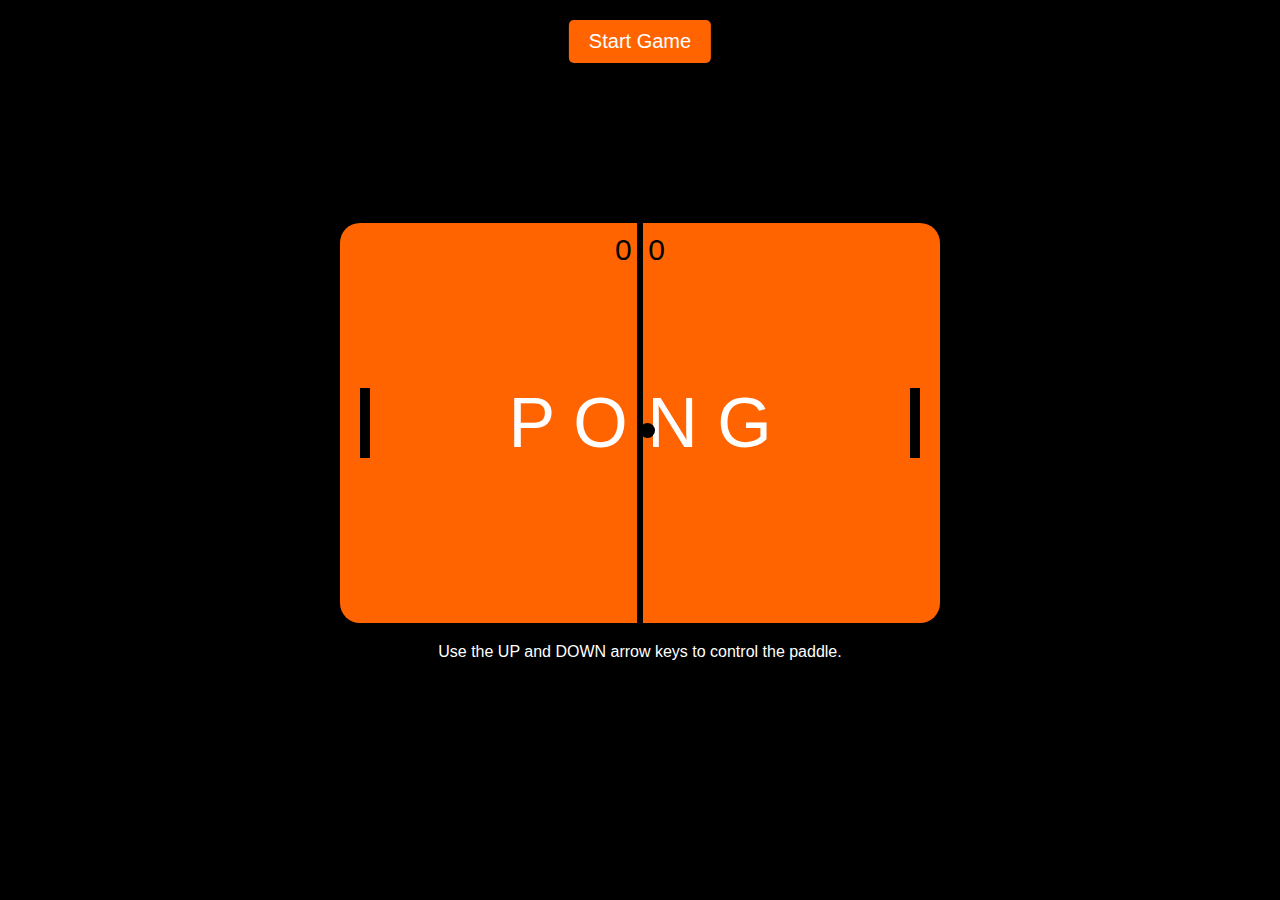
<file: pong.html>
<!DOCTYPE html>
<html lang="en">
<head>
    <meta charset="UTF-8">
    <meta name="viewport" content="width=device-width, initial-scale=1.0">
    <title>Pong Game</title>
    <link rel="stylesheet" href="CSS/pong.css">
    <link rel="apple-touch-icon" sizes="180x180" href="Favicon/apple-touch-icon.png">
    <link rel="icon" type="image/png" sizes="32x32" href="Favicon/favicon-32x32.png">
    <link rel="icon" type="image/png" sizes="16x16" href="Favicon/favicon-16x16.png">
</head>
<body>
    <div id="gameWrapper">
        <div id="gameArea">
            <div id="paddleA" class="paddle"></div>
            <div id="paddleB" class="paddle"></div>
            <div id="ball"></div>
             <div id="scoreA" class="score">0</div>
            <div id="scoreB" class="score">0</div>
            <div id="gameTitle">P O N G</div>
        </div>
    <p id="controlInstructions">Use the UP and DOWN arrow keys to control the paddle.</p>
    </div>
    <button id="startButton">Start Game</button>
    <script src="JS/pong.js"></script>
</body>
</html>
</file>
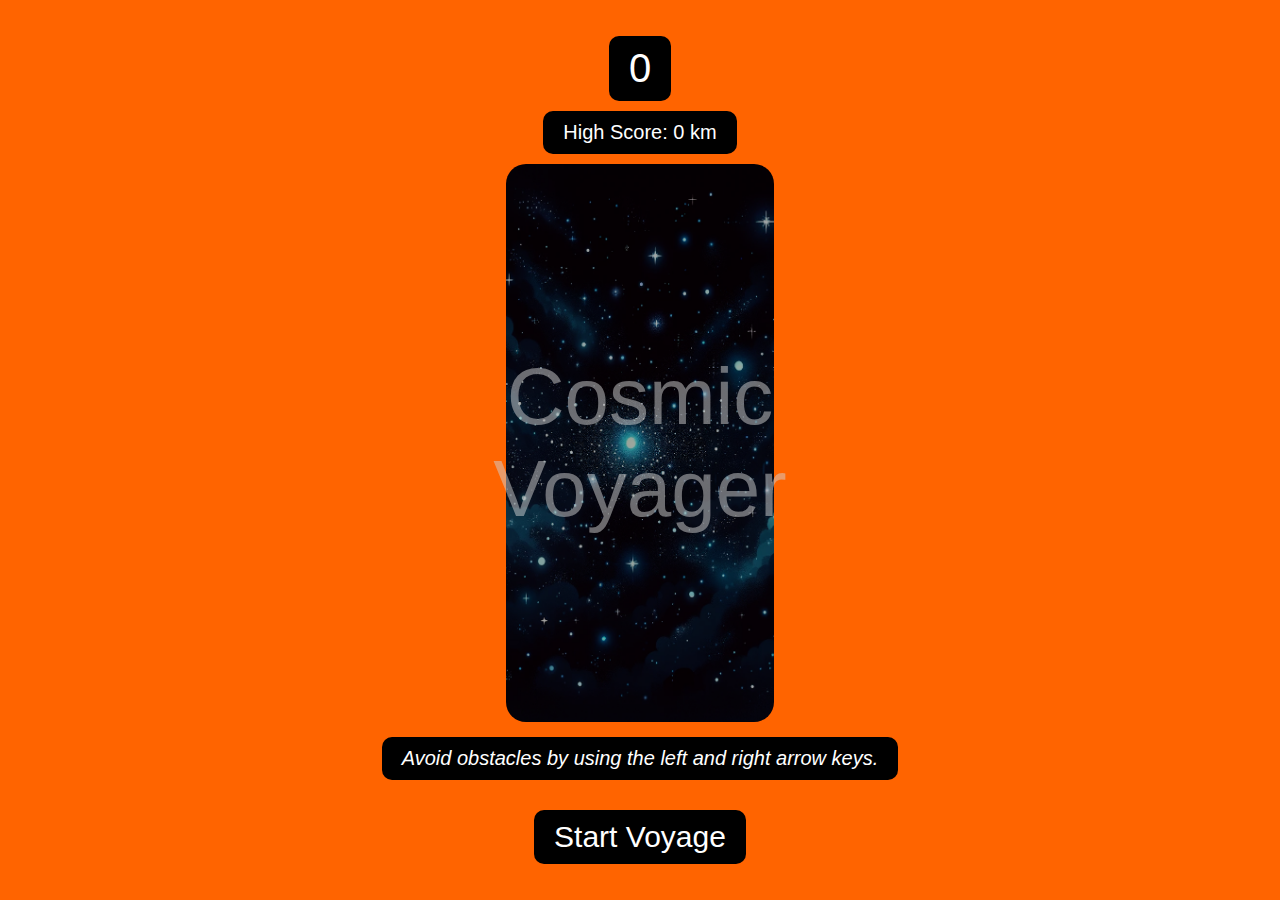
<file: CosmicVoyager/CosmicVoyage.html>
<!DOCTYPE html>
<html lang="en">
<head>
    <meta charset="UTF-8">
    <meta name="viewport" content="width=device-width, initial-scale=1.0">
    <title>Cosmic Vogager</title>
    <link rel="stylesheet" href="CosmicVoyage.css">
    <link rel="apple-touch-icon" sizes="180x180" href="Favicon/apple-touch-icon.png">
    <link rel="icon" type="image/png" sizes="32x32" href="Favicon/favicon-32x32.png">
    <link rel="icon" type="image/png" sizes="16x16" href="Favicon/favicon-16x16.png">
</head>
<body>
    <div id="gameContainer">
        <div id="scoreContainer">  <span id="score">0</span></div>
        <div id="highScore">High Score: 0 km</div>

        <div id="gameArea">
            <div id="astronaut"></div>
            <div id="gameTitle">Cosmic Voyager</div>
            <!-- Obstacles will be added here by JS -->
        </div>
        <div id="gameOverScreen" class="hidden">
            <p id="finalScore"> </p>
            
          </div>
          <div id="instructionText"></div>
        <button id="startButton">Start Voyage</button>
    </div>
    
    <script src="CosmicVoyage.js"></script>
</body>
</html>
</file>
<file: CSS/Styles_Policy.css>
:root {
  --accent-color: #ff6400;
  --surface: rgba(10, 10, 10, 0.76);
  --text-primary: #ffffff;
  --text-secondary: rgba(255, 255, 255, 0.82);
  --border: rgba(255, 255, 255, 0.08);
  --shadow: 0 28px 55px rgba(0, 0, 0, 0.5);
}

*,
*::before,
*::after {
  box-sizing: border-box;
}

body {
  margin: 0;
  font-family: 'Roboto', sans-serif;
  color: var(--text-secondary);
  background: linear-gradient(180deg, rgba(255, 100, 0, 0.5) 0%, rgba(15, 15, 15, 0.96) 40%, #000 100%),
              radial-gradient(circle at 18% 12%, rgba(255, 100, 0, 0.12), transparent 55%),
              radial-gradient(circle at 82% 0%, rgba(255, 255, 255, 0.08), transparent 50%);
  min-height: 100vh;
  padding: 80px 20px;
  display: flex;
  justify-content: center;
}

main {
  width: min(880px, 92%);
  background: var(--surface);
  border-radius: 18px;
  border: 1px solid var(--border);
  padding: clamp(32px, 4vw, 56px);
  box-shadow: var(--shadow);
  backdrop-filter: blur(18px);
  line-height: 1.7;
}

h1,
h2 {
  font-family: 'Josefin Sans', sans-serif;
  color: var(--text-primary);
  letter-spacing: 0.06em;
  text-transform: uppercase;
}

h1 {
  font-size: clamp(1.8rem, 2vw + 1.2rem, 2.6rem);
  margin-bottom: 12px;
}

h2 {
  font-size: clamp(1.2rem, 1.2vw + 1rem, 1.6rem);
  margin-top: 40px;
  margin-bottom: 16px;
}

p,
ul,
li {
  margin-bottom: 1.1em;
}

ul {
  padding-left: 1.2rem;
}

a {
  color: var(--accent-color);
  text-decoration: none;
  font-weight: 600;
  transition: color 0.25s ease;
}

a:hover,
a:focus-visible {
  color: #ff8d3a;
}

hr {
  border: none;
  height: 1px;
  background: linear-gradient(90deg, transparent, rgba(255, 255, 255, 0.4), transparent);
  margin: 48px 0;
}

@media screen and (max-width: 768px) {
  body {
    padding: 60px 16px;
  }

  main {
    width: 100%;
    padding: 28px;
  }
}

@media screen and (max-width: 540px) {
  body {
    padding: 40px 12px;
  }

  main {
    padding: 24px;
    border-radius: 16px;
  }

  p,
  ul,
  li {
    font-size: 0.95rem;
  }
}
</file>
<file: CSS/CosmicVoyage.css>
body, html {
  margin: 0;
  padding: 0;
  overflow: hidden;
  display: flex;
  justify-content: center;
  align-items: center;
  flex-direction: column;
  height: 100vh;
  background-color: rgb(255, 100, 0); /* Optional: sets the background of the entire page */
  width: 100%;
  height: 100%;
  margin: 0;
  padding: 0;
}

#startButton {
  background-color: black; /* Set the background color to black */
  color: white; /* Set the text color to white */
  padding: 10px 20px; /* Add some padding for better visual appearance */
  font-size: 30px; /* Adjust the font size as needed */
  border: none; /* Remove the default border */
  border-radius: 10px; /* Add rounded corners */
  cursor: pointer; /* Change cursor to pointer to indicate it's clickable */
  outline: none; /* Remove the outline to improve aesthetics on focus */
  margin-top: 15px; /* Add more distance from the game area or other elements */
}

#startButton:hover {
  background-color: #333; /* Darken the button a bit on hover */
  color: #FFF; /* Keep text color white or change as needed */
}


#score {
  font-size: 40px; /* Adjust the size as needed */
  color: #FFF; /* Text color */
  text-align: center;
  margin-bottom: 0px; /* Adjust spacing around the score display as needed */
  font-family: 'Arial', sans-serif; /* Example font */
  background-color: black; /* Background color of the box */
  padding: 10px 20px; /* Padding around the text */
  border-radius: 10px; /* Rounded corners */
  display: inline-block; /* Allows the box to fit the content's width */
}


#instructionText {
  font-size: 20px; /* Adjust the size as needed */
  font-style: italic;
  color: #FFF; /* Text color */
  text-align: center;
  margin: 15px 0; /* Adjust spacing around the score display as needed */
  font-family: 'Arial', sans-serif; /* Example font */
  background-color: black; /* Background color of the box */
  padding: 10px 20px; /* Padding around the text */
  border-radius: 10px; /* Rounded corners */
  display: inline-block; /* Allows the box to fit the content's width */
}


#gameContainer {
  display: flex;
  flex-direction: column;
  align-items: center;
}

#scoreContainer {
  color: rgb(0, 0, 0);
  font-family: Arial, sans-serif;
  
}

#highScore {
  color: rgb(0, 0, 0);
  font-family: Arial, sans-serif;
  margin-bottom: 10px;
  margin-top: 10px;
    font-size: 20px; /* Adjust the size as needed */
    color: #FFF; /* Text color */
    text-align: center;
    background-color: black; /* Background color of the box */
    padding: 10px 20px; /* Padding around the text */
    border-radius: 10px; /* Rounded corners */
    display: inline-block; /* Allows the box to fit the content's width */
}

#gameArea {
  width: 21vw; /* 85% of the viewport width */
  height: 62vh; /* 70% of the viewport height */
   /* Add any additional styles (background, border, etc.) below */
  border-radius: 20px; /* Rounded corners for the game area */
  background-image: url('../Icons/background.png');
  background-size: cover; /* Cover the entire area */
  background-position: center; /* Center the background image */
  margin: 0 auto; /* Center the game area horizontally */
  position: relative;
  text-align: center;  
}


#astronaut {
  position: absolute;
  bottom: 10px; /* Adjust based on how you want to position the astronaut from the bottom */
  left: 45%; /* Start the astronaut in the middle of the game area */
  width: 35px; /* Adjust based on the size of your astronaut image */
  height: auto; /* Maintain aspect ratio */
}

#gameTitle {
  position: absolute;
  top: 50%;
  left: 50%;
  font-family: 'Arial', sans-serif; /* Example font */
  transform: translate(-50%, -50%);
  color: lightgrey;
  opacity: 0.5; /* Adjust for desired transparency */
  font-size: 80px; /* Adjust based on your design */
  z-index: 1; /* Ensure it's above the background but below interactive elements */
}

/* Obstacles */
.planet, .asteroid, .supernova, .blackhole {
  position: absolute;
}


.hidden {
  display: none;
}

#gameOverScreen {
  font-size: 40px; /* Adjust the size as needed */
  border-radius: 20px; /* Rounded corners for the game area */
  color: #FFF; /* Text color */
  font-family: 'Arial', sans-serif; /* Example font */
  display: none; /* Start hidden */
  position: fixed;
  top: 50%;
  left: 50%;
  transform: translate(-50%, -50%);
  background-color: rgba(0, 0, 0, 0.8);
  color: white;
  padding: 20px;
  z-index: 100; /* Above the game area */
}

.visible {
  display: flex !important;
  justify-content: center;
  align-items: center;
}





/* Adjustments for smaller screens (smartphones) */
@media (max-width: 800px) {
  #gameArea {
    width: 80vw; /* 85% of the viewport width */
    height: 55vh; /* 70% of the viewport height */
      border-radius: 10px;
  }

  #astronaut {
      width: 25px; /* Reduced */
      height: auto; /* Reduced */
  }

  #score {
      font-size: 25px; /* Adjusted for smaller screen */
    
  }

  #instructionText{
    font-size: 12px; /* Adjusted for smaller screen */
}

#gameTitle {
  font-size: 50px;
}

  #gameOverScreen {
    font-size: 20px; /* Adjust the size as needed */
    border-radius: 10px; /* Rounded corners for the game area */
    color: #FFF; /* Text color */
    font-family: 'Arial', sans-serif; /* Example font */
    display: none; /* Start hidden */
    position: fixed;
    top: 50%;
    left: 50%;
    transform: translate(-50%, -50%);
    background-color: rgba(0, 0, 0, 0.8);
    color: white;
    padding: 15px;
    z-index: 100; /* Above the game area */
  }

  #startButton {
    background-color: black; /* Set the background color to black */
    color: white; /* Set the text color to white */
    padding: 5px 10px; /* Add some padding for better visual appearance */
    font-size: 20px; /* Adjust the font size as needed */
    border: none; /* Remove the default border */
    border-radius: 5px; /* Add rounded corners */
    cursor: pointer; /* Change cursor to pointer to indicate it's clickable */
    outline: none; /* Remove the outline to improve aesthetics on focus */
    margin-top: 10px; /* Add more distance from the game area or other elements */
  }
  #highScore {
    color: rgb(0, 0, 0);
    font-family: Arial, sans-serif;
    margin-bottom: 5px;
    margin-top: 5px;
      font-size: 15px; /* Adjust the size as needed */
      color: #FFF; /* Text color */
      text-align: center;
      background-color: black; /* Background color of the box */
      padding: 5px 10px; /* Padding around the text */
      border-radius: 5px; /* Rounded corners */
      display: inline-block; /* Allows the box to fit the content's width */
  }
}
</file>
<file: CSS/fibulaXpand.css>
/* Fonts */
body {
    font-family: 'Roboto', sans-serif;
    color: #333;
    margin: 0;
    padding: 0;
    overflow-x: hidden;
}

/* Navigation */
nav {
    width: 100%; /* Header spans full width */
    margin: 0 auto;
    padding: 20px 0;
    position: fixed;
    top: 0;
    left: 0;
    z-index: 1000;
    background-color: white;
    transition: all 0.3s ease;
}

.nav-container {
    width: 90%; /* Menu items and logo span 90% */
    margin: 0 auto;
    display: flex;
    justify-content: space-between;
    align-items: center;
}

.logo img {
    width: 150px;
}

/* Navigation Links */
.nav-links {
    list-style: none;
    display: flex;
}

.nav-links li {
    margin-left: 20px;
}

.nav-links a {
    text-decoration: none;
    color: #333;
    font-weight: 500;
    transition: color 0.3s, transform 0.3s;
    position: relative;
}

.nav-links a::after {
    content: '';
    width: 0%;
    height: 2px;
    background: #007B5E;
    position: absolute;
    left: 0;
    bottom: -5px;
    transition: width 0.3s;
}

.nav-links a:hover {
    color: #007B5E;
    transform: translateY(-3px);
}

.nav-links a:hover::after {
    width: 100%;
}

/* Burger Menu */
.burger {
    display: none;
    flex-direction: column;
    cursor: pointer;
}

.burger div {
    width: 25px;
    height: 3px;
    background-color: #333;
    margin: 5px;
    transition: all 0.3s ease;
}

/* Side Menu for Mobile */
@media (max-width: 768px) {
    .burger {
        display: flex;
    }

    .nav-links {
        position: fixed;
        right: 0;
        height: 100vh;
        top: 0;
        background-color: #fff;
        flex-direction: column;
        align-items: center;
        width: 70%;
        transform: translateX(100%);
        transition: transform 0.5s ease-in;
        box-shadow: -5px 0 5px rgba(0,0,0,0.1);
        padding-top: 60px;
        z-index: 1500;
    }

    .nav-links li {
        margin: 20px 0;
    }

    .nav-active {
        transform: translateX(0%);
    }

    .burger.toggle div:nth-child(1) {
        transform: rotate(-45deg) translate(-5px,6px);
    }

    .burger.toggle div:nth-child(2) {
        opacity: 0;
    }

    .burger.toggle div:nth-child(3) {
        transform: rotate(45deg) translate(-5px,-6px);
    }
}

/* Main Logo Image */
.main-logo {
    width: 100%;
    text-align: center;
    margin: 200px 0 20px; /* Increased top margin, reduced bottom margin */
}

.main-logo img {
    width: 90%; /* Image spans 90% of the whole screen */
    max-width: none; /* Remove max-width to allow full 90% */
    transition: width 0.5s ease;
}

.main-logo.scrolled img {
    width: 45%; /* Reduce size to 50% when scrolled */
}

/* Sections */
.section {
    padding: 80px 0;
}

.bg-light {
    background-color: #f9f9f9;
}

.container {
    width: 70%; /* Content spans 70% on large screens */
    margin: 0 auto;
    text-align: justify;
}

@media (max-width: 768px) {
    .container {
        width: 85%; /* Keep as is on mobile */
    }
}

.section h2 {
    font-family: 'Josefin Sans', sans-serif;
    font-size: 2.5rem;
    margin-bottom: 30px;
    text-align: center;
}

.section p {
    font-size: 1.1rem;
    line-height: 1.8;
    margin-bottom: 20px;
}

.section h3 {
    font-size: 1.8rem;
    margin-top: 40px;
    margin-bottom: 20px;
    text-align: center;
}

.section ul,
.section ol {
    margin: 20px 0;
    padding-left: 20px;
}

.section li {
    margin-bottom: 10px;
}

/* Buttons */
.btn {
    padding: 15px 30px;
    background-color: #007B5E;
    color: #fff;
    text-decoration: none;
    font-size: 1rem;
    border-radius: 5px;
    transition: background-color 0.3s, width 0.3s;
    display: inline-block;
    margin-top: 20px;
    text-align: center;
    width: 100%;
    max-width: 300px; /* Set a consistent max-width */
    box-sizing: border-box;
    cursor: pointer;
}

.btn:hover {
    background-color: #005a43;
}

.btn i {
    margin-right: 10px;
    font-size: 1.2rem;
}

/* Science Section Buttons (2x2 Grid) */
.science-buttons {
    display: grid;
    grid-template-columns: repeat(2, 1fr);
    gap: 20px;
    max-width: 80%;
    margin: 0 auto;
    justify-items: center; /* Center buttons within grid items */
}

.science-buttons .btn {
    width: 100%; /* Buttons take full width of grid column */
    text-align: center;
    margin: 0;
}

@media (max-width: 768px) {
    .science-buttons {
        grid-template-columns: 1fr;
    }
}

/* Contact Buttons (2x1 Grid) */
.contact-buttons {
    display: grid;
    grid-template-columns: repeat(2, 1fr);
    gap: 20px;
    max-width: 80%;
    margin: 0 auto;
    justify-items: center; /* Center buttons within grid items */
}

.contact-buttons .btn {
    width: 100%; /* Buttons take full width of grid column */
    text-align: center;
    margin: 0;
}

@media (max-width: 768px) {
    .contact-buttons {
        grid-template-columns: 1fr;
    }
}

/* Ensure buttons are centered on smaller screens */
@media (max-width: 768px) {
    .science-buttons .btn,
    .contact-buttons .btn {
        margin: 0 auto;
    }
}

/* Centered Button */
.btn-center {
    text-align: center;
}

.btn-center .btn {
    margin: 0 auto;
    width: 100%;
    max-width: 300px; /* Set max-width to match other buttons */
}

/* Image Gallery */
.image-gallery {
    display: flex;
    flex-wrap: wrap;
    gap: 20px;
    justify-content: center;
}

.image-gallery img {
    max-width: 100%;
    height: auto;
    border-radius: 5px;
    cursor: pointer;
    transition: transform 0.3s;
}

.image-gallery img:hover {
    transform: scale(1.05);
}

/* Modal for Image Enlargement */
.modal {
    position: fixed;
    top: 0;
    left: 0;
    width: 100%;
    height: 100%;
    background: rgba(0, 0, 0, 0.8);
    display: flex;
    justify-content: center;
    align-items: center;
    z-index: 2000;
}

.modal img {
    max-width: 90%;
    max-height: 90%;
}

.modal .close {
    position: absolute;
    top: 30px;
    right: 30px;
    color: #fff;
    font-size: 2rem;
    cursor: pointer;
}

/* Benefits Grid */
.benefits-grid {
    display: grid;
    grid-template-columns: repeat(2, 1fr);
    gap: 20px;
    grid-auto-rows: 1fr; /* Ensure all rows are equal height */
}

.benefit-item {
    background-color: #fff;
    padding: 20px;
    border-radius: 10px; /* Rounded corners */
    border: 1px solid black; /* Black outline */
    box-sizing: border-box;
    display: flex;
    flex-direction: column;
    transition: transform 0.3s; /* For hover effect */
}

.benefit-item:hover {
    transform: scale(1.05);
}

@media (max-width: 768px) {
    .benefits-grid {
        grid-template-columns: 1fr;
    }
}

/* Set background color for Key Benefits section */
#benefits {
    background-color: #f9f9f9; /* Same light gray as bg-light */
}

/* Footer */
footer {
    background-color: #333;
    color: #fff;
    padding: 20px 0;
}

footer p {
    margin: 0;
    text-align: center; /* Centered text in footer */
}

footer .container {
    width: 85%;
    margin: 0 auto;
}

/* Cookie Banner */
.cookie-banner {
    position: fixed;
    bottom: 0;
    width: 100%;
    background-color: rgba(0, 0, 0, 0.85);
    color: #fff;
    text-align: center;
    padding: 15px;
}

.cookie-banner p {
    margin-bottom: 10px;
}

.cookie-banner a {
    color: #007B5E;
    text-decoration: underline;
}

.cookie-banner .btn {
    margin-top: 20px;
    width: 100%;
    max-width: 300px;
    margin: 0 auto;
    display: block;
}
</file>
<file: CSS/Styles.css>
:root {
  --primary-color: #161616;
  --secondary-color: #ffffff;
  --accent-color: #ff6400;
  --dark-gray: #050505;
  --muted-gray: rgba(255, 255, 255, 0.82);
  --card-bg: rgba(12, 12, 12, 0.72);
  --border-color: rgba(255, 255, 255, 0.08);
  --glow-color: rgba(255, 100, 0, 0.35);
  --transition-base: 0.35s ease;
}

html {
  scroll-behavior: smooth;
  background-color: #000;
}

*,
*::before,
*::after {
  margin: 0;
  padding: 0;
  box-sizing: border-box;
}

body {
  font-family: 'Roboto', sans-serif;
  font-size: 18px;
  line-height: 1.7;
  color: var(--secondary-color);
  background-color: #000;
  background: linear-gradient(180deg, #1b1b1d 0%, #101012 40%, #000 100%),
              radial-gradient(circle at 18% 16%, rgba(120, 120, 120, 0.16), transparent 52%),
              radial-gradient(circle at 80% -6%, rgba(80, 80, 80, 0.12), transparent 48%);
  min-height: 100vh;
  overflow-x: hidden;
  position: relative;
}

body::before,
body::after {
  content: '';
  position: fixed;
  width: 500px;
  height: 500px;
  border-radius: 50%;
  background: radial-gradient(circle, rgba(120, 120, 120, 0.14), transparent 70%);
  filter: blur(80px);
  z-index: -2;
  opacity: 0.65;
}

body::before {
  top: -220px;
  left: -160px;
}

body::after {
  bottom: -260px;
  right: -200px;
}

h1,
h2,
h3,
h4,
h5,
h6 {
  font-family: 'Josefin Sans', sans-serif;
  color: var(--secondary-color);
  letter-spacing: 0.02em;
}

main {
  display: flex;
  flex-direction: column;
  gap: 80px;
  padding: 170px 0 120px;
}

.container {
  width: min(1200px, 90%);
  margin: 0 auto;
}

a {
  color: var(--accent-color);
  text-decoration: none;
  transition: color var(--transition-base);
}

a:hover {
  color: #ff8f3d;
}

img {
  max-width: 100%;
  height: auto;
  display: block;
}

header {
  position: fixed;
  top: 24px;
  left: 50%;
  transform: translateX(-50%);
  width: min(1100px, 92%);
  z-index: 1000;
  background: rgba(10, 10, 10, 0.82);
  backdrop-filter: blur(16px);
  border: 1px solid rgba(255, 255, 255, 0.06);
  box-shadow: 0 12px 32px rgba(0, 0, 0, 0.35);
  transition: background 0.3s ease, box-shadow 0.3s ease;
  border-radius: 18px;
}

header .container {
  display: flex;
  align-items: center;
  justify-content: space-between;
  gap: 32px;
  width: 100%;
  margin: 0;
  padding: 18px 28px;
}

.logo img {
  width: 78px;
  transition: transform var(--transition-base), filter var(--transition-base);
  filter: drop-shadow(0 12px 20px rgba(0, 0, 0, 0.4));
}

.logo img:hover {
  transform: translateY(-4px) scale(1.02);
  filter: drop-shadow(0 16px 32px rgba(255, 100, 0, 0.28));
}

nav {
  display: flex;
  align-items: center;
}

nav ul.nav-links {
  list-style: none;
  display: flex;
  align-items: center;
  gap: 28px;
}

nav ul.nav-links li a {
  position: relative;
  color: var(--secondary-color);
  font-size: 0.95rem;
  font-weight: 500;
  letter-spacing: 0.04em;
  padding: 6px 0;
}

nav ul.nav-links li a::after {
  content: '';
  position: absolute;
  left: 0;
  bottom: -8px;
  width: 100%;
  height: 2px;
  background: linear-gradient(90deg, transparent, var(--accent-color), transparent);
  transform: scaleX(0);
  transform-origin: center;
  transition: transform var(--transition-base);
}

nav ul.nav-links li a:hover::after,
nav ul.nav-links li a:focus-visible::after {
  transform: scaleX(1);
}

.menu-icon {
  display: none;
  flex-direction: column;
  justify-content: center;
  cursor: pointer;
  gap: 5px;
  background: none;
  border: none;
  padding: 6px;
}

.menu-icon .bar {
  height: 2px;
  width: 26px;
  background: var(--secondary-color);
  transition: transform 0.3s ease, opacity 0.3s ease;
}

.menu-icon:focus-visible {
  outline: 2px solid var(--accent-color);
  outline-offset: 4px;
}

.menu-icon.active .bar:nth-child(1) {
  transform: translateY(7px) rotate(45deg);

}

.menu-icon.active .bar:nth-child(2) {
  opacity: 0;
}

.menu-icon.active .bar:nth-child(3) {
  transform: translateY(-7px) rotate(-45deg);
}


}

.menu-icon.active .bar:nth-child(2) {
  opacity: 0;
}

.menu-icon.active .bar:nth-child(3) {
  transform: translateY(-7px) rotate(-45deg);
}


.hero {
  position: relative;
  overflow: hidden;
  padding: 60px 0;
}

.hero::before {
  content: '';
  position: absolute;
  inset: 0;
  background: radial-gradient(circle at top right, rgba(255, 100, 0, 0.16), transparent 60%);
  z-index: -1;
}

.hero-content {
  display: grid;
  grid-template-columns: repeat(12, 1fr);
  gap: 36px;
  align-items: center;
}

.hero-text {
  grid-column: span 7;
  display: flex;
  flex-direction: column;
  gap: 1.2rem;
  color: var(--muted-gray);
  font-size: 1.05rem;
  background: rgba(255, 255, 255, 0.01);
  padding: 32px;
  border-radius: 18px;
  border: 1px solid rgba(255, 255, 255, 0.05);
  box-shadow: 0 18px 36px rgba(0, 0, 0, 0.35);
  backdrop-filter: blur(18px);
}

.hero-text p {
  color: var(--secondary-color);
}

.hero-media {
  grid-column: span 5;
  display: flex;
  justify-content: center;
  align-items: center;
}

#profile_pic {
  width: min(360px, 100%);
  border-radius: 20px;
  box-shadow: 0 24px 50px rgba(0, 0, 0, 0.55), 0 0 0 1px rgba(255, 255, 255, 0.06);
  animation: float 7s ease-in-out infinite;
}

.section-card {
  position: relative;
  background: var(--card-bg);
  border-radius: 18px;
  border: 1px solid var(--border-color);
  padding: 72px 0;
  overflow: hidden;
  box-shadow: 0 28px 60px rgba(0, 0, 0, 0.45);
  backdrop-filter: blur(18px);
  width: min(1180px, 94%);
  margin: 0 auto;
}

.section-card::before {
  content: '';
  position: absolute;
  inset: 0;
  background: linear-gradient(120deg, rgba(255, 100, 0, 0.07), transparent 45%);
  opacity: 0.9;
  pointer-events: none;
}

.section-card > .container {
  position: relative;
  z-index: 1;
}

.section-card h2 {
  text-transform: uppercase;
  font-size: clamp(1.8rem, 2vw + 1rem, 2.6rem);
  margin-bottom: 36px;
  letter-spacing: 0.12em;
  color: var(--secondary-color);
  position: relative;
  display: inline-block;
}

.section-card h2::after {
  content: '';
  position: absolute;
  left: 0;
  bottom: -12px;
  width: 100%;
  height: 3px;
  background: linear-gradient(90deg, transparent, var(--accent-color), transparent);
  border-radius: 3px;
}

.feature-item {
  background: rgba(255, 255, 255, 0.02);
  border: 1px solid rgba(255, 255, 255, 0.06);
  border-radius: 16px;
  padding: 40px;
  box-shadow: 0 18px 40px rgba(0, 0, 0, 0.35);
  text-align: center;
}

.profile-video-card {
  background: rgba(255, 255, 255, 0.02);
  border: 1px solid rgba(255, 255, 255, 0.06);
  border-radius: 16px;
  padding: 40px;
  box-shadow: 0 18px 40px rgba(0, 0, 0, 0.35);
  text-align: center;
}

.profile-video-card p {
  color: rgba(255, 255, 255, 0.9);
  max-width: 720px;
  margin: 0 auto 28px;
}

.profile-video-frame {
  display: flex;
  justify-content: center;
  align-items: center;
}

.profile-video-frame video,
.profile-video-frame .profile-video-embed {
  width: min(980px, 100%);
  aspect-ratio: 16 / 9;
  height: auto;
  border-radius: 16px;
  border: 1px solid rgba(255, 255, 255, 0.08);
  box-shadow: 0 24px 50px rgba(0, 0, 0, 0.55);
}

.feature-item + .feature-item {
  margin-top: 48px;
}

.feature-item h3 {
  margin-bottom: 18px;
  color: var(--secondary-color);
  text-align: center;
}

.feature-item p {
  color: rgba(255, 255, 255, 0.9);
  max-width: 720px;
  margin: 0 auto 24px;
}

.feature-item .btn {
  margin-inline: auto;
}

.feature-item .btn + .btn {
  margin-top: 16px;
}

.feature-item.feature-links {
  text-align: left;
}

.feature-item.feature-whitepaper {
  text-align: center;
}

.feature-subheadline {
  color: rgba(255, 255, 255, 0.82);
  max-width: 760px;
  margin: 0 auto 32px auto;
  text-align: center;
}

.feature-links-grid {
  display: grid;
  gap: 20px;
  grid-template-columns: repeat(2, minmax(0, 1fr));
}

.feature-link-card {
  display: flex;
  align-items: center;
  gap: 18px;
  padding: 18px 22px;
  border-radius: 18px;
  background: rgba(12, 12, 12, 0.82);
  border: 1px solid rgba(255, 255, 255, 0.08);
  box-shadow: inset 0 0 0 1px rgba(255, 255, 255, 0.02), 0 12px 24px rgba(0, 0, 0, 0.45);
  transition: transform var(--transition-base), box-shadow var(--transition-base), border-color var(--transition-base);
}

.feature-link-card:hover,
.feature-link-card:focus-visible {
  transform: translateY(-4px);
  border-color: rgba(255, 100, 0, 0.45);
  box-shadow: 0 18px 36px rgba(255, 100, 0, 0.16);
}

.feature-link-icon {
  flex-shrink: 0;
  width: 52px;
  height: 52px;
  border-radius: 50%;
  display: grid;
  place-items: center;
  background: linear-gradient(140deg, rgba(255, 100, 0, 0.32), rgba(255, 100, 0, 0.08));
  color: var(--accent-color);
}

.feature-link-icon svg {
  width: 28px;
  height: 28px;
}

.feature-link-text {
  display: flex;
  flex-direction: column;
  gap: 6px;
}

.feature-link-title {
  font-family: 'Inter', sans-serif;
  font-weight: 600;
  color: var(--secondary-color);
}

.feature-link-description {
  font-size: 0.95rem;
  color: rgba(255, 255, 255, 0.78);
}

.feature-visual-grid {
  display: grid;
  gap: 24px;
  grid-template-columns: repeat(2, minmax(0, 1fr));
  align-items: start;
  justify-items: center;
}

.feature-visual-card {
  display: block;
  max-width: 420px;
  margin: 0 auto;
  padding: 16px;
  border-radius: 20px;
  background: rgba(12, 12, 12, 0.82);
  border: 1px solid rgba(255, 255, 255, 0.08);
  box-shadow: inset 0 0 0 1px rgba(255, 255, 255, 0.02), 0 12px 24px rgba(0, 0, 0, 0.45);
  transition: transform var(--transition-base), box-shadow var(--transition-base), border-color var(--transition-base);
}

.feature-visual-card img {
  width: 100%;
  height: auto;
  display: block;
  border-radius: 14px;
}

.feature-visual-card:hover,
.feature-visual-card:focus-visible {
  transform: translateY(-4px);
  border-color: rgba(255, 100, 0, 0.45);
  box-shadow: 0 18px 36px rgba(255, 100, 0, 0.16);
}

@media (max-width: 820px) {
  .feature-links-grid {
    grid-template-columns: 1fr;
  }

  .feature-visual-grid {
    grid-template-columns: 1fr;
  }
}

.btn,
.btn_discover,
.btn_pong,
.btn_cosmic,
.btn-foot,
#toggle-work,
#toggle-edu {
  position: relative;
  display: inline-flex;
  align-items: center;
  justify-content: center;
  gap: 8px;
  padding: 16px 28px;
  border-radius: 999px;
  font-size: 1rem;
  font-weight: 600;
  letter-spacing: 0.05em;
  background: linear-gradient(135deg, var(--accent-color), #ff8533);
  color: #141414;
  box-shadow: 0 16px 30px rgba(255, 100, 0, 0.25);
  transition: transform var(--transition-base), box-shadow var(--transition-base), filter var(--transition-base);
  border: none;
  cursor: pointer;
}

.btn::before,
.btn_discover::before,
.btn_pong::before,
.btn_cosmic::before,
.btn-foot::before,
#toggle-work::before,
#toggle-edu::before {
  content: '';
  position: absolute;
  inset: 0;
  border-radius: 999px;
  background: linear-gradient(135deg, rgba(255, 255, 255, 0.2), transparent 70%);
  opacity: 0;
  transition: opacity var(--transition-base);
}

.btn:hover,
.btn_discover:hover,
.btn_pong:hover,
.btn_cosmic:hover,
.btn-foot:hover,
#toggle-work:hover,
#toggle-edu:hover {
  transform: translateY(-4px);
  box-shadow: 0 24px 40px rgba(255, 100, 0, 0.3);
  color: #1f1f1f;
}

.btn:hover::before,
.btn_discover:hover::before,
.btn_pong:hover::before,
.btn_cosmic:hover::before,
.btn-foot:hover::before,
#toggle-work:hover::before,
#toggle-edu:hover::before {
  opacity: 1;
}

.btn,
.btn_discover,
.btn_pong,
.btn_cosmic,
.btn-foot {
  min-width: 220px;
  text-align: center;
}

.projects .project-grid {
  display: grid;
  grid-template-columns: repeat(auto-fit, minmax(280px, 1fr));
  grid-auto-rows: 1fr;
  gap: 26px;
}

.project-item {
  position: relative;
  background: rgba(8, 8, 8, 0.75);
  border-radius: 16px;
  border: 1px solid rgba(255, 255, 255, 0.05);
  padding: 28px;
  display: flex;
  flex-direction: column;
  gap: 18px;
  box-shadow: 0 20px 45px rgba(0, 0, 0, 0.4);
  transition: transform var(--transition-base), box-shadow var(--transition-base);
  height: 100%;
}

.project-item::after {
  content: '';
  position: absolute;
  inset: 0;
  border-radius: 16px;
  border: 1px solid rgba(255, 255, 255, 0.04);
  pointer-events: none;
}

.project-item:hover {
  transform: translateY(-12px) scale(1.01);
  box-shadow: 0 26px 60px rgba(255, 100, 0, 0.15);
}

.project-item img {
  border-radius: 12px;
  height: 180px;
  width: 100%;
  object-fit: cover;
}

.project-item h3 {
  color: var(--secondary-color);
  font-size: 1.2rem;
}

.project-item p {
  color: rgba(255, 255, 255, 0.88);
  font-size: 0.95rem;
  flex: 1 1 auto;
}

.project-item .btn {
  margin-top: auto;
}

.startup-grid {
  display: grid;
  grid-template-columns: repeat(2, minmax(0, 1fr));
  gap: 24px;
  align-items: start;
}

.startup-item {
  background: rgba(10, 10, 10, 0.78);
  border-radius: 16px;
  border: 1px solid rgba(255, 255, 255, 0.05);
  padding: 28px;
  display: flex;
  flex-direction: column;
  align-items: center;
  text-align: center;
  gap: 18px;
  box-shadow: 0 22px 46px rgba(0, 0, 0, 0.42);
  transition: transform var(--transition-base), box-shadow var(--transition-base);
}

.startup-item:hover {
  transform: translateY(-10px);
  box-shadow: 0 32px 70px rgba(255, 100, 0, 0.18);
}

.startup-item p {
  color: rgba(255, 255, 255, 0.9);
  font-size: 0.98rem;
  margin: 0 0 12px;
}

.startup-item .btn_discover {
  align-self: center;
  width: min(240px, 100%);
  margin-top: 12px;
}

.startup-item .logo {
  display: grid;
  place-items: center;
  width: 100%;
}

#startups .logo img {
  width: 100%;
  max-width: 200px;
  object-fit: contain;
}

@media (min-width: 981px) {
  .startup-grid {
    align-items: stretch;
  }

  .startup-item {
    height: 100%;
  }

  .startup-item .btn_discover {
    margin-top: auto;
  }
}

.work-experience .job-item,
.education .edu-item,
.research .res-item {
  background: rgba(255, 255, 255, 0.02);
  border: 1px solid rgba(255, 255, 255, 0.06);
  border-radius: 16px;
  padding: 28px;
  margin-bottom: 24px;
  box-shadow: 0 18px 35px rgba(0, 0, 0, 0.35);
  transition: border-color var(--transition-base), transform var(--transition-base);
}

.work-experience .job-item:hover,
.education .edu-item:hover,
.research .res-item:hover {
  border-color: rgba(255, 100, 0, 0.35);
  transform: translateY(-6px);
}

.job-detail h3,
.edu-detail h3,
.res-detail h3 {
  margin-bottom: 8px;
}

.job-detail p,
.edu-detail p,
.res-detail p {
  color: rgba(255, 255, 255, 0.88);
}

.job-summary p,
.edu-summary p,
.res-summary p,
.fun-intro p {
  text-align: left;
  color: rgba(255, 255, 255, 0.88);
}

.more-work,
.more-edu {
  margin-top: 16px;
}

.fun-intro {
  color: rgba(255, 255, 255, 0.88);
  margin: 0 auto 28px;
  max-width: 680px;
}

.fun-grid {
  display: flex;
  flex-wrap: wrap;
  justify-content: center;
  gap: 20px;
}

.BottomImage {
  background: rgba(5, 5, 5, 0.7);
  padding: 48px 0;
  border-radius: 20px;
  box-shadow: 0 20px 48px rgba(0, 0, 0, 0.4);

}

.BottomImage .container {
  display: flex;
  justify-content: center;
}


}

.BottomImage .container {
  display: flex;
  justify-content: center;
}


#end_pic {
  width: 100%;
  max-width: 860px;
  border-radius: 18px;
  box-shadow: 0 22px 60px rgba(0, 0, 0, 0.45);
  border: 1px solid rgba(255, 255, 255, 0.05);
}

footer {
  background: rgba(10, 10, 10, 0.9);
  border-top: 1px solid rgba(255, 255, 255, 0.05);
  box-shadow: 0 -18px 40px rgba(0, 0, 0, 0.45);
  padding: 80px 0 60px;
  text-align: center;
}

.btn-foot {
  margin-bottom: 36px;
}

.FunZoneImage {
  margin-bottom: 32px;
}

.FunZoneImage img {
  margin: 0 auto;
  display: block;
}

footer .contact-list {
  list-style: none;
  display: flex;
  justify-content: center;
  gap: 26px;
  flex-wrap: wrap;
  margin: 24px 0;
}

footer .contact-list li img {
  width: 42px;
  height: 42px;
  transition: transform var(--transition-base), filter var(--transition-base);
}

footer .contact-list li img:hover {
  transform: translateY(-8px) scale(1.05);
  filter: drop-shadow(0 12px 20px rgba(255, 100, 0, 0.25));
}

.footer-links {
  display: flex;
  flex-wrap: wrap;
  justify-content: center;
  align-items: center;
  gap: 1.2em;
  margin-top: 28px;
}

.footer-links summary {
  list-style: none;
  cursor: pointer;
  color: var(--accent-color);
  font-size: 0.95rem;
  transition: color var(--transition-base);
}

.footer-links summary::-webkit-details-marker {
  display: none;
}

.footer-links summary:hover,
.footer-links .footer-privacy:hover {
  color: #ff8f3d;
}

.footer-links .footer-privacy {
  color: var(--accent-color);
  font-size: 0.95rem;
}

.imprint-content {
  flex-basis: 100%;
  background: rgba(255, 255, 255, 0.02);
  border: 1px solid rgba(255, 255, 255, 0.05);
  padding: 22px;
  border-radius: 18px;
  margin-top: 12px;
  color: var(--muted-gray);
  display: none;
}

.footer-imprint[open] ~ .imprint-content {
  display: block;
}

.footer-credits {
  margin-top: 40px;
  font-size: 0.85rem;
  color: rgba(255, 255, 255, 0.55);
}

[data-animate] {
  opacity: 0;
  transform: translateY(32px);
  transition: opacity 0.7s ease, transform 0.7s ease;
}

[data-animate].is-visible {
  opacity: 1;
  transform: translateY(0);
}

@keyframes float {
  0%,
  100% {
    transform: translateY(0);
  }
  50% {
    transform: translateY(-12px);
  }
}

@media (max-width: 1024px) {
  header {
    width: min(96%, 760px);
    top: 18px;
  }

  header .container {
    padding: 16px 24px;
  }

  main {
    padding: 150px 0 120px;
  }

  .hero-content {
    display: flex;
    flex-direction: column;
    align-items: center;
    text-align: center;
    gap: 32px;
  }

  .hero-text {
    padding: 28px;
    max-width: 640px;
  }

  .hero-media {
    order: -1;
  }

  nav ul.nav-links {
    position: fixed;
    top: 0;
    right: -320px;
    width: 280px;
    height: 100vh;
    background: rgba(10, 10, 10, 0.92);
    flex-direction: column;
    justify-content: center;
    gap: 24px;
    transition: right 0.3s ease;
    box-shadow: -12px 0 30px rgba(0, 0, 0, 0.4);
    padding: 80px 24px;
    backdrop-filter: blur(18px);
    align-items: center;
  }

  nav ul.nav-links.active {
    right: 0;
  }

  .menu-icon {
    display: flex;
  }
}

@media (max-width: 980px) {
  .startup-grid {
    grid-template-columns: 1fr;
    grid-auto-rows: auto;
  }
}

@media (max-width: 768px) {
  body {
    font-size: 16px;
  }

  header {
    width: min(95%, 640px);
    top: 16px;
  }

  header .container {
    padding: 14px 20px;
  }

  .logo img {
    width: 64px;
  }

  main {
    gap: 64px;
    padding: 150px 0 100px;
  }

  .section-card {
    padding: 56px 0;
  }

  .projects .project-grid,
  .startup-grid {
    gap: 20px;
  }

  .project-item,
  .startup-item {
    padding: 24px;
  }

  #startups .logo img {
    width: min(200px, 100%);
  }

  .btn,
  .btn_discover,
  .btn_pong,
  .btn_cosmic,
  .btn-foot,
  #toggle-work,
  #toggle-edu {
    width: min(100%, 300px);
  }
}

@media (max-width: 540px) {
  header {
    width: 92%;
    top: 14px;
    border-radius: 16px;
  }

  header .container {
    padding: 12px 18px;
  }

  .logo img {
    width: 52px;
  }

  nav ul.nav-links {
    width: 240px;
  }

  .hero-text,
  .hero-media {
    padding: 0;
  }

  .hero-text {
    background: transparent;
    border: none;
    box-shadow: none;
    padding: 12px 0 0;
  }

  #profile_pic {
    width: 85%;
  }

  .feature-item {
    padding: 28px;
  }

  .feature-link-card {
    flex-direction: column;
    align-items: flex-start;
    text-align: left;
  }

  main {
    padding: 140px 0 90px;
  }

  #startups .logo img {
    max-width: 160px;
  }

  .btn,
  .btn_discover,
  .btn_pong,
  .btn_cosmic,
  .btn-foot,
  #toggle-work,
  #toggle-edu {
    width: min(100%, 300px);
  }
}

@media (prefers-reduced-motion: reduce) {
  *,
  *::before,
  *::after {
    animation-duration: 0.001ms !important;
    animation-iteration-count: 1 !important;
    transition-duration: 0.001ms !important;
    scroll-behavior: auto !important;
  }

  [data-animate] {
    opacity: 1 !important;
    transform: none !important;
  }
}
</file>
<file: CSS/pong.css>
body, html {
    height: 100%;
    margin: 0;
    display: flex;
    justify-content: center;
    align-items: center;
    background-color: #000;
}

#gameWrapper {
    display: flex;
    flex-direction: column; /* This ensures items are stacked vertically */
    align-items: center; /* Center-align the children */
    width: 100%; /* Full width of its parent */
}
/*Game Area----------------------------------------------------------------------------------- */
#gameArea {
    width: 600px;
    height: 400px;
    position: relative;
    background-color: rgb(255, 100, 0); /* Adjust the color as needed */
    border-radius: 20px; /* Rounded corners for the game area */
    display: block; /* Confirm block display */
    margin: 0 auto; /* Centering, if needed */

        display: flex;
        justify-content: center;
        align-items: center;
        background: 
            linear-gradient(to right, 
                            rgb(255,100,0) 49.5%, 
                            #000 49.5%, 
                            #000 50.5%, 
                            rgb(255,100,0) 50.5%);

}


#gameArea::before, #gameArea::after {
    content: "";
    position: absolute;
    left: 50%;
    width: 2px; /* Width of the dotted line */
    border-left: 2px dotted #000; /* Style the line as dotted and specify color */
    z-index: 0; /* Ensure it's behind the game title and other elements */
}

#gameArea::before {
    top: 0;
    bottom: 20%; /* This positions the top part of the line, making it stop at the vertical center */
}

#gameArea::after {
    top: 20%; /* This positions the bottom part of the line, starting it from the vertical center */
    bottom: 0;
}
/*----------------------------------------------------------------------------------- */

.paddle {
    width: 10px;
    height: 70px;
    position: absolute;
    background-color: #000;
}

#paddleA {
    left: 20px;
    top: 165px;
}

#paddleB {
    right: 20px;
    top: 165px;
}

#ball {
    width: 15px;
    height: 15px;
    position: absolute;
    left: 50%;
    top: 50%;
    background-color: #000;
    border-radius: 50%;
    z-index: 2; /* Ensure the ball is above the PONG text */
}

.score {
    position: absolute;
    font-size: 30px;
    color: #000;
    font-family: 'Arial', sans-serif;
}

#scoreA {
    top: 10px;
    left: 50%;
    transform: translateX(-150%);
}

#scoreB {
    top: 10px;
    left: 50%;
    transform: translateX(50%);
}

#startButton {
    position: absolute;
    top: 20px;
    left: 50%;
    transform: translateX(-50%);
    padding: 10px 20px;
    font-size: 20px;
    cursor: pointer;
    background-color: rgb(255, 100, 0); /* Same as the game field */
    color: #fff; /* Text color for better visibility */
    border: none; /* Remove border for aesthetics */
    border-radius: 5px; /* Match the game field's rounded corners */
    transition: background-color 0.3s ease; /* Smooth transition for the hover effect */
}

#startButton:hover {
    background-color: rgb(255, 120, 50); /* Lighter shade on hover */
}

#gameTitle {
    position: absolute;
    top: 50%;
    left: 50%;
    transform: translate(-50%, -50%); /* Center from its own width and height */
    color: white;
    font-size: 70px;
    font-family: 'Arial', sans-serif;
    z-index: 1; /* Ensure it's below the ball */
}

#controlInstructions {

    margin-top: 20px;
    color: #fff; /* Example color for visibility */
    text-align: center;
    font-size: 16px;
    font-family: 'Arial', sans-serif; /* Optional: Set the font family */
}
</file>
<file: CosmicVoyager/CosmicVoyage.css>
body, html {
  margin: 0;
  padding: 0;
  overflow: hidden;
  display: flex;
  justify-content: center;
  align-items: center;
  flex-direction: column;
  height: 100vh;
  background-color: rgb(255, 100, 0); /* Optional: sets the background of the entire page */
  width: 100%;
  height: 100%;
  margin: 0;
  padding: 0;
}

#startButton {
  background-color: black; /* Set the background color to black */
  color: white; /* Set the text color to white */
  padding: 10px 20px; /* Add some padding for better visual appearance */
  font-size: 30px; /* Adjust the font size as needed */
  border: none; /* Remove the default border */
  border-radius: 10px; /* Add rounded corners */
  cursor: pointer; /* Change cursor to pointer to indicate it's clickable */
  outline: none; /* Remove the outline to improve aesthetics on focus */
  margin-top: 15px; /* Add more distance from the game area or other elements */
}

#startButton:hover {
  background-color: #333; /* Darken the button a bit on hover */
  color: #FFF; /* Keep text color white or change as needed */
}


#score {
  font-size: 40px; /* Adjust the size as needed */
  color: #FFF; /* Text color */
  text-align: center;
  margin-bottom: 0px; /* Adjust spacing around the score display as needed */
  font-family: 'Arial', sans-serif; /* Example font */
  background-color: black; /* Background color of the box */
  padding: 10px 20px; /* Padding around the text */
  border-radius: 10px; /* Rounded corners */
  display: inline-block; /* Allows the box to fit the content's width */
}


#instructionText {
  font-size: 20px; /* Adjust the size as needed */
  font-style: italic;
  color: #FFF; /* Text color */
  text-align: center;
  margin: 15px 0; /* Adjust spacing around the score display as needed */
  font-family: 'Arial', sans-serif; /* Example font */
  background-color: black; /* Background color of the box */
  padding: 10px 20px; /* Padding around the text */
  border-radius: 10px; /* Rounded corners */
  display: inline-block; /* Allows the box to fit the content's width */
}


#gameContainer {
  display: flex;
  flex-direction: column;
  align-items: center;
}

#scoreContainer {
  color: rgb(0, 0, 0);
  font-family: Arial, sans-serif;
  
}

#highScore {
  color: rgb(0, 0, 0);
  font-family: Arial, sans-serif;
  margin-bottom: 10px;
  margin-top: 10px;
    font-size: 20px; /* Adjust the size as needed */
    color: #FFF; /* Text color */
    text-align: center;
    background-color: black; /* Background color of the box */
    padding: 10px 20px; /* Padding around the text */
    border-radius: 10px; /* Rounded corners */
    display: inline-block; /* Allows the box to fit the content's width */
}

#gameArea {
  width: 21vw; /* 85% of the viewport width */
  height: 62vh; /* 70% of the viewport height */
   /* Add any additional styles (background, border, etc.) below */
  border-radius: 20px; /* Rounded corners for the game area */
  background-image: url('Icons/background.png');
  background-size: cover; /* Cover the entire area */
  background-position: center; /* Center the background image */
  margin: 0 auto; /* Center the game area horizontally */
  position: relative;
  text-align: center;  
}


#astronaut {
  position: absolute;
  bottom: 10px; /* Adjust based on how you want to position the astronaut from the bottom */
  left: 45%; /* Start the astronaut in the middle of the game area */
  width: 35px; /* Adjust based on the size of your astronaut image */
  height: auto; /* Maintain aspect ratio */
}

#gameTitle {
  position: absolute;
  top: 50%;
  left: 50%;
  font-family: 'Arial', sans-serif; /* Example font */
  transform: translate(-50%, -50%);
  color: lightgrey;
  opacity: 0.5; /* Adjust for desired transparency */
  font-size: 80px; /* Adjust based on your design */
  z-index: 1; /* Ensure it's above the background but below interactive elements */
}

/* Obstacles */
.planet, .asteroid, .supernova, .blackhole {
  position: absolute;
}


.hidden {
  display: none;
}

#gameOverScreen {
  font-size: 40px; /* Adjust the size as needed */
  border-radius: 20px; /* Rounded corners for the game area */
  color: #FFF; /* Text color */
  font-family: 'Arial', sans-serif; /* Example font */
  display: none; /* Start hidden */
  position: fixed;
  top: 50%;
  left: 50%;
  transform: translate(-50%, -50%);
  background-color: rgba(0, 0, 0, 0.8);
  color: white;
  padding: 20px;
  z-index: 100; /* Above the game area */
}

.visible {
  display: flex !important;
  justify-content: center;
  align-items: center;
}





/* Adjustments for smaller screens (smartphones) */
@media (max-width: 800px) {
  #gameArea {
    width: 80vw; /* 85% of the viewport width */
    height: 55vh; /* 70% of the viewport height */
      border-radius: 10px;
  }

  #astronaut {
      width: 25px; /* Reduced */
      height: auto; /* Reduced */
  }

  #score {
      font-size: 25px; /* Adjusted for smaller screen */
    
  }

  #instructionText{
    font-size: 12px; /* Adjusted for smaller screen */
}

#gameTitle {
  font-size: 50px;
}

  #gameOverScreen {
    font-size: 20px; /* Adjust the size as needed */
    border-radius: 10px; /* Rounded corners for the game area */
    color: #FFF; /* Text color */
    font-family: 'Arial', sans-serif; /* Example font */
    display: none; /* Start hidden */
    position: fixed;
    top: 50%;
    left: 50%;
    transform: translate(-50%, -50%);
    background-color: rgba(0, 0, 0, 0.8);
    color: white;
    padding: 15px;
    z-index: 100; /* Above the game area */
  }

  #startButton {
    background-color: black; /* Set the background color to black */
    color: white; /* Set the text color to white */
    padding: 5px 10px; /* Add some padding for better visual appearance */
    font-size: 20px; /* Adjust the font size as needed */
    border: none; /* Remove the default border */
    border-radius: 5px; /* Add rounded corners */
    cursor: pointer; /* Change cursor to pointer to indicate it's clickable */
    outline: none; /* Remove the outline to improve aesthetics on focus */
    margin-top: 10px; /* Add more distance from the game area or other elements */
  }
  #highScore {
    color: rgb(0, 0, 0);
    font-family: Arial, sans-serif;
    margin-bottom: 5px;
    margin-top: 5px;
      font-size: 15px; /* Adjust the size as needed */
      color: #FFF; /* Text color */
      text-align: center;
      background-color: black; /* Background color of the box */
      padding: 5px 10px; /* Padding around the text */
      border-radius: 5px; /* Rounded corners */
      display: inline-block; /* Allows the box to fit the content's width */
  }
}
</file>
